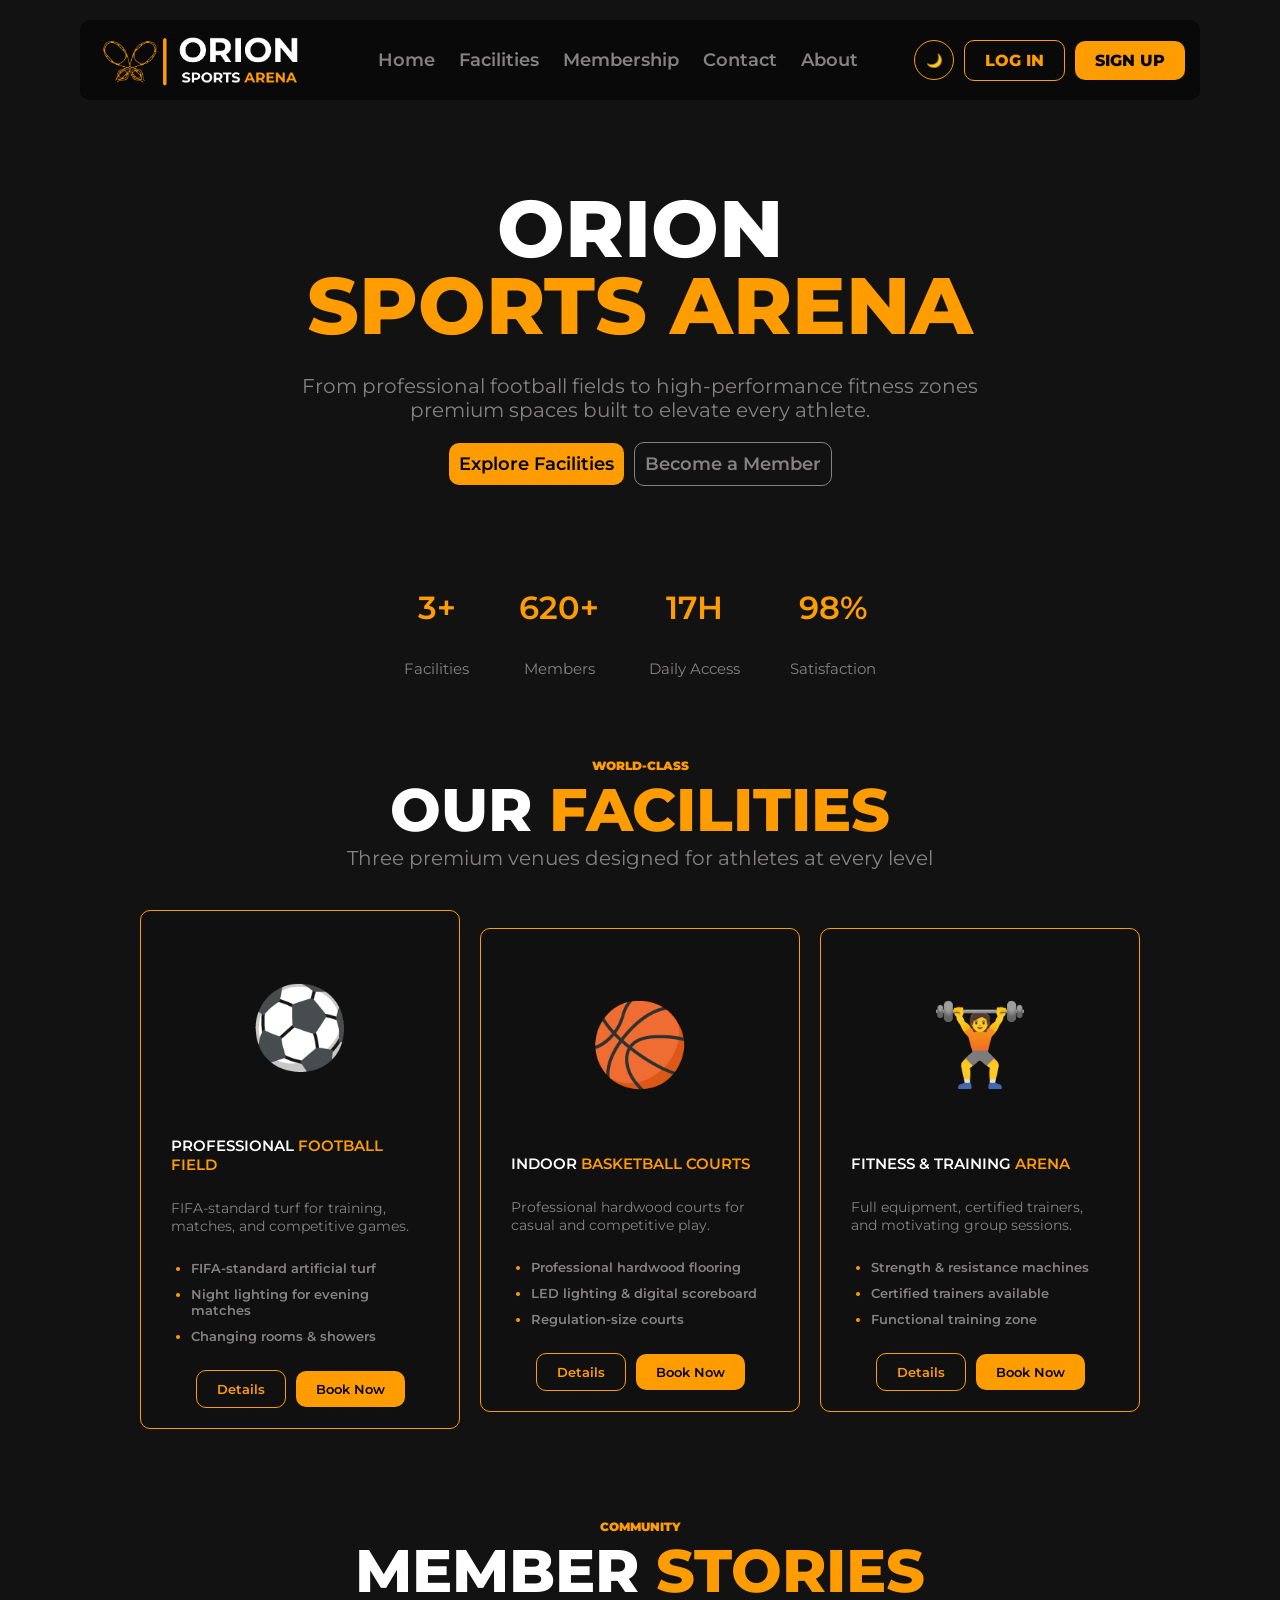
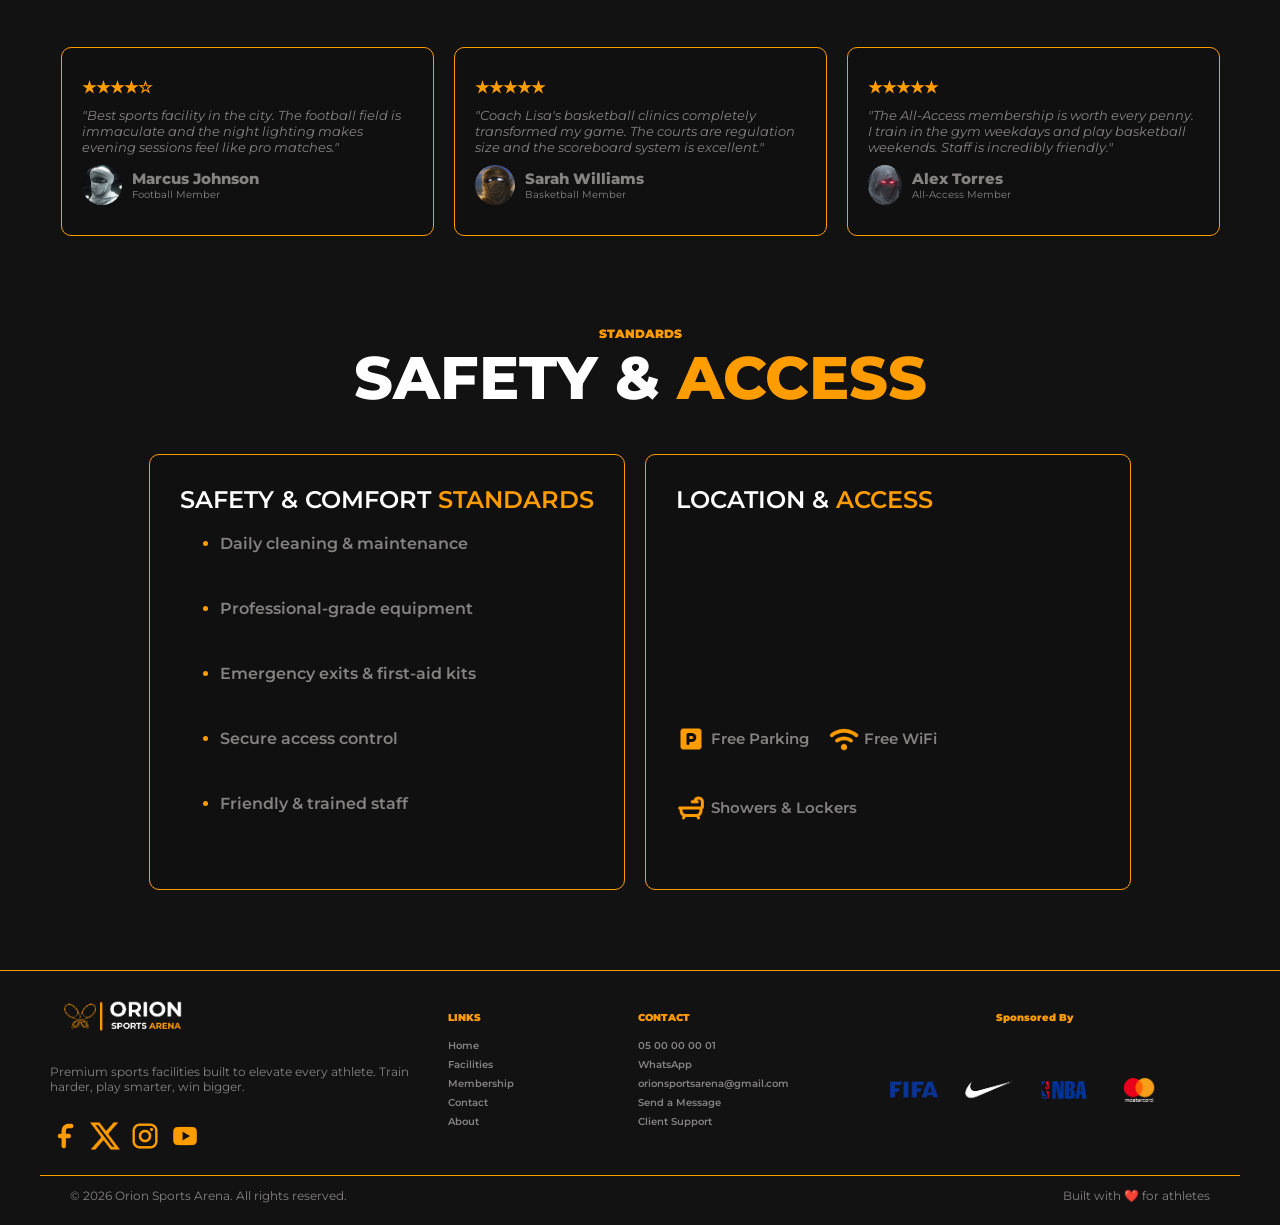
<file: index.html>
<!doctype html>
<html lang="en">
  <head>
    <meta charset="UTF-8" />
    <link rel="stylesheet" href="navfooterstyle.css" />
    <link rel="icon" href="./Images/Logo/Big.png" />
    <meta name="viewport" content="width=device-width, initial-scale=1.0" />
    <title>Orion Sports Arena</title>
    <script src="https://ajax.googleapis.com/ajax/libs/jquery/3.7.1/jquery.min.js"></script>
    <style>
      /*------------------------ Header -----------------------*/
.header {
    display: flex;
    flex-direction: column;
    gap: 60px;
    padding: 10px;
    margin: auto;
    justify-content: center;
    align-items: center;
}
.header .header-text {
    display: flex;
    flex-direction: column;
    justify-content: center;
    align-items: center;
    gap: 20px;
    padding: 10px;
}
.header .header-text h1 {
    color: var(--text-white);
    font-size: 80px;
    font-weight: 800;
    font-style: normal;
    margin: 0;
}
.header .header-text h1:nth-of-type(2) {
    color: var(--primary-color);
    margin-top: -40px;
}
.header .header-text p {
    color: var(--text-color);
    font-size: 20px;
    font-weight: 400;
    font-style: normal;
    text-align: center;
    margin: 0;
}
.header-button {
    width: 100%;
    height: fit-content;
    display: flex;
    align-items: center;
    justify-content: center;
    gap: 10px;
}
.header-button a {
    color: black;
    text-decoration: none;
    border-radius: 10px;
    width: fit-content;
    font-size: 18px;
    font-weight: 600;
    font-style: normal;
    text-align: center;
    height: fit-content;
    padding: 10px;
}
.header-button a:first-child {
    background-color: var(--primary-color);
    transition: all ease 0.3s;
}
.header-button a:first-child:hover {
    box-shadow: 0 5px 10px #ff9d0050;
}
.header-button a:nth-child(2) {
    border: solid 1px var(--text-color);
    color: var(--text-color);
    transition: all ease 0.3s;
}
.header-button a:nth-child(2):hover {
    background-color: #ff9d0010;
    color: var(--primary-color);
    border: solid 1px var(--primary-color);
}
#stats {
    display: flex;
    gap: 50px;
    width: fit-content;
    justify-content: center;
    align-items: center;
    height: fit-content;
    margin: 0 auto;
}
#stats div {
    display: flex;
    flex-direction: column;
    justify-content: center;
    align-items: center;
}
#stats div .sts {
    color: var(--primary-color);
    font-size: 32px;
    font-weight: 600;
    font-style: normal;
    width: fit-content;
    height: fit-content;
    margin: 0;
}
#stats div:not(:first-child) {
    color: var(--text-color);
    font-size: 15px;
    font-weight: 400;
    font-style: normal;
}
/*------------------------ Main -----------------------*/


/*------------------------ Section1 -----------------------*/
#section1 {
    display: flex;
    flex-direction: column;
    gap: 30px;
    padding: 10px 0px;
    align-items: center;
    justify-content: center;
    height: fit-content;
}
#section1 .section_content {
    width: 100%;
    height: fit-content;
    display: flex;
    gap: 20px;
    padding: 10px 0;
    align-items: center;
    justify-content: center;
}
#section1 .section_content .boxs {
    display: flex;
    flex-direction: column;
    gap: 25px;
    padding: 30px;
    width: 320px;
    height: fit-content;
    background-color: var(--boxbg-color);
    border-radius: 10px;
    border: solid 0.5px #FF9D00;
    align-items: center;
    justify-content: center;
}

#section1 .section_content .boxs p:first-of-type {
    width: 100%;
    height: 170px;
    text-align: center;
    align-content: center;
    font-size: 80px;
    font-weight: 900;
    margin: 0;
}
#section1 .section_content .boxs h1 {
    width: 100%;
    text-transform: uppercase;
    font-size: 15px;
    font-weight: 600;
    color: var(--primary-color);
    margin: 0;
}
#section1 .section_content .boxs h1 span {
    color: var(--text-white);
}
#section1 .section_content .boxs p:nth-of-type(2) {
    width: 100%;
    text-transform: none;
    font-size: 14px;
    font-weight: 400;
    color: var(--text-color);
    margin: 0;
}
#section1 .section_content .boxs ul {
    list-style-type: disc;
    width: 100%;
    padding-left: 20px;
    margin: 0;
}
#section1 .section_content .boxs ul li {
    color: var(--text-color);
    font-size: 13px;
    font-weight: 600;
    margin-bottom: 10px;
}
#section1 .section_content .boxs ul li::marker {
    color: var(--primary-color);
}
#section1 .section_content .boxs #btns {
    width: 100%;
    height: fit-content;
    display: flex;
    gap: 10px;
    justify-content: center;
    align-items: center;
}
#section1 .section_content .boxs #btns .details a {
    color: var(--primary-color);
    background-color: transparent;
    border-radius: 10px;
    border: 1px solid var(--primary-color);
    font-size: 13px;
    font-weight: 600;
    width: fit-content;
    height: fit-content;
    padding: 10px 20px;
    text-align: center;
    text-decoration: none;
    transition: all ease 0.3s;
}
#section1 .section_content .boxs #btns .details a:hover {
    background-color: #ff9d0010;
}
#section1 .section_content .boxs #btns .booknow a {
    color: black;
    background-color: var(--primary-color);
    border-radius: 10px;
    font-size: 13px;
    font-weight: 600;
    width: fit-content;
    height: fit-content;
    padding: 10px 20px;
    text-align: center;
    text-decoration: none;
    transition: all ease 0.3s;
}
#section1 .section_content .boxs #btns .booknow a:hover {
    box-shadow: 0 5px 10px #ff9d0050;
}
/*------------------------ Section2 -----------------------*/
#section2 {
    display: flex;
    flex-direction: column;
    gap: 30px;
    padding: 10px 0px;
    align-items: center;
    justify-content: center;
    height: fit-content;
    width: 100%;
    overflow: hidden;
}
#section2 #section_content_holder {
    width: 100%;
    display: flex;
    position: relative;
    justify-content: center;
    align-items: center;
}
#section2 .section_content {
    width: max-content;
    height: fit-content;
    display: flex;
    gap: 20px;
    padding: 10px 0;
    justify-content: flex-start;
}
#section2 .section_content .boxs1 {
    display: flex;
    max-width: 100%;
    min-width: 373px;
    flex-direction: column;
    gap: 10px;
    padding: 30px 20px;
    width: 320px;
    height: fit-content;
    background-color: var(--boxbg-color);
    border-radius: 10px;
    border: solid 0.5px #FF9D00;
    align-items: center;
    justify-content: center;
}

#section2 .section_content .boxs1 p:first-of-type {
    color: var(--primary-color);
    width: 100%;
    height: fit-content;
    text-align: start;
    font-size: 16px;
    font-weight: 900;
    margin: 0;
}
#section2 .section_content .boxs1 p:nth-of-type(2) {
    width: 100%;
    text-transform: none;
    font-size: 13px;
    font-weight: 400;
    font-style: italic;
    color: var(--text-color);
    margin: 0;
}
#section2 .section_content .boxs1 .profile {
    display: flex;
    width: 100%;
    flex-direction: row;
    gap: 10px;
    height: fit-content;
    align-items: center;
    justify-content: center;
}
#section2 .section_content .boxs1 .profile img {
    width: 40px;
    height: 40px;
    border-radius: 50%;
}
#section2 .section_content .boxs1 .profile .profile_description {
    display: flex;
    flex-direction: column;
    width: 100%;
    height: fit-content;
    align-items: flex-start;
    justify-content: center;
}
#section2 .section_content .boxs1 .profile .profile_description p:first-of-type {
    font-size: 15px;
    font-weight: 800;
    color: var(--text-color);
}
#section2 .section_content .boxs1 .profile .profile_description p:nth-of-type(2) {
    font-size: 10px;
    font-weight: 400;
    font-style: normal;
}
/*------------------------ Section3 -----------------------*/
#section3 {
    display: flex;
    flex-direction: column;
    gap: 30px;
    padding: 10px 0px;
    align-items: center;
    justify-content: center;
    height: fit-content;
}
#section3 .section_content {
    width: 100%;
    height: fit-content;
    display: flex;
    gap: 20px;
    padding: 10px 20px;
    justify-content: center;
}
#section3 .section_content .boxs2 {
    display: flex;
    width: fit-content;
    flex-direction: column;
    gap: 20px;
    padding: 30px;
    background-color: var(--boxbg-color);
    border-radius: 10px;
    border: solid 0.5px #FF9D00;
    align-items: center;
    justify-content: flex-start;
}

#section3 .section_content .boxs2 h1 {
    color: var(--primary-color);
    text-transform: uppercase;
    width: 100%;
    height: fit-content;
    text-align: start;
    font-size: 24px;
    font-weight: 600;
    margin: 0;
}
#section3 .section_content .boxs2 h1 span {
    color: var(--text-white);
}
#section3 .section_content .boxs2_1 ul {
    list-style-type: disc;
    width: 100%;
    margin: 0;
}
#section3 .section_content .boxs2_1 ul li {
    color: var(--text-color);
    font-size: 16px;
    font-weight: 600;
    margin-bottom: 46px;
}
#section3 .section_content .boxs2_1 ul li::marker {
    color: var(--primary-color);
}
#section3 .section_content .boxs2_2 iframe {
    width: 404px;
    height: 160px;
    border-radius: 10px;
}
#section3 .section_content .boxs2_2 #access {
    width: 424px;
    height: fit-content;
    display: flex;
    flex-wrap: wrap;
    gap: 20px;
}
#section3 .section_content .boxs2_2 #access .access {
    width: fit-content;
    height: fit-content;
    display: flex;
    align-items: center;
    justify-content: center;
    gap: 5px;
}
#section3 .section_content .boxs2_2 #access .access img {
    width: 30px;
    height: 30px;
}
#section3 .section_content .boxs2_2 #access .access p {
    font-size: 15px;
    font-weight: 600;
    color: var(--text-color);
}
/*-------------------Media queray -------------------*/
@media (max-width: 500px) {
  .header {
    width: 100%;
    display: flex;
    flex-direction: column;
    gap: 1px;
    padding: 10px;
    margin: auto;
    justify-content: center;
    align-items: center;
}
.header .header-text {
    display: flex;
    flex-direction: column;
    justify-content: center;
    align-items: center;
    gap: 20px;
    padding: 10px;
}
.header-button a {
    font-size: 12px;
}
.header .header-text h1 {
    color: var(--text-white);
    font-size: 40px;
    font-weight: 800;
    font-style: normal;
    margin: 0;
}
.header .header-text h1:nth-of-type(2) {
    color: var(--primary-color);
    margin-top: -20px;
}
.header .header-text p {
    color: var(--text-color);
    font-size: 15px;
    font-weight: 400;
    font-style: normal;
    text-align: center;
    margin: 0;
}
#stats {
    display: flex;
    gap: 20px;
    width: fit-content;
    justify-content: center;
    align-items: center;
    height: fit-content;
    margin: 0 auto;
}
#stats div {
    display: flex;
    flex-direction: column;
    justify-content: center;
    align-items: center;
}
#stats div .sts {
    color: var(--primary-color);
    font-size: 12px;
    font-weight: 600;
    font-style: normal;
    width: fit-content;
    height: fit-content;
    margin: 0;
}
#stats div:not(:first-child) {
    color: var(--text-color);
    font-size: 13px;
    font-weight: 400;
    font-style: normal;
}
/*--------------- Section1 -----------------*/
#section1 {
    display: flex;
    flex-direction: column;
    gap: 30px;
    padding: 10px 0px;
    align-items: center;
    justify-content: center;
    height: fit-content;
}
#section1 .section_content {
    width: 100%;
    height: fit-content;
    display: flex;
    flex-wrap: wrap;
    gap: 20px;
    padding: 10px 0;
    align-items: center;
    justify-content: center;
}
#section1 .section_content .boxs {
    display: flex;
    flex-direction: column;
    gap: 25px;
    padding: 30px;
    width: 320px;
    height: fit-content;
    background-color: var(--boxbg-color);
    border-radius: 10px;
    border: solid 0.5px #FF9D00;
    align-items: center;
    justify-content: center;
}

#section1 .section_content .boxs p:first-of-type {
    width: 100%;
    height: 170px;
    text-align: center;
    align-content: center;
    font-size: 80px;
    font-weight: 900;
    margin: 0;
}
#section1 .section_content .boxs h1 {
    width: 100%;
    text-transform: uppercase;
    font-size: 15px;
    font-weight: 600;
    color: var(--primary-color);
    margin: 0;
}
#section1 .section_content .boxs h1 span {
    color: var(--text-white);
}
#section1 .section_content .boxs p:nth-of-type(2) {
    width: 100%;
    text-transform: none;
    font-size: 14px;
    font-weight: 400;
    color: var(--text-color);
    margin: 0;
}
#section1 .section_content .boxs ul {
    list-style-type: disc;
    width: 100%;
    padding-left: 20px;
    margin: 0;
}
#section1 .section_content .boxs ul li {
    color: var(--text-color);
    font-size: 13px;
    font-weight: 600;
    margin-bottom: 10px;
}
#section1 .section_content .boxs ul li::marker {
    color: var(--primary-color);
}
#section1 .section_content .boxs #btns {
    width: 100%;
    height: fit-content;
    display: flex;
    gap: 10px;
    justify-content: center;
    align-items: center;
}
#section1 .section_content .boxs #btns .details a {
    color: var(--primary-color);
    background-color: transparent;
    border-radius: 10px;
    border: 1px solid var(--primary-color);
    font-size: 13px;
    font-weight: 600;
    width: fit-content;
    height: fit-content;
    padding: 10px 20px;
    text-align: center;
    text-decoration: none;
    transition: all ease 0.3s;
}
#section1 .section_content .boxs #btns .details a:hover {
    background-color: #ff9d0010;
}
#section1 .section_content .boxs #btns .booknow a {
    color: black;
    background-color: var(--primary-color);
    border-radius: 10px;
    font-size: 13px;
    font-weight: 600;
    width: fit-content;
    height: fit-content;
    padding: 10px 20px;
    text-align: center;
    text-decoration: none;
    transition: all ease 0.3s;
}
#section1 .section_content .boxs #btns .booknow a:hover {
    box-shadow: 0 5px 10px #ff9d0050;
}
#section2 .section_content {
    flex-wrap: wrap;
    justify-content: center;
    align-items: center;
}
#section3 .section_content {
    width: 100%;
    height: fit-content;
    display: flex;
    flex-wrap: wrap;
    gap: 20px;
    padding: 10px 20px;
    justify-content: center;
}
#section3 .section_content .boxs2 {
    display: flex;
    width: 100%;
    flex-direction: column;
    gap: 20px;
    padding: 30px;
    background-color: var(--boxbg-color);
    border-radius: 10px;
    border: solid 0.5px #FF9D00;
    align-items: center;
    justify-content: flex-start;
}

#section3 .section_content .boxs2 h1 {
    font-size: 20px;
}
#section3 .section_content .boxs2_1 ul li {
    font-size: 12px;
    margin-bottom: 20px;
}
#section3 .section_content .boxs2_2 iframe {
    width: 100%;
    height: 160px;
    border-radius: 10px;
}
#section3 .section_content .boxs2_2 #access {
    width: 100%;
    height: fit-content;
    display: flex;
    flex-wrap: wrap;
    gap: 20px;
}
#section3 .section_content .boxs2_2 #access .access {
    width: fit-content;
    height: fit-content;
    display: flex;
    align-items: center;
    justify-content: center;
    gap: 5px;
}
#section3 .section_content .boxs2_2 #access .access img {
    width: 20px;
    height: 20px;
}
#section3 .section_content .boxs2_2 #access .access p {
    font-size: 12px;
}
}
    </style>
  </head>

  <body>
    <div id="page">
      <nav>
      <div class="logo">
        <a href="index.html"><img src="./Images/Logo/Small.png" alt="Logo" /></a>
        <div>
          <button class="theme1">🌙</button>
          <div class="hamburger">☰</div>
        </div>
      </div>
      <div class="nav-links">
        <a href="index.html">Home</a>
        <a href="facilities.html">Facilities</a>
        <a href="membership.html">Membership</a>
        <a href="contact.html">Contact</a>
        <a href="about.html">About</a>
      </div>
      <div class="nav-act">
        <button class="theme">🌙</button>
        <a href="#">LOG IN</a>
        <a href="#">SIGN UP</a>
      </div>
      <div id="hamburger">☰</div>
    </nav>
    <div class="header">
      <div class="header-text">
        <h1>ORION</h1>
        <h1>SPORTS ARENA</h1>
        <p>
          From professional football fields to high-performance fitness zones<br />
          premium spaces built to elevate every athlete.
        </p>
        <div class="header-button">
          <a href="facilities.html" class="a1">Explore Facilities</a>
          <a href="membership.html" class="a1">Become a Member</a>
        </div>
      </div>
      <div id="stats">
        <div>
          <div class="sts">
            <p>3+</p>
          </div>
          <div>Facilities</div>
        </div>
        <div>
          <div class="sts">
            <p>620+</p>
          </div>
          <div>Members</div>
        </div>
        <div>
          <div class="sts">
            <p>17H</p>
          </div>
          <div>Daily Access</div>
        </div>
        <div>
          <div class="sts">
            <p>98%</p>
          </div>
          <div>Satisfaction</div>
        </div>
      </div>
    </div>
    <div id="section1">
      <div class="title_section">
        <p>World-Class</p>
        <h1><span>Our</span> Facilities</h1>
        <p>Three premium venues designed for athletes at every level</p>
      </div>
      <div class="section_content">
        <div class="boxs">
          <p>⚽</p>
          <h1><span>Professional</span> Football Field</h1>
          <p>
            FIFA-standard turf for training, matches, and competitive games.
          </p>
          <ul>
            <li>FIFA-standard artificial turf</li>
            <li>Night lighting for evening matches</li>
            <li>Changing rooms & showers</li>
          </ul>
          <div id="btns">
            <div class="details">
              <a href="facilities.html">Details</a>
            </div>
            <div class="booknow">
              <a href="membership.html">Book Now</a>
            </div>
          </div>
        </div>
        <div class="boxs">
          <p>🏀</p>
          <h1><span>Indoor</span> Basketball Courts</h1>
          <p>Professional hardwood courts for casual and competitive play.</p>
          <ul>
            <li>Professional hardwood flooring</li>
            <li>LED lighting & digital scoreboard</li>
            <li>Regulation-size courts</li>
          </ul>
          <div id="btns">
            <div class="details">
              <a href="facilities.html">Details</a>
            </div>
            <div class="booknow">
              <a href="membership.html">Book Now</a>
            </div>
          </div>
        </div>
        <div class="boxs">
          <p>🏋️</p>
          <h1><span>Fitness & Training</span> Arena</h1>
          <p>
            Full equipment, certified trainers, and motivating group sessions.
          </p>
          <ul>
            <li>Strength & resistance machines</li>
            <li>Certified trainers available</li>
            <li>Functional training zone</li>
          </ul>
          <div id="btns">
            <div class="details">
              <a href="facilities.html">Details</a>
            </div>
            <div class="booknow">
              <a href="membership.html">Book Now</a>
            </div>
          </div>
        </div>
      </div>
    </div>
    <div id="section2">
      <div class="title_section">
        <p>Community</p>
        <h1><span>Member</span> Stories</h1>
      </div>
      <div id="section_content_holder">
        <div class="section_content">
          <div class="boxs1">
            <p>★★★★☆</p>
            <p>
              "Best sports facility in the city. The football field is
              immaculate and the night lighting makes evening sessions feel like
              pro matches."
            </p>
            <div class="profile">
              <img src="./Images/Profiles/1.jfif" alt="profile" />
              <div class="profile_description">
                <p>Marcus Johnson</p>
                <p>Football Member</p>
              </div>
            </div>
          </div>
          <div class="boxs1">
            <p>★★★★★</p>
            <p>
              "Coach Lisa's basketball clinics completely transformed my game.
              The courts are regulation size and the scoreboard system is
              excellent."
            </p>
            <div class="profile">
              <img src="./Images/Profiles/2.jfif" alt="profile" />
              <div class="profile_description">
                <p>Sarah Williams</p>
                <p>Basketball Member</p>
              </div>
            </div>
          </div>
          <div class="boxs1">
            <p>★★★★★</p>
            <p>
              "The All-Access membership is worth every penny. I train in the
              gym weekdays and play basketball weekends. Staff is incredibly
              friendly."
            </p>
            <div class="profile">
              <img src="./Images/Profiles/3.jfif" alt="profile" />
              <div class="profile_description">
                <p>Alex Torres</p>
                <p>All-Access Member</p>
              </div>
            </div>
          </div>
        </div>
      </div>
    </div>
    <div id="section3">
      <div class="title_section">
        <p>Standards</p>
        <h1><span>Safety &</span> Access</h1>
      </div>
      <div class="section_content">
        <div class="boxs2 boxs2_1">
          <h1><span>Safety & Comfort</span> Standards</h1>
          <ul>
            <li>Daily cleaning & maintenance</li>
            <li>Professional-grade equipment</li>
            <li>Emergency exits & first-aid kits</li>
            <li>Secure access control</li>
            <li>Friendly & trained staff</li>
          </ul>
        </div>
        <div class="boxs2 boxs2_2">
          <h1><span>Location &</span> Access</h1>
          <iframe
            src="https://www.google.com/maps/embed?pb=!1m14!1m12!1m3!1d1692.9990379233518!2d-4.445681826477792!3d31.933809597516326!2m3!1f0!2f0!3f0!3m2!1i1024!2i768!4f13.1!5e0!3m2!1sen!2sma!4v1775774339367!5m2!1sen!2sma"
            style="border: 0"
            allowfullscreen=""
            loading="lazy"
            referrerpolicy="no-referrer-when-downgrade">
          </iframe>
          <div id="access">
            <div class="access">
              <img src="./Images/Location/parking.png" alt="access" />
              <p>Free Parking</p>
            </div>
            <div class="access">
              <img src="./Images/Location/wifi.png" alt="access" />
              <p>Free WiFi</p>
            </div>
            <div class="access">
              <img src="./Images/Location/shower.png" alt="access" />
              <p>Showers & Lockers</p>
            </div>
          </div>
        </div>
      </div>
    </div>
    <footer>
      <div id="footer_content">
        <div id="info">
          <img src="./Images/Logo/Small.png" alt="logo">
          <p>Premium sports facilities built to elevate every athlete. Train harder, play smarter, win bigger.</p>
          <div id="socials">
            <a href="#"><img src="./Images/Footer/socials/facebook.png" alt="facebook"></a>
            <a href="#"><img src="./Images/Footer/socials/twitter.png" alt="x"></a>
            <a href="#"><img src="./Images/Footer/socials/mdi_instagram.png" alt="instagram"></a>
            <a href="#"><img src="./Images/Footer/socials/youtube.png" alt="youtube"></a>
          </div>
        </div>
        <div id="links">
          <div class="links">
            <h1>LINKS</h1>
            <ul>
              <li><a href="#page">Home</a></li>
              <li><a href="facilities.html">Facilities</a></li>
              <li><a href="membership.html">Membership</a></li>
              <li><a href="contact.html">Contact</a></li>
              <li><a href="about.html">About</a></li>
            </ul>
          </div>
          <div class="links">
            <h1>CONTACT</h1>
            <ul>
              <li><a href="#">05 00 00 00 01</a></li>
              <li><a href="#">WhatsApp</a></li>
              <li><a href="#">orionsportsarena@gmail.com</a></li>
              <li><a href="#">Send a Message</a></li>
              <li><a href="#">Client Support</a></li>
            </ul>
          </div>
        </div>
        <div id="sponsors">
          <h1>Sponsored By</h1>
          <div class="sponsors_images">
            <a href="#"><img src="./Images/Footer/sponsors/fifa.png" alt="fifa" class="w50"></a>
            <a href="#"><img src="./Images/Footer/sponsors/nike.png" alt="nike" class="w80" id="nike"></a>
            <a href="#"><img src="./Images/Footer/sponsors/nba.png" alt="nba" class="w50"></a>
            <a href="#"><img src="./Images/Footer/sponsors/Mastercard.png" alt="mastercard" class="w80"></a>
          </div>
        </div>
      </div>
      <div id="copyright">
        <p>© 2026 Orion Sports Arena. All rights reserved.</p>
        <p>Built with ❤️ for athletes</p>
      </div>
    </footer>
    </div>
    <script src="navfooter.js"></script>
  </body>
</html>
</file>
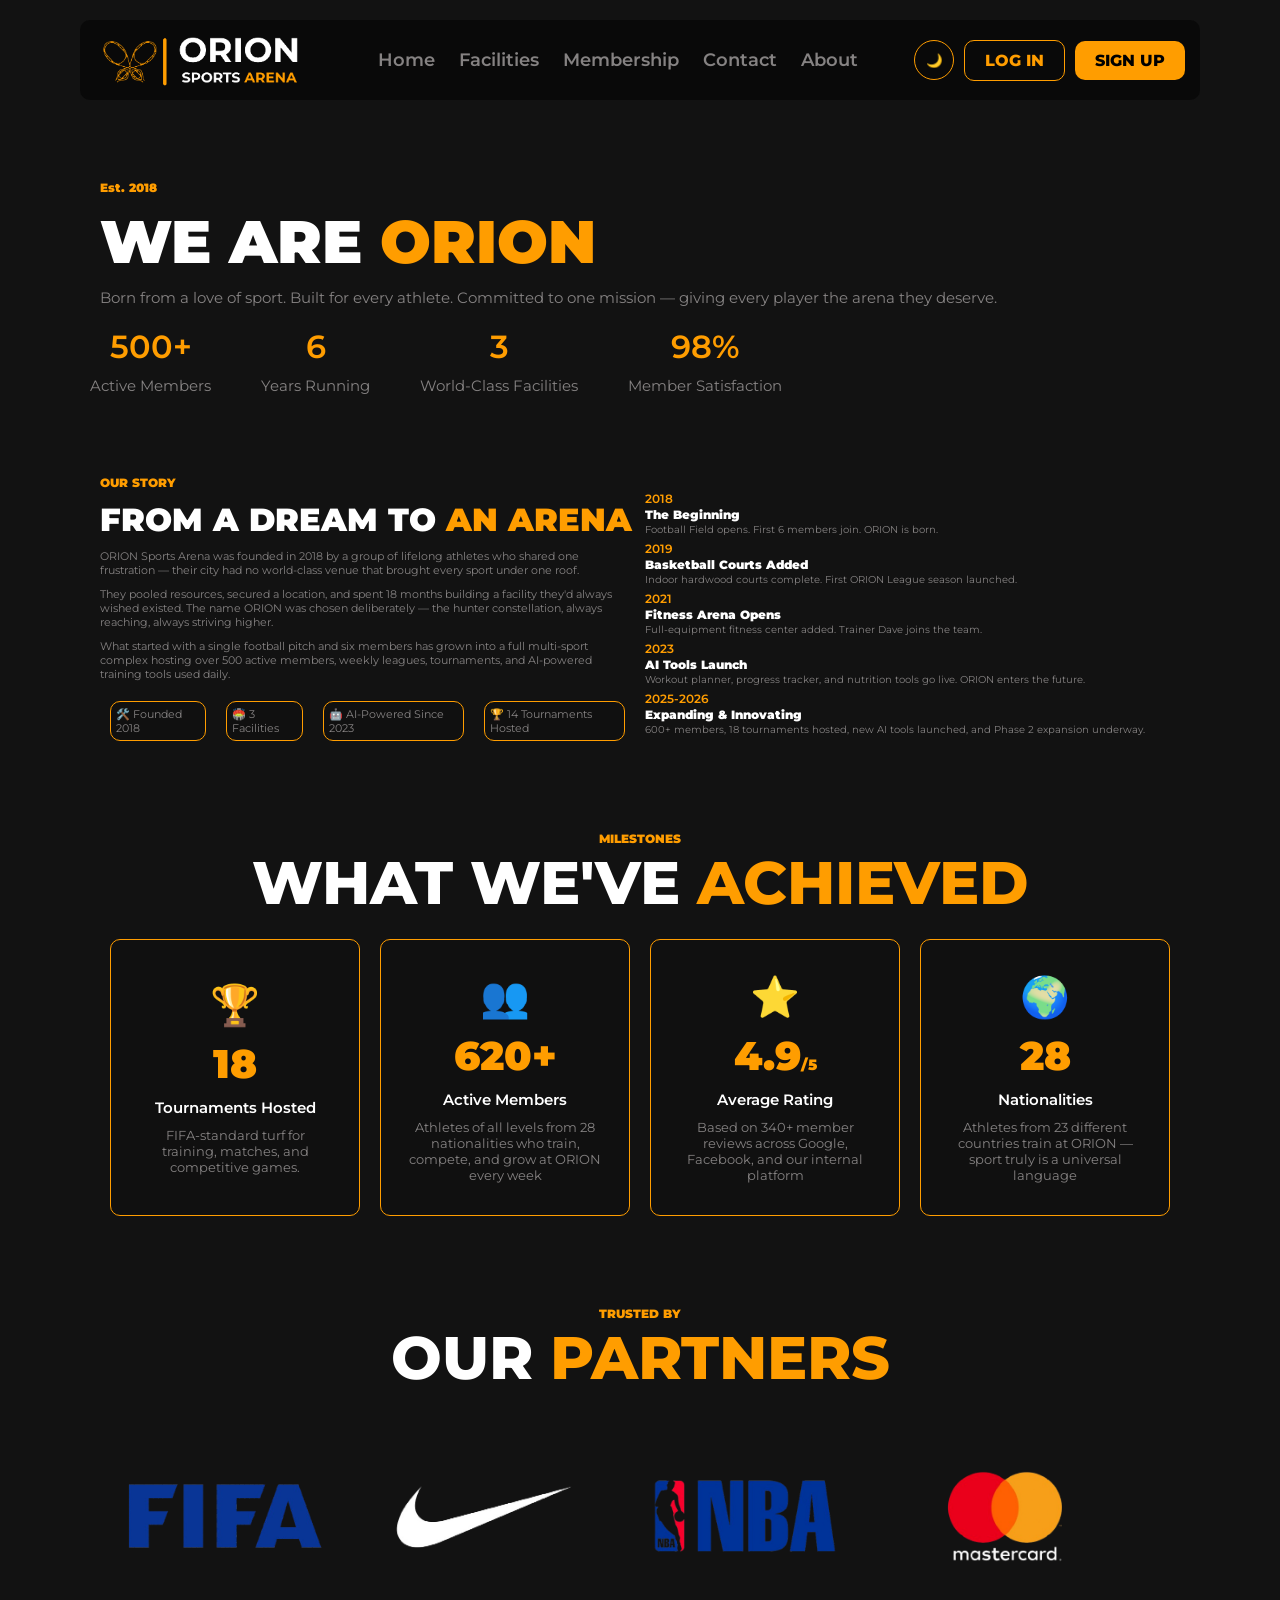
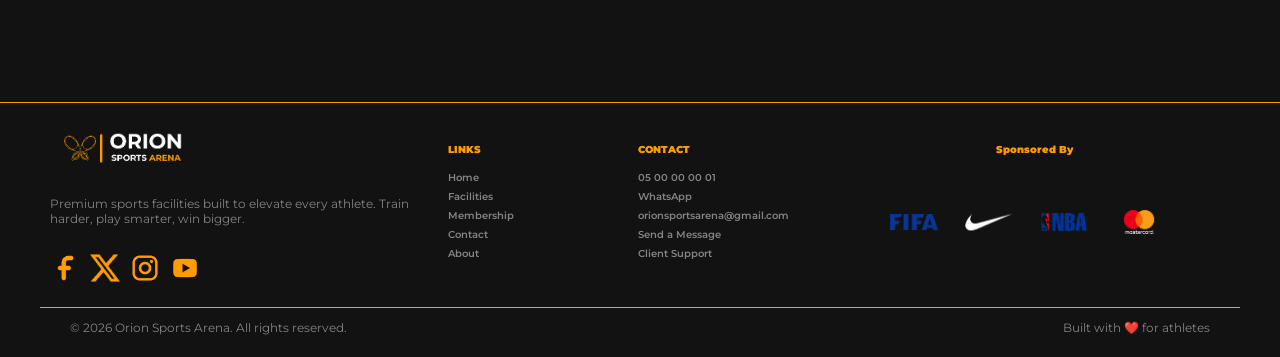
<file: about.html>
<!doctype html>
<html lang="en">
  <head>
    <meta charset="UTF-8" />
    <link rel="stylesheet" href="navfooterstyle.css" />
    <link rel="icon" href="./Images/Logo/Big.png" />
    <meta name="viewport" content="width=device-width, initial-scale=1.0" />
    <title>Orion Sports Arena</title>
    <script src="https://ajax.googleapis.com/ajax/libs/jquery/3.7.1/jquery.min.js"></script>
    <script
      type="module"
      src="https://ka-f.webawesome.com/webawesome@3.5.0/webawesome.loader.js"
    ></script>
    <style>
      section {
    width: 100%;
    height: fit-content;
    display: flex;
    flex-direction: column;
    gap: 60px;
    padding: 0 80px;
}
.header {
    display: flex;
    flex-direction: column;
    flex-wrap: wrap;
    padding: 10px;
    margin: auto;
    justify-content: flex-start;
    align-items: center;
    width: 100%;
    gap: 10px;
}
.header .header-text {
    display: flex;
    flex-direction: column;
    justify-content: center;
    gap: 10px;
    padding: 10px;
    width: 100%;
}
.header .header-text h1 {
    color: var(--primary-color);
    font-size: 12px;
    font-weight: 900;
    font-style: normal;
    margin: 0;
}
.header .header-text h1:nth-of-type(2) {
    margin: 0;
    font-size: 60px;
}
.header .header-text h1:nth-of-type(2) span {
    color: var(--text-white);
}
.header .header-text p {
    color: var(--text-color);
    font-size: 15px;
    font-weight: 400;
    font-style: normal;
    margin: 0;
}
#stats {
    display: flex;
    gap: 50px;
    width: 100%;
    justify-content: flex-start;
    align-items: center;
    height: fit-content;
    margin: 0 auto;
}
#stats div {
    display: flex;
    flex-direction: column;
    justify-content: center;
    align-items: center;
    gap: 10px;
}
#stats div .sts {
    color: var(--primary-color);
    font-size: 32px;
    font-weight: 600;
    font-style: normal;
    width: fit-content;
    height: fit-content;
    margin: 0;
}
#stats div .sts p {
    margin: 0;
}
#stats div:not(:first-child) {
    color: var(--text-color);
    font-size: 15px;
    font-weight: 400;
    font-style: normal;
}
.story {
    display: flex;
    gap: 10px;
    padding: 10px 20px;
    align-items: center;
    justify-content: center;
    width: 100%;
}
.story .real_story {
    display: flex;
    flex-direction: column;
    gap: 10px;
    width: 100%;
}
.story .real_story h6 {
    margin: 0;
    padding: 0;
    font-size: 12px;
    font-weight: 900;
    color: var(--primary-color);
    text-transform: uppercase;
}
.story .real_story h1 {
    margin: 0;
    padding: 0;
    font-size: 32px;
    font-weight: 900;
    color: var(--primary-color);
    text-transform: uppercase;
}
.story .real_story h1 span {
    color: var(--text-white);
}
.story .real_story p {
    margin: 0;
    padding: 0;
    font-size: 11px;
    color: var(--text-color);
}
.story .real_story .story_achiv {
    display: flex;
    gap: 20px;
    padding: 10px;
}
.story .real_story .story_achiv div {
    display: flex;
    align-items: center;
    justify-content: center;
    padding: 5px;
    border-radius: 10px;
    background-color: var(--boxbg-color);
    font-size: 11px;
    color: var(--text-color);
    border: solid 0.5px #FF9D00;
    width: fit-content;
}
.story .events {
    display: flex;
    flex-direction: column;
    gap: 5px;
    width: 100%;
}
.story .events .event {
    display: flex;
    flex-direction: column;
    gap: 1px;
}
.story .events .event h6 {
    font-size: 12px;
    font-weight: 600;
    margin: 0;
    padding: 0;
    color: var(--primary-color);
}
.story .events .event h3 {
    font-size: 12px;
    font-weight: 900;
    margin: 0;
    padding: 0;
    color: var(--text-white);
}
.story .events .event p {
    font-size: 10px;
    margin: 0;
    padding: 0;
    color: var(--text-color);
}
.sections {
    display: flex;
    flex-direction: column;
    gap: 10px;
    padding: 10px;
    justify-content: center;
    align-items: center;
}
.sections .achievements {
    display: flex;
    gap: 20px;
    padding: 10px 0px;
    justify-content: center;
    align-items: center;
    flex-wrap: wrap;
}
.sections .achievements .boxs {
    display: flex;
    flex-direction: column;
    gap: 10px;
    padding: 28px;
    width: 250px;
    height: 277px;
    background-color: var(--boxbg-color);
    border-radius: 10px;
    border: solid 0.5px #FF9D00;
    align-items: center;
    justify-content: center;
}

.sections .achievements .boxs p:first-of-type {
    width: 100%;
    text-align: center;
    align-content: center;
    font-size: 40px;
    font-weight: 900;
    margin: 0;
}
.sections .achievements .boxs p:nth-of-type(2) {
    width: 100%;
    text-align: center;
    align-content: center;
    font-size: 40px;
    font-weight: 900;
    margin: 0;
    color: var(--primary-color);
}
.sections .achievements .boxs p:nth-of-type(2) span {
    font-size: 15px;
}
.sections .achievements .boxs h6 {
    width: 100%;
    text-align: center;
    align-content: center;
    font-size: 15px;
    font-weight: 600;
    margin: 0;
    color: var(--text-white);
}
.sections .achievements .boxs p:nth-of-type(3) {
    width: 100%;
    text-align: center;
    align-content: center;
    font-size: 13px;
    margin: 0;
    color: var(--text-color);
}
.sections .partners {
    display: flex;
    gap: 10px;
    padding: 10px;
    justify-content: center;
    align-items: center;
    flex-wrap: wrap;
}
.sections .partners a img.w200 {
    width: 200px;
}
.sections .partners a img.w300 {
    width: 300px;
}
/*------------------------ Media --------------------*/
@media (max-width: 500px) {
  section {
    gap: 20px;
    padding: 0 15px;
}
.header .header-text {
    padding: 0px;
}
.header .header-text h1 {
    font-size: 10px;
}
.header .header-text h1:nth-of-type(2) {
    font-size: 40px;
}
.header .header-text p {
    font-size: 12px;
}
#stats {
    gap: 15px;
}
#stats div {
    gap: 5px;
}
#stats div .sts {
    font-size: 12px;
}
#stats div:not(:first-child) {
    font-size: 9px;
}
.story {
    flex-wrap: wrap;
    padding: 10px;
}
.story .real_story h6 {
    font-size: 10px;
}
.story .real_story h1 {
    font-size: 22px;
}
.story .real_story p {
    font-size: 10px;
}
.story .real_story .story_achiv {
    gap: 10px;
    padding: 10px 0;
}
.story .real_story .story_achiv div {
    font-size: 10px;
    text-align: center;
}
.story .events {
    gap: 10px;
}
.story .events .event {
    gap: 5px;
}
.story .events .event h6 {
    font-size: 10px;
}
}
    </style>
  </head>
  <body>
    <div id="page">
      <nav>
      <div class="logo">
        <a href="index.html"><img src="./Images/Logo/Small.png" alt="Logo" /></a>
        <div>
          <button class="theme1">🌙</button>
          <div class="hamburger">☰</div>
        </div>
      </div>
      <div class="nav-links">
        <a href="index.html">Home</a>
        <a href="facilities.html">Facilities</a>
        <a href="membership.html">Membership</a>
        <a href="contact.html">Contact</a>
        <a href="about.html">About</a>
      </div>
      <div class="nav-act">
        <button class="theme">🌙</button>
        <a href="#">LOG IN</a>
        <a href="#">SIGN UP</a>
      </div>
      <div id="hamburger">☰</div>
    </nav>
    <section>
      <div class="header">
        <div class="header-text">
          <h1>Est. 2018</h1>
          <h1><span>WE ARE</span> ORION</h1>
          <p>
            Born from a love of sport. Built for every athlete. Committed to one
            mission — giving every player the arena they deserve.
          </p>
        </div>
        <div id="stats">
          <div>
            <div class="sts">
              <p>500+</p>
            </div>
            <div>Active Members</div>
          </div>
          <div>
            <div class="sts">
              <p>6</p>
            </div>
            <div>Years Running</div>
          </div>
          <div>
            <div class="sts">
              <p>3</p>
            </div>
            <div>World-Class Facilities</div>
          </div>
          <div>
            <div class="sts">
              <p>98%</p>
            </div>
            <div>Member Satisfaction</div>
          </div>
        </div>
      </div>
      <div class="story">
        <div class="real_story">
          <h6>Our Story</h6>
          <h1><span>From a Dream to</span> an Arena</h1>
          <p>ORION Sports Arena was founded in 2018 by a group of lifelong athletes who shared one frustration — their city had no world-class venue that brought every sport under one roof.</p>
          <p>They pooled resources, secured a location, and spent 18 months building a facility they'd always wished existed. The name ORION was chosen deliberately — the hunter constellation, always reaching, always striving higher.</p>
          <p>What started with a single football pitch and six members has grown into a full multi-sport complex hosting over 500 active members, weekly leagues, tournaments, and AI-powered training tools used daily.</p>
          <div class="story_achiv">
            <div>🛠️ Founded 2018</div>
            <div>🏟️ 3 Facilities</div>
            <div>🤖 AI-Powered Since 2023</div>
            <div>🏆 14 Tournaments Hosted</div>
          </div>
        </div>
        <div class="events">
          <div class="event">
            <h6>2018</h6>
            <h3>The Beginning</h3>
            <p>Football Field opens. First 6 members join. ORION is born.</p>
          </div>
          <div class="event">
            <h6>2019</h6>
            <h3>Basketball Courts Added</h3>
            <p>Indoor hardwood courts complete. First ORION League season launched.</p>
          </div>
          <div class="event">
            <h6>2021</h6>
            <h3>Fitness Arena Opens</h3>
            <p>Full-equipment fitness center added. Trainer Dave joins the team.</p>
          </div>
          <div class="event">
            <h6>2023</h6>
            <h3>AI Tools Launch</h3>
            <p>Workout planner, progress tracker, and nutrition tools go live. ORION enters the future.</p>
          </div>
          <div class="event">
            <h6>2025-2026</h6>
            <h3>Expanding & Innovating</h3>
            <p>600+ members, 18 tournaments hosted, new AI tools launched, and Phase 2 expansion underway.</p>
          </div>
        </div>
      </div>
      <div class="sections">
        <div class="title_section">
        <p>Milestones</p>
        <h1><span>What We've</span> Achieved</h1>
        </div>
        <div class="achievements">
            <div class="boxs">
          <p>🏆</p>
          <p>18</p>
          <h6>Tournaments Hosted</h6>
          <p>
            FIFA-standard turf for training, matches, and competitive games.
          </p>
        </div>
        <div class="boxs">
          <p>👥</p>
          <p>620+</p>
          <h6>Active Members</h6>
          <p>
            Athletes of all levels from 28 nationalities who train, compete, and grow at ORION every week
          </p>
        </div>
        <div class="boxs">
          <p>⭐</p>
          <p>4.9<span>/5</span></p>
          <h6>Average Rating</h6>
          <p>
            Based on 340+ member reviews across Google, Facebook, and our internal platform
          </p>
        </div>
        <div class="boxs">
          <p>🌍</p>
          <p>28</p>
          <h6>Nationalities</h6>
          <p>
            Athletes from 23 different countries train at ORION — sport truly is a universal language
          </p>
        </div>
        </div>
      </div>
      <div class="sections">
        <div class="title_section">
          <p>Trusted By</p>
          <h1><span>Our</span> Partners</h1>
        </div>
        <div class="partners">
          <a href="#"
            ><img
              src="./Images/Footer/sponsors/fifa.png"
              alt="fifa"
              class="w200"
          /></a>
          <a href="#"
            ><img
              src="./Images/Footer/sponsors/nike.png"
              alt="nike"
              class="w300"
              id="nike_partner"
          /></a>
          <a href="#"
            ><img
              src="./Images/Footer/sponsors/nba.png"
              alt="nba"
              class="w200"
          /></a>
          <a href="#"
            ><img
              src="./Images/Footer/sponsors/Mastercard.png"
              alt="mastercard"
              class="w300"
          /></a>
        </div>
      </div>
    </section>
    <footer>
      <div id="footer_content">
        <div id="info">
          <img src="./Images/Logo/Small.png" alt="logo" />
          <p>
            Premium sports facilities built to elevate every athlete. Train
            harder, play smarter, win bigger.
          </p>
          <div id="socials">
            <a href="#"
              ><img src="./Images/Footer/socials/facebook.png" alt="facebook"
            /></a>
            <a href="#"
              ><img src="./Images/Footer/socials/twitter.png" alt="x"
            /></a>
            <a href="#"
              ><img
                src="./Images/Footer/socials/mdi_instagram.png"
                alt="instagram"
            /></a>
            <a href="#"
              ><img src="./Images/Footer/socials/youtube.png" alt="youtube"
            /></a>
          </div>
        </div>
        <div id="links">
          <div class="links">
            <h1>LINKS</h1>
            <ul>
              <li><a href="index.html">Home</a></li>
              <li><a href="facilities.html">Facilities</a></li>
              <li><a href="membership.html">Membership</a></li>
              <li><a href="contact.html">Contact</a></li>
              <li><a href="#page">About</a></li>
            </ul>
          </div>
          <div class="links">
            <h1>CONTACT</h1>
            <ul>
              <li><a href="#">05 00 00 00 01</a></li>
              <li><a href="#">WhatsApp</a></li>
              <li><a href="#">orionsportsarena@gmail.com</a></li>
              <li><a href="#">Send a Message</a></li>
              <li><a href="#">Client Support</a></li>
            </ul>
          </div>
        </div>
        <div id="sponsors">
          <h1>Sponsored By</h1>
          <div class="sponsors_images">
            <a href="#"
              ><img
                src="./Images/Footer/sponsors/fifa.png"
                alt="fifa"
                class="w50"
            /></a>
            <a href="#"
              ><img
                src="./Images/Footer/sponsors/nike.png"
                alt="nike"
                class="w80"
                id="nike"
            /></a>
            <a href="#"
              ><img
                src="./Images/Footer/sponsors/nba.png"
                alt="nba"
                class="w50"
            /></a>
            <a href="#"
              ><img
                src="./Images/Footer/sponsors/Mastercard.png"
                alt="mastercard"
                class="w80"
            /></a>
          </div>
        </div>
      </div>
      <div id="copyright">
        <p>© 2026 Orion Sports Arena. All rights reserved.</p>
        <p>Built with ❤️ for athletes</p>
      </div>
    </footer>
    </div>
    <script src="navfooter.js"></script>
    <script>
      $(document).ready(function () {});
    </script>
  </body>
</html>
</file>
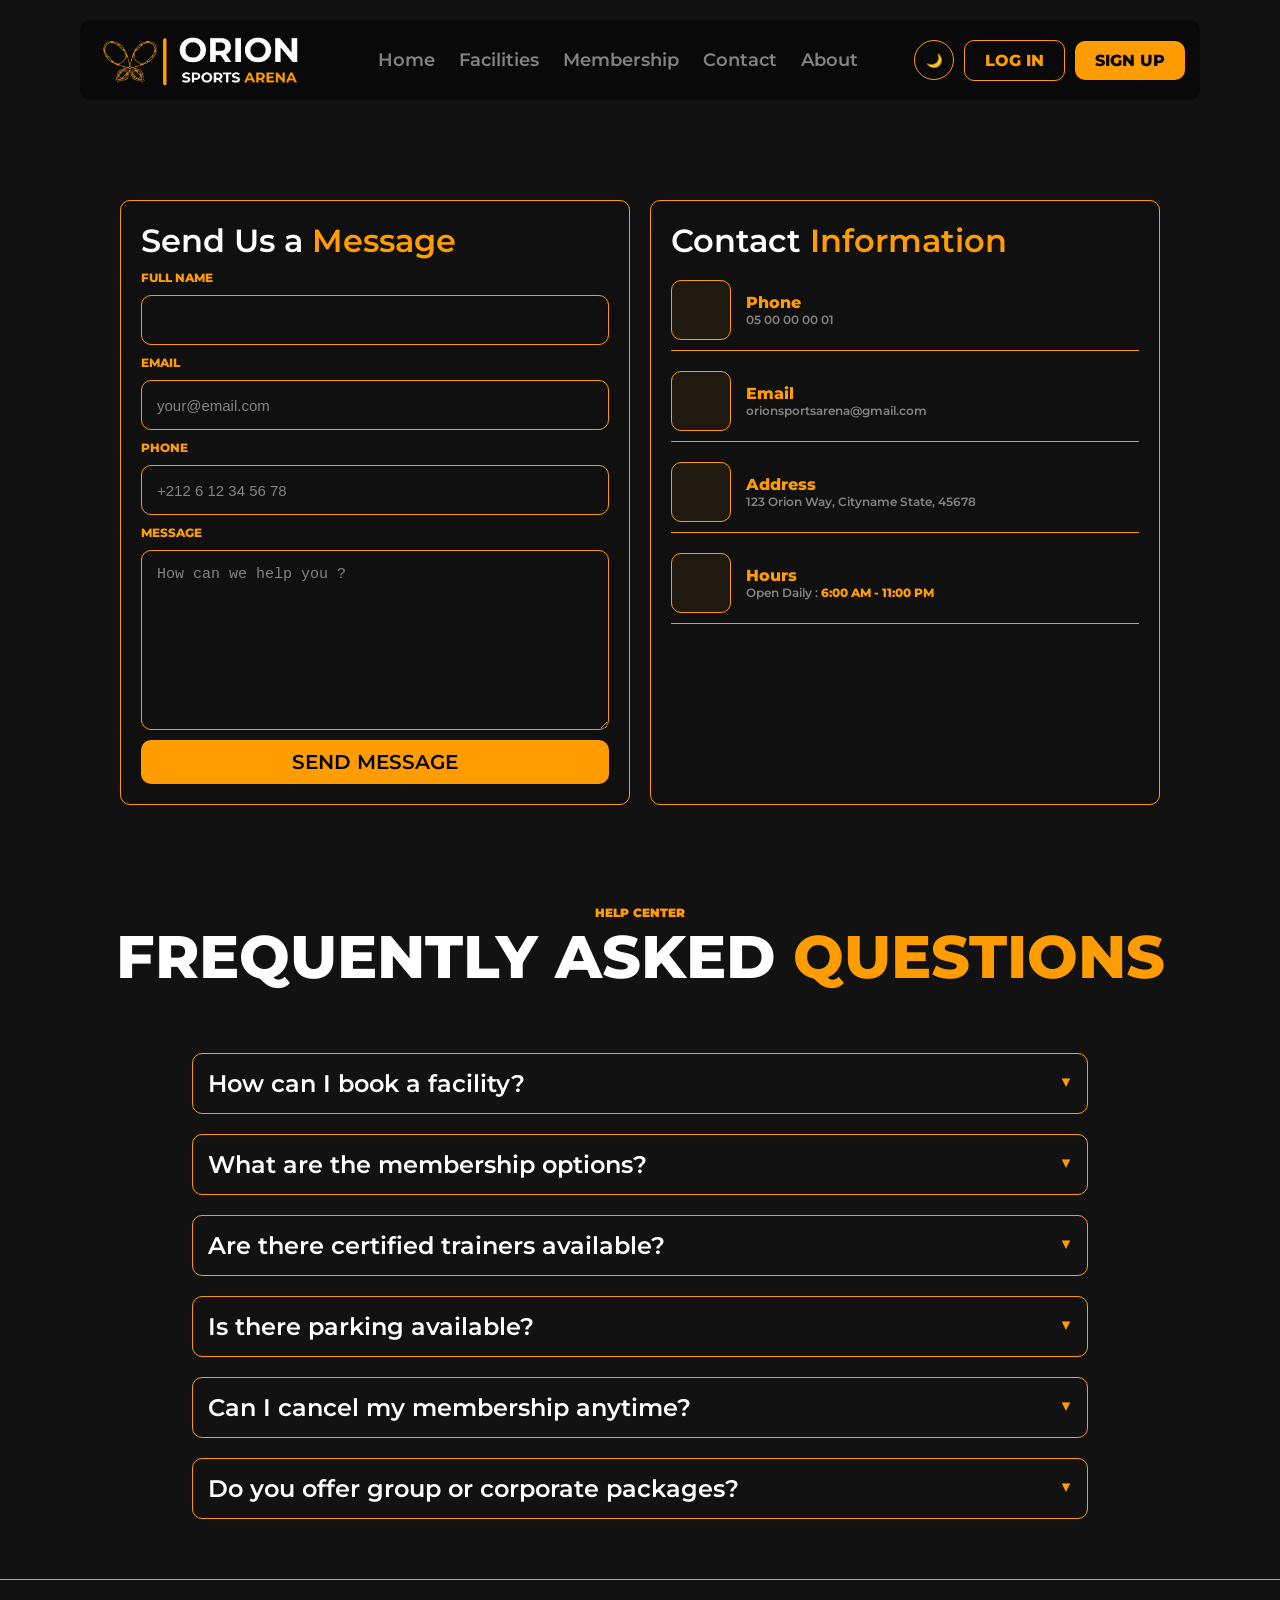
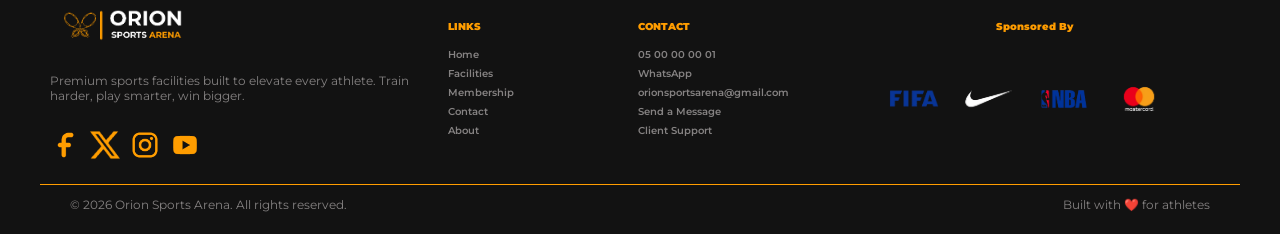
<file: contact.html>
<!doctype html>
<html lang="en">
  <head>
    <meta charset="UTF-8" />
    <link rel="stylesheet" href="navfooterstyle.css" />
    <link rel="icon" href="./Images/Logo/Big.png" />
    <meta name="viewport" content="width=device-width, initial-scale=1.0" />
    <title>Orion Sports Arena</title>
    <script src="https://ajax.googleapis.com/ajax/libs/jquery/3.7.1/jquery.min.js"></script>
    <script type="module" src="https://ka-f.webawesome.com/webawesome@3.5.0/webawesome.loader.js"></script>
    <style>
      section {
    width: 100%;
    height: fit-content;
    display: flex;
    flex-direction: column;
    gap: 60px;
    padding: 0 80px;
}
.contact {
    width: 100%;
    height: fit-content;
    display: flex;
    gap: 20px;
    padding: 40px;
}
.contact .border {
    width: 100%;
    height: fit-content;
    display: flex;
    flex-direction: column;
    gap: 10px;
    padding: 20px;
    border-radius: 10px;
    border: 0.5px solid #FF9D00;
    background-color: var(--boxbg-color);
}
.contact .border h1 {
    font-size: 32px;
    font-weight: 600;
    color: var(--primary-color);
    margin: 0;
    padding: 0;
}
.contact .border h1 span {
    color: var(--text-white);
}
.contact .form h2 {
    color: var(--primary-color);
    font-size: 12px;
    text-transform: uppercase;
    font-weight: 800;
    margin: 0;
    padding: 0;
}
.contact .form input, .contact .form textarea {
    border: 0.5px solid #FF9D00;
    background-color: transparent;
    border-radius: 10px;
    color: var(--text-white);
    font-size: 18px;
    padding: 10px;
}
.contact .form input:focus, .contact .form textarea:focus {
    outline: none;
    box-shadow: 0 5px 5px #ff9d0050;
}
.contact .form input::placeholder, .contact .form textarea::placeholder {
    padding: 5px;
    color: var(--text-color);
    font-size: 15px;
}
.contact .form input {
    height: 50px;
}
.contact .form textarea {
    height: 180px;
}
.contact .form button {
    width: 100%;
    height: fit-content;
    display: flex;
    align-items: center;
    justify-content: center;
    border-radius: 10px;
    background-color: var(--primary-color);
    color: black;
    font-size: 20px;
    font-weight: 600;
    font-family: "Montserrat", sans-serif;
    padding: 10px;
    border: none;
}
.contact .info_boxes {
    display: flex;
    align-items: center;
    padding: 10px 0px;
    gap: 15px;
    border-bottom: 0.5px solid #FF9D00;
}
.contact .info_boxes wa-icon {
    color: #FF9D00;
    width: 60px;
    height: 60px;
    font-size: 20px;
    border: #FF9D00 solid 0.5px;
    border-radius: 10px;
    background-color: #FF9D0010;
}
.contact .info_boxes .text p {
    margin: 0;
    padding: 0;
}
.contact .info_boxes .text p:first-of-type {
    color: var(--primary-color);
    font-size: 16px;
    font-weight: 800;
}
.contact .info_boxes .text p:last-of-type {
    color: var(--text-color);
    font-size: 12px;
    font-weight: 600;
}
.contact .info_boxes .text p span{
    color: var(--primary-color);
    font-weight: 800;
}
.contact iframe {
    border-radius: 10px;
}
.faq {
    display: flex;
    flex-direction: column;
    gap: 20px;
    margin: 0 auto;
    width: 80%;
}
.faq .questions {
    background-color: var(--mainbg-color);
    border: 0.5px solid #FF9D00;
    border-radius: 10px;
}
.faq .questions .main_questions {
    display: flex;
    justify-content: space-between;
    padding: 15px;
    font-size: 24px;
    font-weight: 600;
    color: var(--text-white);
}
.faq .questions .main_questions .arrow {
    font-size: 20px;
    color: var(--primary-color);
    cursor: pointer;
    transition: all ease 0.3s;
}
.faq .questions .desc_questions {
    font-size: 16px;
    font-weight: 600;
    color: var(--text-color);
    padding: 20px;
    background-color: var(--boxbg-color);
    display: none;
}
.rotate {
    transform: rotateZ(180deg);
}
/*----------------------------- Media ---------------------*/
@media (max-width: 500px) {
  section {
    gap: 20px;
    padding: 0 15px;
}
.contact {
    padding: 0px;
    flex-wrap: wrap;
}
.contact .border h1 {
    font-size: 22px;
}
.contact .form h2 {
    font-size: 10px;
}
.contact .form textarea {
    height: 140px;
}
.contact .form button {
    font-size: 15px;
}
.contact .info_boxes wa-icon {
    width: 50px;
    height: 50px;
}
.faq {
    width: 100%;
}
.faq .questions .main_questions {
    font-size: 18px;
}
.faq .questions .main_questions .arrow {
    font-size: 15px;
}
.faq .questions .desc_questions {
    font-size: 13px;
}
}
    </style>
  </head>
  <body>
    <div id="page">
      <nav>
      <div class="logo">
        <a href="index.html"><img src="./Images/Logo/Small.png" alt="Logo" /></a>
        <div>
          <button class="theme1">🌙</button>
          <div class="hamburger">☰</div>
        </div>
      </div>
      <div class="nav-links">
        <a href="index.html">Home</a>
        <a href="facilities.html">Facilities</a>
        <a href="membership.html">Membership</a>
        <a href="contact.html">Contact</a>
        <a href="about.html">About</a>
      </div>
      <div class="nav-act">
        <button class="theme">🌙</button>
        <a href="#">LOG IN</a>
        <a href="#">SIGN UP</a>
      </div>
      <div id="hamburger">☰</div>
    </nav>
    <section>
        <div class="contact">
            <div class="form border">
                <h1><span>Send Us a</span> Message</h1>
                <h2>Full Name</h2>
                <input type="text" name="user">
                <h2>Email</h2>
                <input type="email" name="email" placeholder="your@email.com">
                <h2>Phone</h2>
                <input type="text" name="phone" placeholder="+212 6 12 34 56 78">
                <h2>Message</h2>
                <textarea name="message" placeholder="How can we help you ?"></textarea>
                <button id="send">SEND MESSAGE</button>
            </div>
            <div class="info border">
                <h1><span>Contact</span> Information</h1>
                <div class="info_boxes">
                    <wa-icon name="phone"></wa-icon>
                    <div class="text">
                        <p>Phone</p>
                        <p>05 00 00 00 01</p>
                    </div>
                </div>
                <div class="info_boxes">
                    <wa-icon name="envelope"></wa-icon>
                    <div class="text">
                        <p>Email</p>
                        <p>orionsportsarena@gmail.com</p>
                    </div>
                </div>
                <div class="info_boxes">
                    <wa-icon name="map-pin"></wa-icon>
                    <div class="text">
                        <p>Address</p>
                        <p>123 Orion Way, Cityname State, 45678</p>
                    </div>
                </div>
                <div class="info_boxes">
                    <wa-icon name="clock"></wa-icon>
                    <div class="text">
                        <p>Hours</p>
                        <p>Open Daily : <span>6:00 AM - 11:00 PM</span></p>
                    </div>
                </div>
                <iframe
                src="https://www.google.com/maps/embed?pb=!1m14!1m12!1m3!1d1692.9990379233518!2d-4.445681826477792!3d31.933809597516326!2m3!1f0!2f0!3f0!3m2!1i1024!2i768!4f13.1!5e0!3m2!1sen!2sma!4v1775774339367!5m2!1sen!2sma"
                style="border: 0"
                allowfullscreen=""
                loading="lazy"
                referrerpolicy="no-referrer-when-downgrade">
                </iframe>
            </div>
        </div>
        <div class="title_section">
        <p>Help Center</p>
        <h1><span>Frequently Asked</span> Questions</h1>
        </div>
        <div class="faq">
            <div class="questions">
                <div class="main_questions">
                  How can I book a facility?
                  <div class="arrow">▼</div>
                </div>
                <div class="desc_questions">
                  Book online by clicking "Book a Facility," or call (555) 123-4567 or email us. Bookings are confirmed within 24 hours.
                </div>
            </div>
            <div class="questions">
                <div class="main_questions">
                  What are the membership options?
                  <div class="arrow">▼</div>
                </div>
                <div class="desc_questions">
                  Football ($45/mo), Basketball ($50/mo), Fitness ($40/mo), All-Access Bundle ($99/mo). Each includes unlimited access, weekly sessions, and member events. Annual plans save up to 20%.
                </div>
            </div>
            <div class="questions">
                <div class="main_questions">
                  Are there certified trainers available?
                  <div class="arrow">▼</div>
                </div>
                <div class="desc_questions">
                  Yes! Coach Flick (Football – Tue & Thu), Coach Lisa (Basketball – Wed), Trainer Dave (Fitness Bootcamp – Mon & Sat).
                </div>
            </div>
            <div class="questions">
                <div class="main_questions">
                  Is there parking available?
                  <div class="arrow">▼</div>
                </div>
                <div class="desc_questions">
                  Free on-site parking for all visitors and members, plus showers, lockers, and free WiFi throughout the arena.
                </div>
            </div>
            <div class="questions">
                <div class="main_questions">
                  Can I cancel my membership anytime?
                  <div class="arrow">▼</div>
                </div>
                <div class="desc_questions">
                  Yes — cancel with 30 days notice. We also offer a pause option for up to 3 months per year. No penalty fees!
                </div>
            </div>
            <div class="questions">
                <div class="main_questions">
                  Do you offer group or corporate packages?
                  <div class="arrow">▼</div>
                </div>
                <div class="desc_questions">
                  Absolutely! Custom packages for families, schools, sports clubs, and corporations. Contact us for a tailored quote.
                </div>
            </div>
        </div>
    </section>
    <footer>
      <div id="footer_content">
        <div id="info">
          <img src="./Images/Logo/Small.png" alt="logo">
          <p>Premium sports facilities built to elevate every athlete. Train harder, play smarter, win bigger.</p>
          <div id="socials">
            <a href="#"><img src="./Images/Footer/socials/facebook.png" alt="facebook"></a>
            <a href="#"><img src="./Images/Footer/socials/twitter.png" alt="x"></a>
            <a href="#"><img src="./Images/Footer/socials/mdi_instagram.png" alt="instagram"></a>
            <a href="#"><img src="./Images/Footer/socials/youtube.png" alt="youtube"></a>
          </div>
        </div>
        <div id="links">
          <div class="links">
            <h1>LINKS</h1>
            <ul>
              <li><a href="index.html">Home</a></li>
              <li><a href="facilities.html">Facilities</a></li>
              <li><a href="membership.html">Membership</a></li>
              <li><a href="#page">Contact</a></li>
              <li><a href="about.html">About</a></li>
            </ul>
          </div>
          <div class="links">
            <h1>CONTACT</h1>
            <ul>
              <li><a href="#">05 00 00 00 01</a></li>
              <li><a href="#">WhatsApp</a></li>
              <li><a href="#">orionsportsarena@gmail.com</a></li>
              <li><a href="#">Send a Message</a></li>
              <li><a href="#">Client Support</a></li>
            </ul>
          </div>
        </div>
        <div id="sponsors">
          <h1>Sponsored By</h1>
          <div class="sponsors_images">
            <a href="#"><img src="./Images/Footer/sponsors/fifa.png" alt="fifa" class="w50"></a>
            <a href="#"><img src="./Images/Footer/sponsors/nike.png" alt="nike" class="w80" id="nike"></a>
            <a href="#"><img src="./Images/Footer/sponsors/nba.png" alt="nba" class="w50"></a>
            <a href="#"><img src="./Images/Footer/sponsors/Mastercard.png" alt="mastercard" class="w80"></a>
          </div>
        </div>
      </div>
      <div id="copyright">
        <p>© 2026 Orion Sports Arena. All rights reserved.</p>
        <p>Built with ❤️ for athletes</p>
      </div>
    </footer>
    </div>
    <script src="navfooter.js"></script>
    <script>
      $(document).ready(function(){
        $(".main_questions").click(function() {
            $(this).next(".desc_questions").slideToggle()
            $(this).find(".arrow").toggleClass("rotate")
        });
      });
    </script>
  </body>
</html>
</file>
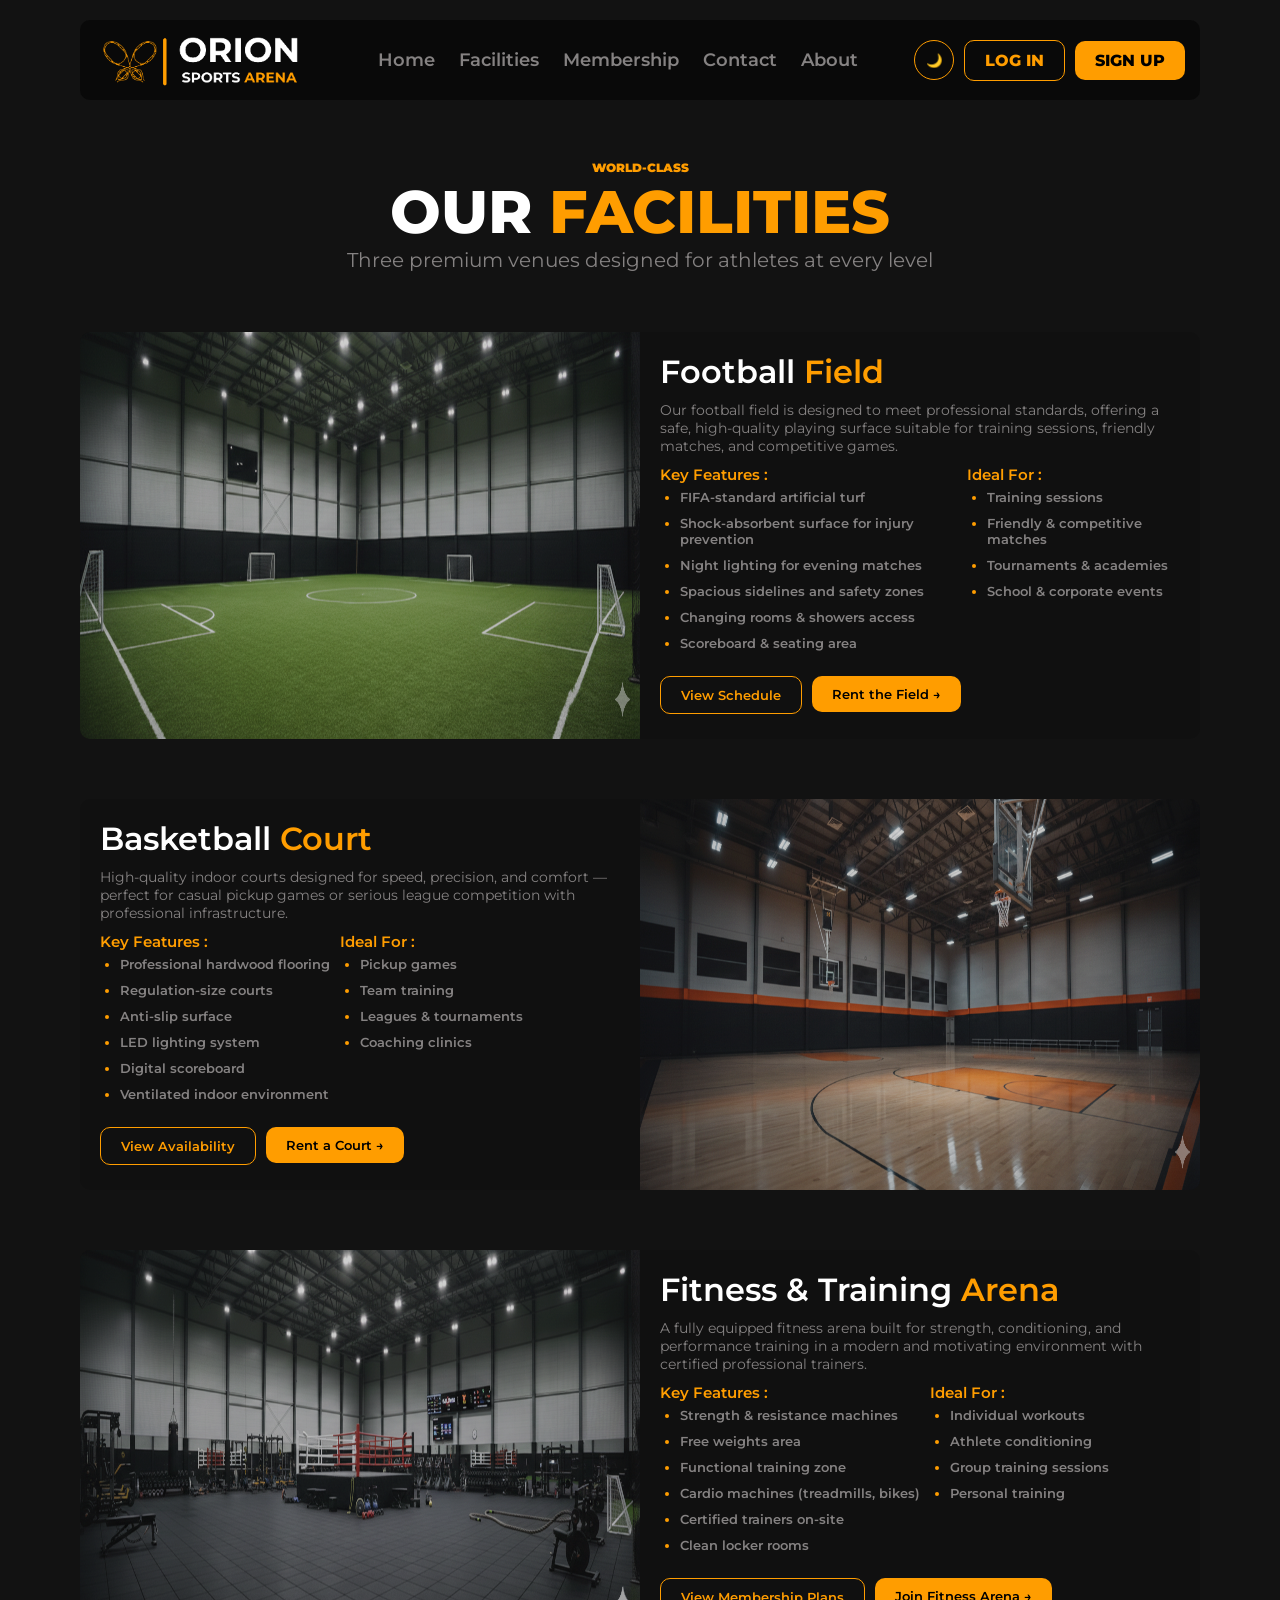
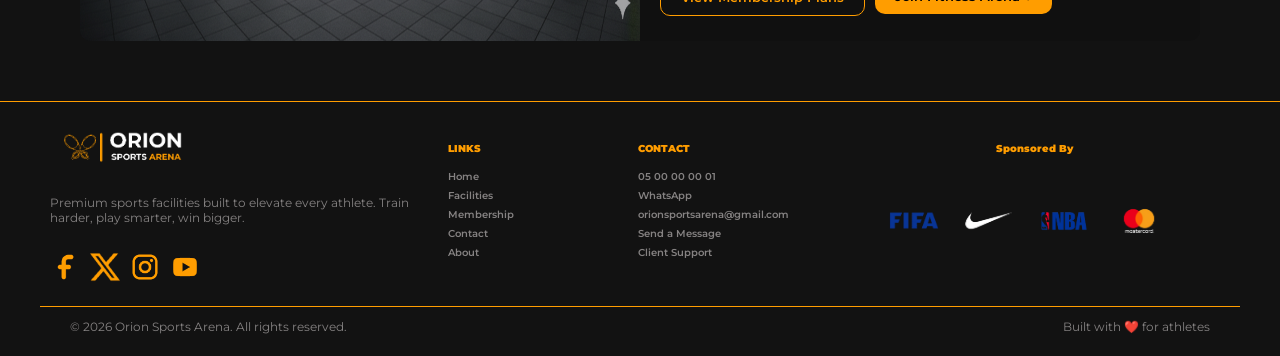
<file: facilities.html>
<!doctype html>
<html lang="en">
  <head>
    <meta charset="UTF-8" />
    <link rel="stylesheet" href="navfooterstyle.css" />
    <link rel="icon" href="./Images/Logo/Big.png" />
    <meta name="viewport" content="width=device-width, initial-scale=1.0" />
    <title>Orion Sports Arena</title>
    <script src="https://ajax.googleapis.com/ajax/libs/jquery/3.7.1/jquery.min.js"></script>
    <style>
      section {
    width: 100%;
    height: fit-content;
    display: flex;
    flex-direction: column;
    gap: 60px;
    padding: 0 80px; 
}
.section_content {
    width: 100%;
    height: fit-content;
    display: flex;
    gap: 0px;
    border-radius: 10px;
    background-color: var(--boxbg-color);
}
.section_content img {
    width: 50%;
    border-radius: 10px 0 0 10px;
    filter: opacity(80%);
}
.section_content:nth-of-type(3) img {
    border-radius: 0 10px 10px 0;
}
.section_content .sub_content {
    display: flex;
    flex-direction: column;
    gap: 10px;
    padding: 20px;
}
.section_content .sub_content h1 {
    font-size: 32px;
    font-weight: 600;
    color: var(--primary-color);
    margin: 0;
    padding: 0;
}
.section_content .sub_content h1 span {
    color: var(--text-white);
}
.section_content .sub_content p {
    color: var(--text-color);
    font-size: 14px;
    margin: 0;
    padding: 0;
}
.section_content .sub_description {
    display: flex;
    gap: 10px;
}
.section_content .sub_description .sub_list {
    display: flex;
    flex-direction: column;
    gap: 5px;
}
.section_content .sub_description .sub_list h1 {
    color: var(--primary-color);
    font-size: 15px;
    font-weight: 600;
}
.section_content .sub_description .sub_list ul {
    list-style-type: disc;
    padding-left: 20px;
    margin: 0;
}
.section_content .sub_description .sub_list ul li {
    color: var(--text-color);
    font-size: 13px;
    font-weight: 600;
    margin-bottom: 10px;
}
.section_content .sub_description .sub_list ul li::marker {
    color: var(--primary-color);
}
.section_content .sub_buttons {
    display: flex;
    padding: 5px 0px;
    gap: 10px;
    align-items: flex-start;
}
.section_content .sub_buttons .sub_btn {
    width: fit-content;
    height: fit-content;
    padding: 10px 20px;
    display: flex;
    align-items: center;
    justify-content: center;
    border-radius: 10px;
    font-size: 13px;
    font-weight: 600;
}
.section_content .sub_buttons .sub_btn1 {
    border: 0.5px solid #FF9D00;
    transition: all ease 0.3s;
}
.section_content .sub_buttons .sub_btn1 a {
  color: #FF9D00;
  text-decoration: none;
  width: 100%;
  height: 100%;
}
.section_content .sub_buttons .sub_btn1:hover {
    background-color: #ff9d0010;
    cursor: pointer;
}
.section_content .sub_buttons .sub_btn2 {
    background-color: #FF9D00;
    color: black;
    transition: all ease 0.3s;
}
.section_content .sub_buttons .sub_btn2:hover {
    box-shadow: 0 5px 10px #ff9d0050;
    cursor: pointer;
}
.overlay {
  width: 100%;
  height: 100vh;
  backdrop-filter: blur(4px);
  background-color: #ffffff05;
  margin: auto;
  display: none;
  justify-content: center;
  align-items: center;
  position: fixed;
}
.border {
    width: 30%;
    height: fit-content;
    display: flex;
    flex-direction: column;
    gap: 10px;
    padding: 20px;
    border-radius: 10px;
    border: 0.5px solid #FF9D00;
    background-color: var(--mainbg-color);
}
.border h1 {
    font-size: 32px;
    font-weight: 600;
    color: var(--primary-color);
    margin: 0;
    padding: 0;
}
.border h1 span {
    color: var(--text-white);
}
.overlayform h2 {
    color: var(--primary-color);
    font-size: 12px;
    text-transform: uppercase;
    font-weight: 800;
    margin: 0;
    padding: 0;
}
.overlayform div {
    display: flex;
    width: 100%;
    height: fit-content;
    justify-content: space-between;
    align-items: center;
}
.overlayform h3 {
    color: var(--text-color);
    font-size: 13px;
    margin: 0;
    padding: 0;
}
.overlayform input, .overlayform select {
    border: 0.5px solid #FF9D00;
    background-color: transparent;
    border-radius: 10px;
    color: var(--text-white);
    font-size: 18px;
    padding: 10px;
}
.overlayform input:focus, .overlayform select:focus {
    outline: none;
    box-shadow: 0 5px 5px #ff9d0050;
}
.overlayform input::placeholder, .overlayform select::placeholder {
    padding: 5px;
    color: var(--text-color);
    font-size: 15px;
}
.overlayform input {
    height: 50px;
}
.overlayform textarea {
    height: 180px;
}
.overlayform button {
    height: fit-content;
    display: flex;
    align-items: center;
    justify-content: center;
    border-radius: 10px;
    background-color: var(--primary-color);
    color: black;
    font-size: 20px;
    font-weight: 600;
    font-family: "Montserrat", sans-serif;
    padding: 10px;
    border: none;
}
.close_overlay {
  background-color: transparent;
  color: var(--primary-color);
  font-size: 20px;
  padding: 4px 8px;
  border-radius: 5px;
  border: solid 0.5px #FF9D00;
  transition: all ease 0.2s;
  width: fit-content;
}
.close_overlay:hover {
  background-color: #ff9d0010;
  scale:  1.1;
}
/*--------------------- Media ------------------*/
@media (max-width: 500px) {
  section {
    padding: 0 15px;
    gap: 20px; 
}
.section_content {
    flex-wrap: wrap;
}
.section_content img {
    width: 100%;
    border-radius: 10px 0 0 10px;
    filter: opacity(80%);
}
.section_content:nth-of-type(3) img {
    border-radius: 10px;
    order: -1;
}
.border {
    width: 90%;
}
.border h1 {
    font-size: 22px;
}
.overlayform h2 {
    font-size: 10px;
}
.overlayform h3 {
    font-size: 12px
}
.section_content .sub_buttons .sub_btn {
    font-size: 10px
}
}
    </style>
  </head>

  <body>
    <div id="page">
      <nav>
      <div class="logo">
        <a href="index.html"><img src="./Images/Logo/Small.png" alt="Logo" /></a>
        <div>
          <button class="theme1">🌙</button>
          <div class="hamburger">☰</div>
        </div>
      </div>
      <div class="nav-links">
        <a href="index.html">Home</a>
        <a href="facilities.html">Facilities</a>
        <a href="membership.html">Membership</a>
        <a href="contact.html">Contact</a>
        <a href="about.html">About</a>
      </div>
      <div class="nav-act">
        <button class="theme">🌙</button>
        <a href="#">LOG IN</a>
        <a href="#">SIGN UP</a>
      </div>
      <div id="hamburger">☰</div>
    </nav>
    <section>
      <div class="title_section">
        <p>World-Class</p>
        <h1><span>Our</span> Facilities</h1>
        <p>Three premium venues designed for athletes at every level</p>
      </div>
      <div class="section_content">
          <img src="./Images/Subscriptions/2/foot.png" alt="football">
          <div class="sub_content">
            <h1><span>Football</span> Field</h1>
            <p>Our football field is designed to meet professional standards, offering a safe, high-quality playing surface suitable for training sessions, friendly matches, and competitive games.</p>
            <div class="sub_description">
              <div class="sub_list">
                <h1>Key Features :</h1>
                <ul>
                  <li>FIFA-standard artificial turf</li>
                  <li>Shock-absorbent surface for injury prevention</li>
                  <li>Night lighting for evening matches</li>
                  <li>Spacious sidelines and safety zones</li>
                  <li>Changing rooms & showers access</li>
                  <li>Scoreboard & seating area</li>
                </ul>
              </div>
              <div class="sub_list">
                <h1>Ideal For :</h1>
                <ul>
                  <li>Training sessions</li>
                  <li>Friendly & competitive matches</li>
                  <li>Tournaments & academies</li>
                  <li>School & corporate events</li>
                </ul>
              </div>
            </div>
            <div class="sub_buttons">
              <div class="sub_btn sub_btn1">
                <a href="membership.html">View Schedule</a>
              </div>
              <div class="sub_btn sub_btn2 sub_field">
                Rent the Field →
              </div>
            </div>
          </div>
        </div>
        <div class="section_content">
          <div class="sub_content">
            <h1><span>Basketball</span> Court</h1>
            <p>High-quality indoor courts designed for speed, precision, and comfort — perfect for casual pickup games or serious league competition with professional infrastructure.</p>
            <div class="sub_description">
              <div class="sub_list">
                <h1>Key Features :</h1>
                <ul>
                  <li>Professional hardwood flooring</li>
                  <li>Regulation-size courts</li>
                  <li>Anti-slip surface</li>
                  <li>LED lighting system</li>
                  <li>Digital scoreboard</li>
                  <li>Ventilated indoor environment</li>
                </ul>
              </div>
              <div class="sub_list">
                <h1>Ideal For :</h1>
                <ul>
                  <li>Pickup games</li>
                  <li>Team training</li>
                  <li>Leagues & tournaments</li>
                  <li>Coaching clinics</li>
                </ul>
              </div>
            </div>
            <div class="sub_buttons">
              <div class="sub_btn sub_btn1">
                <a href="membership.html">View Availability</a>
              </div>
              <div class="sub_btn sub_btn2 sub_court">
                Rent a Court →
              </div>
            </div>
          </div>
          <img src="./Images/Subscriptions/2/basket.png" alt="basketball">
        </div>
        <div class="section_content">
          <img src="./Images/Subscriptions/2/fitness.png" alt="fitness">
          <div class="sub_content">
            <h1><span>Fitness & Training</span> Arena</h1>
            <p>A fully equipped fitness arena built for strength, conditioning, and performance training in a modern and motivating environment with certified professional trainers.</p>
            <div class="sub_description">
              <div class="sub_list">
                <h1>Key Features :</h1>
                <ul>
                  <li>Strength & resistance machines</li>
                  <li>Free weights area</li>
                  <li>Functional training zone</li>
                  <li>Cardio machines (treadmills, bikes)</li>
                  <li>Certified trainers on-site</li>
                  <li>Clean locker rooms</li>
                </ul>
              </div>
              <div class="sub_list">
                <h1>Ideal For :</h1>
                <ul>
                  <li>Individual workouts</li>
                  <li>Athlete conditioning</li>
                  <li>Group training sessions</li>
                  <li>Personal training</li>
                </ul>
              </div>
            </div>
            <div class="sub_buttons">
              <div class="sub_btn sub_btn1">
                <a href="membership.html">View Membership Plans</a>
              </div>
              <div class="sub_btn sub_btn2">
                Join Fitness Arena →
              </div>
            </div>
          </div>
        </div>
    </section>
    <footer>
      <div id="footer_content">
        <div id="info">
          <img src="./Images/Logo/Small.png" alt="logo">
          <p>Premium sports facilities built to elevate every athlete. Train harder, play smarter, win bigger.</p>
          <div id="socials">
            <a href="#"><img src="./Images/Footer/socials/facebook.png" alt="facebook"></a>
            <a href="#"><img src="./Images/Footer/socials/twitter.png" alt="x"></a>
            <a href="#"><img src="./Images/Footer/socials/mdi_instagram.png" alt="instagram"></a>
            <a href="#"><img src="./Images/Footer/socials/youtube.png" alt="youtube"></a>
          </div>
        </div>
        <div id="links">
          <div class="links">
            <h1>LINKS</h1>
            <ul>
              <li><a href="index.html">Home</a></li>
              <li><a href="#page">Facilities</a></li>
              <li><a href="membership.html">Membership</a></li>
              <li><a href="contact.html">Contact</a></li>
              <li><a href="about.html">About</a></li>
            </ul>
          </div>
          <div class="links">
            <h1>CONTACT</h1>
            <ul>
              <li><a href="#">05 00 00 00 01</a></li>
              <li><a href="#">WhatsApp</a></li>
              <li><a href="#">orionsportsarena@gmail.com</a></li>
              <li><a href="#">Send a Message</a></li>
              <li><a href="#">Client Support</a></li>
            </ul>
          </div>
        </div>
        <div id="sponsors">
          <h1>Sponsored By</h1>
          <div class="sponsors_images">
            <a href="#"><img src="./Images/Footer/sponsors/fifa.png" alt="fifa" class="w50"></a>
            <a href="#"><img src="./Images/Footer/sponsors/nike.png" alt="nike" class="w80" id="nike"></a>
            <a href="#"><img src="./Images/Footer/sponsors/nba.png" alt="nba" class="w50"></a>
            <a href="#"><img src="./Images/Footer/sponsors/Mastercard.png" alt="mastercard" class="w80"></a>
          </div>
        </div>
      </div>
      <div id="copyright">
        <p>© 2026 Orion Sports Arena. All rights reserved.</p>
        <p>Built with ❤️ for athletes</p>
      </div>
    </footer>
    </div>
    <div class="overlay overlay1">
      <div class="overlayform border">
                <div>
                  <h1><span>Book a</span> Football Field</h1>
                  <button class="close_overlay">X</button>
                </div>
                <h3>Fill in the form — we'll confirm your booking within 24 hours.</h3>
                <h2>Full Name</h2>
                <input type="text" name="user">
                <h2>Email</h2>
                <input type="email" name="email" placeholder="your@email.com">
                <h2>Phone</h2>
                <input type="text" name="phone" placeholder="+212 6 12 34 56 78">
                <h2>Facility</h2>
                <select name="facility">
                  <option value="foot">Football Field</option>
                  <option value="basket">Basketball Court</option>
                </select>
                <h2>Preferred Date</h2>
                <input type="date" name="date" placeholder="mm/dd/yyyy">
                <h2>Duration</h2>
                <input type="text" name="duration" placeholder="1 hour">
                <button id="send">Confirm Booking 🎯</button>
            </div>
    </div>
    <div class="overlay overlay2">
      
      <div class="overlayform border">
                <div>
                  <h1><span>Book a</span> Basketball Court</h1>
                  <button class="close_overlay">X</button>
                </div>
                <h3>Fill in the form — we'll confirm your booking within 24 hours.</h3>
                <h2>Full Name</h2>
                <input type="text" name="user">
                <h2>Email</h2>
                <input type="email" name="email" placeholder="your@email.com">
                <h2>Phone</h2>
                <input type="text" name="phone" placeholder="+212 6 12 34 56 78">
                <h2>Facility</h2>
                <select name="facility">
                  <option value="basket">Basketball Court</option>
                  <option value="foot">Football Field</option>
                </select>
                <h2>Preferred Date</h2>
                <input type="date" name="date" placeholder="mm/dd/yyyy">
                <h2>Duration</h2>
                <input type="text" name="duration" placeholder="1 hour">
                <button id="send">Confirm Booking 🎯</button>
            </div>
    </div>
    <script src="navfooter.js"></script>
    <script>
      $(document).ready(function(){
        $(".sub_field").click(function(){
          $(".overlay1").css("display", "flex");
        });
        $(".sub_court").click(function(){
          $(".overlay2").css("display", "flex");
        });
        $(".close_overlay").click(function(){
          $(".overlay").css("display", "none");
        });
      });
    </script>
  </body>
</html>
</file>
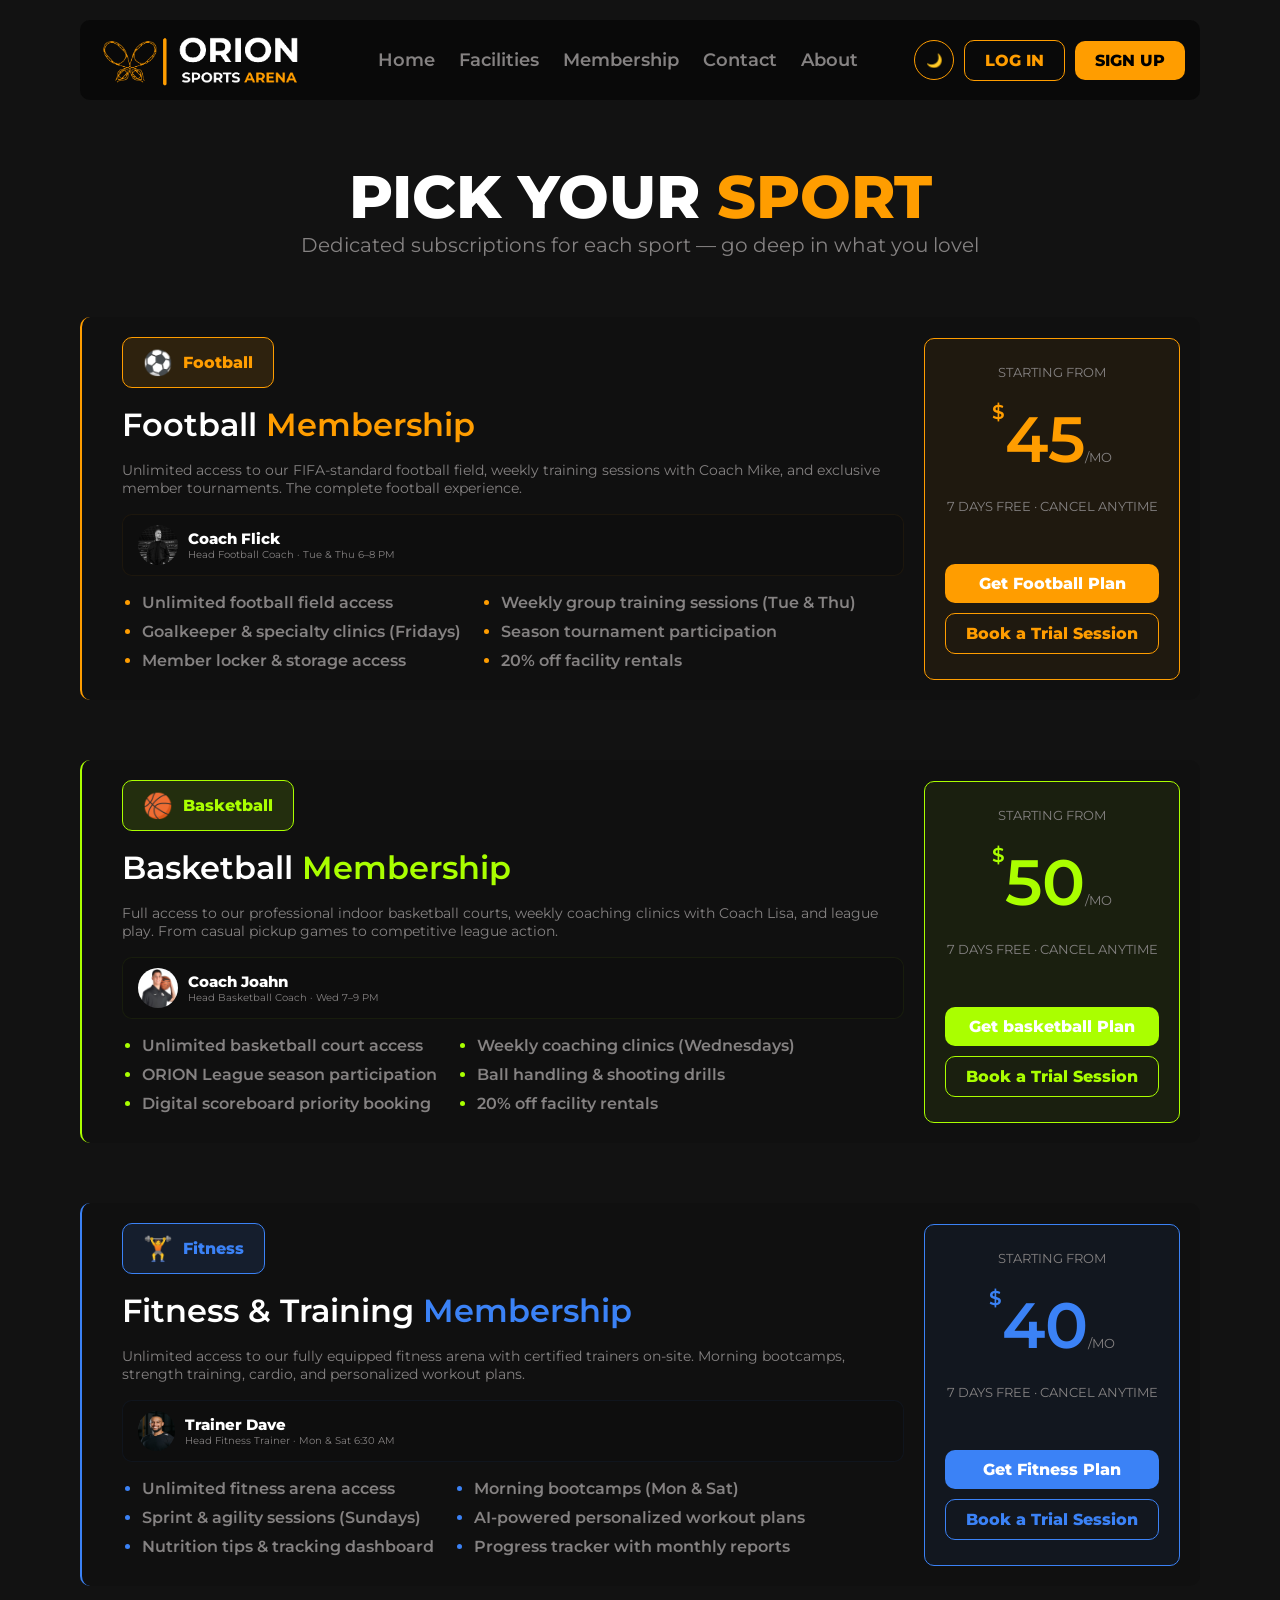
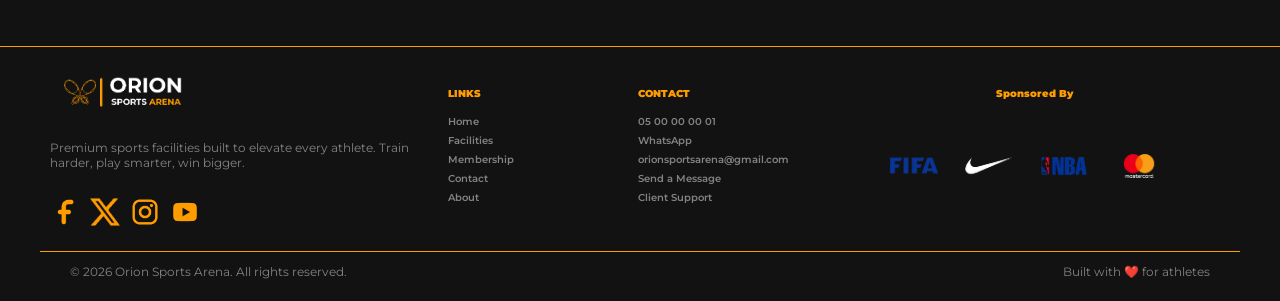
<file: membership.html>
<!doctype html>
<html lang="en">
  <head>
    <meta charset="UTF-8" />
    <link rel="stylesheet" href="navfooterstyle.css" />
    <link rel="icon" href="./Images/Logo/Big.png" />
    <meta name="viewport" content="width=device-width, initial-scale=1.0" />
    <title>Orion Sports Arena</title>
    <script src="https://ajax.googleapis.com/ajax/libs/jquery/3.7.1/jquery.min.js"></script>
    <style>
        section {
    width: 100%;
    height: fit-content;
    display: flex;
    flex-direction: column;
    gap: 60px;
    padding: 0 80px; 
}
.section_content {
    width: 100%;
    height: fit-content;
    display: grid;
    grid-auto-flow: column;
    align-items: center;
    padding: 20px;
    gap: 0px;
    border-radius: 10px;
    border-left: 2px solid #FF9D00;
    background-color: var(--boxbg-color);
}
.section_content .sub_content {
    display: flex;
    flex-direction: column;
    gap: 17px;
    padding: 0 20px;
}
.section_content .sub_content .emoji {
    width: fit-content;
    height: fit-content;
    display: flex;
    gap: 10px;
    padding: 10px 20px;
    align-items: center;
    justify-content: center;
    background-color: #FF9D0020;
    border: 1px solid #FF9D00;
    border-radius: 10px;
}
.section_content .sub_content .emoji p {
    font-weight: 800;
    margin: 0;
    padding: 0;
}
.section_content .sub_content .emoji p:first-of-type {
    font-size: 24px;
}
.section_content .sub_content .emoji p:last-of-type {
    font-size: 16px;
    color: #FF9D00;
}
.section_content .sub_content h1 {
    font-size: 32px;
    font-weight: 600;
    color: var(--primary-color);
    margin: 0;
    padding: 0;
}
.section_content .sub_content h1 span {
    color: var(--text-white);
}
.section_content .sub_content p {
    color: var(--text-color);
    font-size: 14px;
    margin: 0;
    padding: 0;
}
.section_content .sub_content .coach {
    width: 100%;
    height: fit-content;
    display: flex;
    gap: 10px;
    border-radius: 10px;
    background-color: var(--boxbg-color);
    border: 1px solid #FF9D0010;
    padding: 10px 15px;
    justify-content: center;
    align-items: center;
}
.section_content .sub_content .coach img {
    width: 40px;
    height: 40px;
    border-radius: 50%;
}
.section_content .sub_content .coach .info {
    width: 100%;
    height: fit-content;
    padding: 0;
    margin: 0;
    display: flex;
    flex-direction: column;
    gap: 0px;
}
.section_content .sub_content .coach .info p:first-of-type {
    font-size: 15px;
    font-weight: 800;
    color: var(--text-white);
}
.section_content .sub_content .coach .info p:last-of-type {
    font-size: 10px;
    color: var(--text-color);
}
.section_content .sub_description {
    display: flex;
    gap: 20px;
    width: 100%;
    align-items: center;
}
.section_content .sub_description .sub_list {
    display: flex;
    flex-direction: column;
    gap: 10px;
}
.section_content .sub_description .sub_list ul {
    list-style-type: disc;
    padding-left: 20px;
    margin: 0;
}
.section_content .sub_description .sub_list ul li {
    color: var(--text-color);
    font-size: 16px;
    font-weight: 600;
    margin-bottom: 10px;
}
.section_content .sub_description .sub_list ul li::marker {
    color: var(--primary-color);
}
.section_content .pricing {
    width: 100%;
    height: fit-content;
    display: flex;
    flex-direction: column;
    padding: 25px 20px;
    gap: 50px;
    align-items: center;
    justify-content: center;
    background-color: #FF9D0010;
    border-radius: 10px;
    border: 1px solid #FF9D00;
}
.section_content .pricing .pricing1 {
    height: fit-content;
    display: flex;
    flex-direction: column;
    gap: 20px;
    align-items: center;
    justify-content: center;
}
.section_content .pricing .pricing1 p {
    color: var(--text-color);
    text-transform: uppercase;
    font-size: 13px;
    margin: 0;
    padding: 0;
}
.section_content .pricing .pricing1 p sup {
    font-size: 20px;
    color: var(--primary-color);
    font-weight: 600;
    vertical-align: top;
}
.section_content .pricing .pricing1 p span {
    font-size: 64px;
    color: var(--primary-color);
    font-weight: 600;
}
.section_content .pricing .pricing2 {
    width: 100%;
    display: flex;
    flex-direction: column;
    gap: 10px;
    align-items: center;
    justify-content: center;
}
.section_content .pricing .pricing2 .pricing2_btn {
    width: 100%;
    height: fit-content;
    padding: 10px 20px;
    display: flex;
    align-items: center;
    justify-content: center;
    border-radius: 10px;
    font-size: 16px;
    font-weight: 800;
}
.section_content .pricing .pricing2 .pricing2_btn1 {
    background-color: #FF9D00;
    color: var(--text-white);
    transition: all ease 0.3s;
}
.section_content .pricing .pricing2 .pricing2_btn1:hover {
    box-shadow: 0 5px 10px #ff9d0050;
    cursor: pointer;
}
.section_content .pricing .pricing2 .pricing2_btn2 {
    border: 0.5px solid #FF9D00;
    color: #FF9D00;
    transition: all ease 0.3s;
}
.section_content .pricing .pricing2 .pricing2_btn2:hover {
    background-color: #ff9d0020;
    cursor: pointer;
}
/*------------------ Color green ------------------*/
.section_content:nth-of-type(3) {
    border-left: 2px solid #AAFF00;
}
.section_content:nth-of-type(3) .sub_content .emoji {
    background-color: #AAFF0020;
    border: 1px solid #AAFF00;
}
.section_content:nth-of-type(3) .sub_content .emoji p:last-of-type {
    color: #AAFF00;
}
.section_content:nth-of-type(3) .sub_content h1 {
    color: #AAFF00;
}
.section_content:nth-of-type(3) .sub_content .coach {
    border: 1px solid #AAFF0010;
}
.section_content:nth-of-type(3) .sub_description .sub_list ul li::marker {
    color: #AAFF00;
}
.section_content:nth-of-type(3) .pricing {
    background-color: #AAFF0010;
    border: 1px solid #AAFF00;
}
.section_content:nth-of-type(3) .pricing .pricing1 p sup {
    color: #AAFF00;
}
.section_content:nth-of-type(3) .pricing .pricing1 p span {
    color: #AAFF00;
}
.section_content:nth-of-type(3) .pricing .pricing2 .pricing2_btn1 {
    background-color: #AAFF00;
}
.section_content:nth-of-type(3) .pricing .pricing2 .pricing2_btn1:hover {
    box-shadow: 0 5px 10px #AAFF0050;
}
.section_content:nth-of-type(3) .pricing .pricing2 .pricing2_btn2 {
    border: 0.5px solid #AAFF00;
    color: #AAFF00;
}
.section_content:nth-of-type(3) .pricing .pricing2 .pricing2_btn2:hover {
    background-color: #AAFF0020;
}
/*------------------ Color blue ------------------*/
.section_content:nth-of-type(4) {
    border-left: 2px solid #3B82F6;
}
.section_content:nth-of-type(4) .sub_content .emoji {
    background-color: #3B82F620;
    border: 1px solid #3B82F6;
}
.section_content:nth-of-type(4) .sub_content .emoji p:last-of-type {
    color: #3B82F6;
}
.section_content:nth-of-type(4) .sub_content h1 {
    color: #3B82F6;
}
.section_content:nth-of-type(4) .sub_content .coach {
    border: 1px solid #3B82F610;
}
.section_content:nth-of-type(4) .sub_description .sub_list ul li::marker {
    color: #3B82F6;
}
.section_content:nth-of-type(4) .pricing {
    background-color: #3B82F610;
    border: 1px solid #3B82F6;
}
.section_content:nth-of-type(4) .pricing .pricing1 p sup {
    color: #3B82F6;
}
.section_content:nth-of-type(4) .pricing .pricing1 p span {
    color: #3B82F6;
}
.section_content:nth-of-type(4) .pricing .pricing2 .pricing2_btn1 {
    background-color: #3B82F6;
}
.section_content:nth-of-type(4) .pricing .pricing2 .pricing2_btn1:hover {
    box-shadow: 0 5px 10px #3B82F650;
}
.section_content:nth-of-type(4) .pricing .pricing2 .pricing2_btn2 {
    border: 0.5px solid #3B82F6;
    color: #3B82F6;
}
.section_content:nth-of-type(4) .pricing .pricing2 .pricing2_btn2:hover {
    background-color: #3B82F620;
}
/*------------------- Media ------------------------*/
@media (max-width: 500px) {
    section {
    gap: 20px;
    padding: 0 15px; 
}
.section_content {
    grid-auto-flow: row;
    gap: 10px;
}
}
    </style>
</head>
  <body>
    <div id="page">
        <nav>
      <div class="logo">
        <a href="index.html"><img src="./Images/Logo/Small.png" alt="Logo" /></a>
        <div>
          <button class="theme1">🌙</button>
          <div class="hamburger">☰</div>
        </div>
      </div>
      <div class="nav-links">
        <a href="index.html">Home</a>
        <a href="facilities.html">Facilities</a>
        <a href="membership.html">Membership</a>
        <a href="contact.html">Contact</a>
        <a href="about.html">About</a>
      </div>
      <div class="nav-act">
        <button class="theme">🌙</button>
        <a href="#">LOG IN</a>
        <a href="#">SIGN UP</a>
      </div>
      <div id="hamburger">☰</div>
    </nav>
    <section>
        <div class="title_section">
        <p></p>
        <h1><span>Pick Your</span> Sport</h1>
        <p>Dedicated subscriptions for each sport — go deep in what you lovel</p>
        </div>
        <div class="section_content">
            <div class="sub_content">
                <div class="emoji">
                    <p>⚽</p>
                    <p>Football</p>
                </div>
                <h1><span>Football</span> Membership</h1>
                <p>Unlimited access to our FIFA-standard football field, weekly training sessions with Coach Mike, and exclusive member tournaments. The complete football experience.</p>
                <div class="coach">
                    <img src="./Images/Subscriptions/coachs/flick.jfif" alt="foot">
                    <div class="info">
                        <p>Coach Flick</p>
                        <p>Head Football Coach · Tue & Thu 6–8 PM</p>
                    </div>
                </div>
                <div class="sub_description">
                <div class="sub_list">
                    <ul>
                    <li>Unlimited football field access</li>
                    <li>Goalkeeper & specialty clinics (Fridays)</li>
                    <li>Member locker & storage access</li>
                    </ul>
                </div>
                <div class="sub_list">
                    <ul>
                    <li>Weekly group training sessions (Tue & Thu)</li>
                    <li>Season tournament participation</li>
                    <li>20% off facility rentals</li>
                    </ul>
                </div>
                </div>
            </div>
            <div class="pricing">
                <div class="pricing1">
                    <p>Starting from</p>
                    <p><sup>$</sup><span>45</span>/mo</p>
                    <p>7 days free · cancel anytime</p>
                </div>
                <div class="pricing2">
                    <div class="pricing2_btn pricing2_btn1">
                        Get Football Plan
                    </div>
                    <div class="pricing2_btn pricing2_btn2">
                        Book a Trial Session
                    </div>
                </div>
            </div>
            </div>
            <div class="section_content">
            <div class="sub_content">
                <div class="emoji">
                    <p>🏀</p>
                    <p>Basketball</p>
                </div>
                <h1><span>Basketball</span> Membership</h1>
                <p>Full access to our professional indoor basketball courts, weekly coaching clinics with Coach Lisa, and league play. From casual pickup games to competitive league action.</p>
                <div class="coach">
                    <img src="./Images/Subscriptions/coachs/basketball.jfif" alt="foot">
                    <div class="info">
                        <p>Coach Joahn</p>
                        <p>Head Basketball Coach · Wed 7–9 PM</p>
                    </div>
                </div>
                <div class="sub_description">
                <div class="sub_list">
                    <ul>
                    <li>Unlimited basketball court access</li>
                    <li>ORION League season participation</li>
                    <li>Digital scoreboard priority booking</li>
                    </ul>
                </div>
                <div class="sub_list">
                    <ul>
                    <li>Weekly coaching clinics (Wednesdays)</li>
                    <li>Ball handling & shooting drills</li>
                    <li>20% off facility rentals</li>
                    </ul>
                </div>
                </div>
            </div>
            <div class="pricing">
                <div class="pricing1">
                    <p>Starting from</p>
                    <p><sup>$</sup><span>50</span>/mo</p>
                    <p>7 days free · cancel anytime</p>
                </div>
                <div class="pricing2">
                    <div class="pricing2_btn pricing2_btn1">
                        Get basketball Plan
                    </div>
                    <div class="pricing2_btn pricing2_btn2">
                        Book a Trial Session
                    </div>
                </div>
            </div>
            </div>
            <div class="section_content">
            <div class="sub_content">
                <div class="emoji">
                    <p>🏋️</p>
                    <p>Fitness</p>
                </div>
                <h1><span>Fitness & Training</span> Membership</h1>
                <p>Unlimited access to our fully equipped fitness arena with certified trainers on-site. Morning bootcamps, strength training, cardio, and personalized workout plans.</p>
                <div class="coach">
                    <img src="./Images/Subscriptions/coachs/fitness.jfif" alt="foot">
                    <div class="info">
                        <p>Trainer Dave</p>
                        <p>Head Fitness Trainer · Mon & Sat 6:30 AM</p>
                    </div>
                </div>
                <div class="sub_description">
                <div class="sub_list">
                    <ul>
                    <li>Unlimited fitness arena access</li>
                    <li>Sprint & agility sessions (Sundays)</li>
                    <li>Nutrition tips & tracking dashboard</li>
                    </ul>
                </div>
                <div class="sub_list">
                    <ul>
                    <li>Morning bootcamps (Mon & Sat)</li>
                    <li>AI-powered personalized workout plans</li>
                    <li>Progress tracker with monthly reports</li>
                    </ul>
                </div>
                </div>
            </div>
            <div class="pricing">
                <div class="pricing1">
                    <p>Starting from</p>
                    <p><sup>$</sup><span>40</span>/mo</p>
                    <p>7 days free · cancel anytime</p>
                </div>
                <div class="pricing2">
                    <div class="pricing2_btn pricing2_btn1">
                        Get Fitness Plan
                    </div>
                    <div class="pricing2_btn pricing2_btn2">
                        Book a Trial Session
                    </div>
                </div>
            </div>
            </div>
    </section>
    <footer>
      <div id="footer_content">
        <div id="info">
          <img src="./Images/Logo/Small.png" alt="logo">
          <p>Premium sports facilities built to elevate every athlete. Train harder, play smarter, win bigger.</p>
          <div id="socials">
            <a href="#"><img src="./Images/Footer/socials/facebook.png" alt="facebook"></a>
            <a href="#"><img src="./Images/Footer/socials/twitter.png" alt="x"></a>
            <a href="#"><img src="./Images/Footer/socials/mdi_instagram.png" alt="instagram"></a>
            <a href="#"><img src="./Images/Footer/socials/youtube.png" alt="youtube"></a>
          </div>
        </div>
        <div id="links">
          <div class="links">
            <h1>LINKS</h1>
            <ul>
              <li><a href="index.html">Home</a></li>
              <li><a href="facilities.html">Facilities</a></li>
              <li><a href="#page">Membership</a></li>
              <li><a href="contact.html">Contact</a></li>
              <li><a href="about.html">About</a></li>
            </ul>
          </div>
          <div class="links">
            <h1>CONTACT</h1>
            <ul>
              <li><a href="#">05 00 00 00 01</a></li>
              <li><a href="#">WhatsApp</a></li>
              <li><a href="#">orionsportsarena@gmail.com</a></li>
              <li><a href="#">Send a Message</a></li>
              <li><a href="#">Client Support</a></li>
            </ul>
          </div>
        </div>
        <div id="sponsors">
          <h1>Sponsored By</h1>
          <div class="sponsors_images">
            <a href="#"><img src="./Images/Footer/sponsors/fifa.png" alt="fifa" class="w50"></a>
            <a href="#"><img src="./Images/Footer/sponsors/nike.png" alt="nike" class="w80" id="nike"></a>
            <a href="#"><img src="./Images/Footer/sponsors/nba.png" alt="nba" class="w50"></a>
            <a href="#"><img src="./Images/Footer/sponsors/Mastercard.png" alt="mastercard" class="w80"></a>
          </div>
        </div>
      </div>
      <div id="copyright">
        <p>© 2026 Orion Sports Arena. All rights reserved.</p>
        <p>Built with ❤️ for athletes</p>
      </div>
    </footer>
    </div>
    <script src="navfooter.js"></script>
  </body>
</html>
</file>
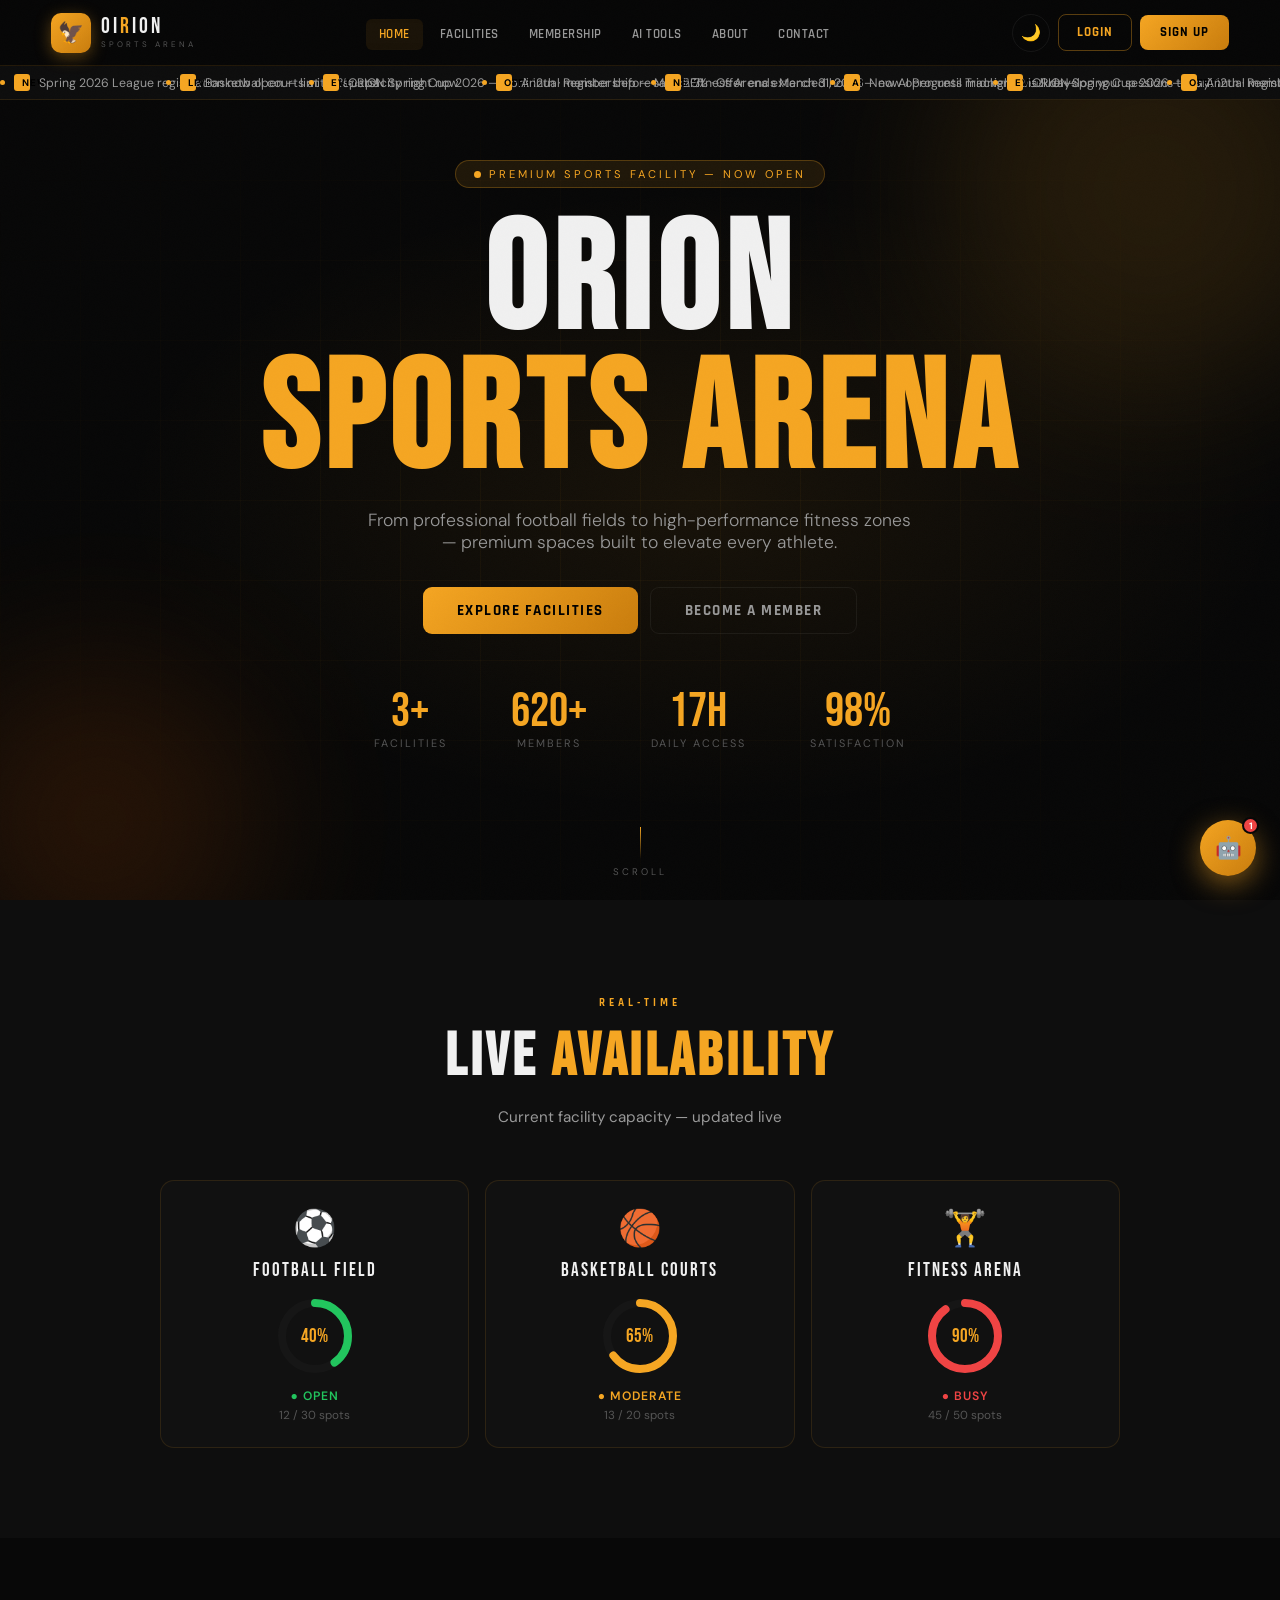
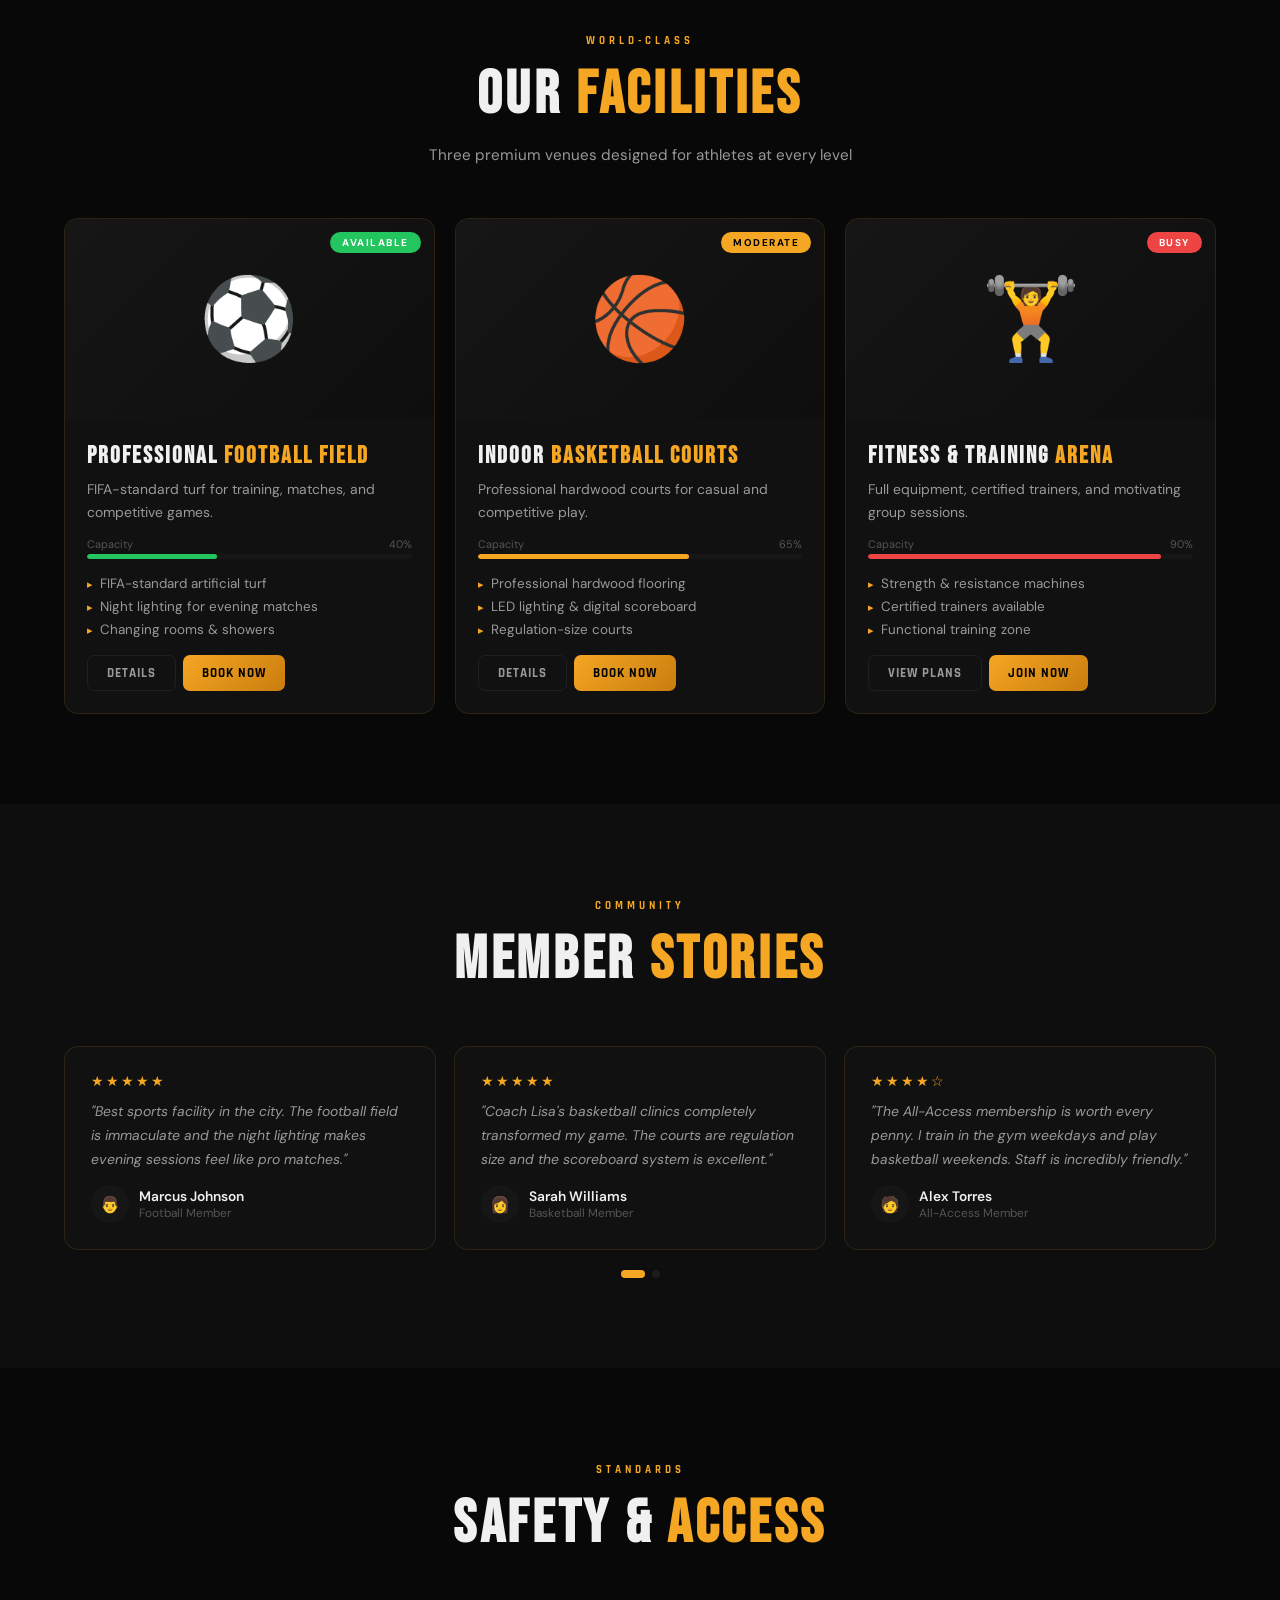
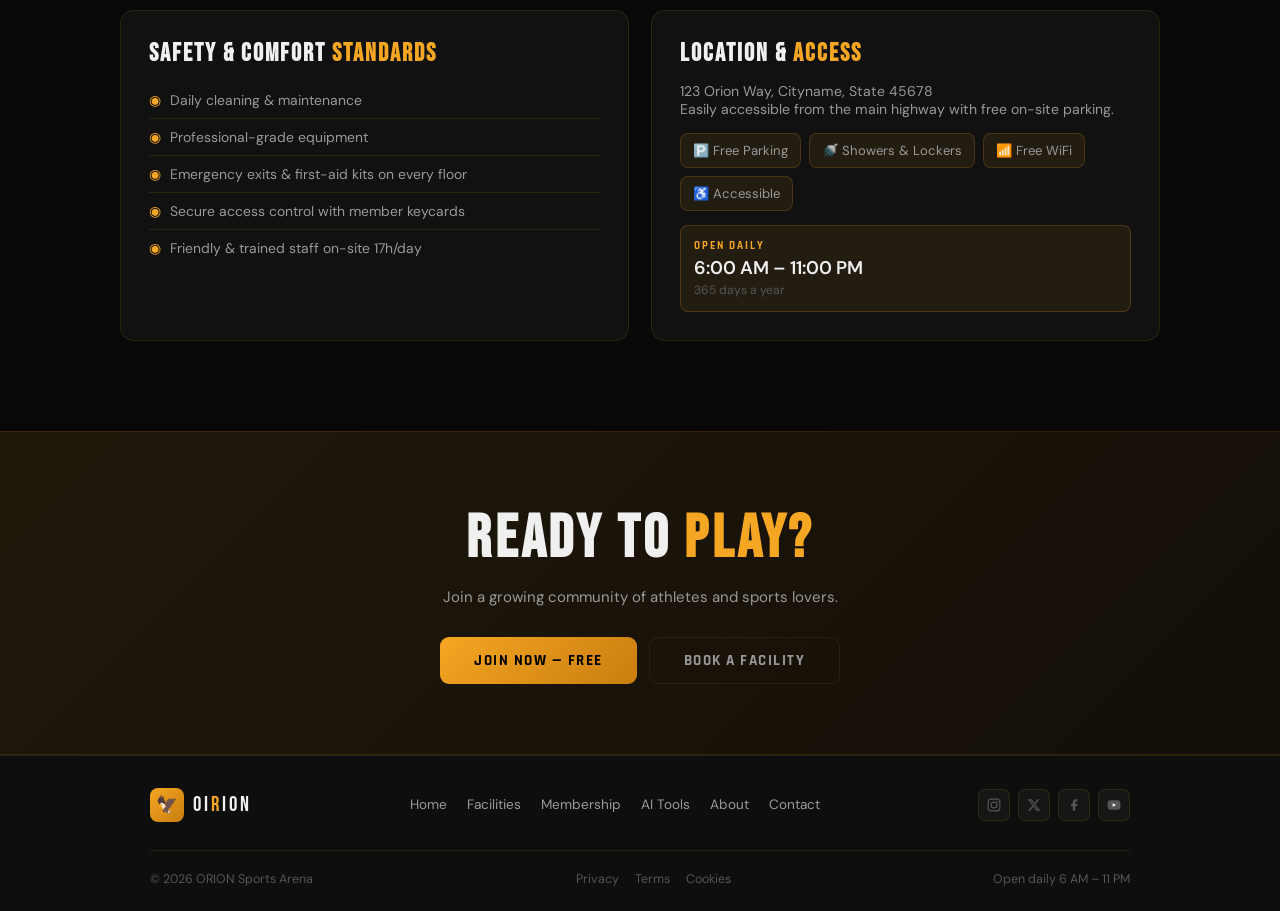
<file: orion-sports-arena_5.html>
<!DOCTYPE html>
<html lang="en" data-theme="dark">
<head>
<meta charset="UTF-8">
<meta name="viewport" content="width=device-width, initial-scale=1.0">
<title>ORION Sports Arena</title>
<link href="https://fonts.googleapis.com/css2?family=Bebas+Neue&family=Rajdhani:wght@400;500;600;700&family=DM+Sans:ital,wght@0,300;0,400;0,500;1,300&display=swap" rel="stylesheet">
<style>

/* ── TOKENS ── */
:root{
  --gold:#F5A623;--gold-d:#C97D0E;--gold-l:#FFD166;--gf:rgba(245,166,35,.08);
  --bg:#080808;--bg2:#0E0E0E;--bg3:#161616;--card:#111;--card2:#161616;
  --b:rgba(245,166,35,.12);--b2:rgba(255,255,255,.06);
  --t:#F0F0F0;--t2:#999;--t3:#555;
  --green:#22C55E;--red:#EF4444;
  --sh:0 24px 80px rgba(0,0,0,.7);--glow:0 0 40px rgba(245,166,35,.25);
  --r:14px;--rs:8px;--tr:all .3s cubic-bezier(.4,0,.2,1);--nh:66px;
}
[data-theme=light]{
  --bg:#F3F2EE;--bg2:#ECEAE4;--bg3:#E2E0D8;--card:#fff;--card2:#F8F7F3;
  --b:rgba(160,110,0,.15);--b2:rgba(0,0,0,.06);
  --t:#141414;--t2:#555;--t3:#AAA;
  --sh:0 24px 80px rgba(0,0,0,.1);--glow:0 0 40px rgba(245,166,35,.18);
}
/* ── RESET ── */
*{margin:0;padding:0;box-sizing:border-box;}
html{scroll-behavior:smooth;}
body{font-family:'DM Sans',sans-serif;background:var(--bg);color:var(--t);overflow-x:hidden;transition:background .4s,color .4s;}
button{cursor:pointer;font-family:inherit;}
a{text-decoration:none;color:inherit;}
input,textarea,select{font-family:inherit;}
::-webkit-scrollbar{width:4px;}
::-webkit-scrollbar-thumb{background:var(--gold-d);border-radius:10px;}
/* noise */
body::after{content:'';position:fixed;inset:0;pointer-events:none;z-index:9999;opacity:.4;
  background:url("data:image/svg+xml,%3Csvg xmlns='http://www.w3.org/2000/svg'%3E%3Cfilter id='n'%3E%3CfeTurbulence type='fractalNoise' baseFrequency='.85' numOctaves='4' stitchTiles='stitch'/%3E%3C/filter%3E%3Crect width='100%25' height='100%25' filter='url(%23n)' opacity='.03'/%3E%3C/svg%3E");}

/* ── NAV ── */
#nav{
  position:fixed;top:0;left:0;right:0;z-index:1000;height:var(--nh);
  display:flex;align-items:center;justify-content:space-between;
  padding:0 clamp(16px,4vw,64px);
  background:rgba(8,8,8,.85);backdrop-filter:blur(24px);
  border-bottom:1px solid var(--b);transition:var(--tr);
}
[data-theme=light] #nav{background:rgba(243,242,238,.9);}
.logo{display:flex;align-items:center;gap:10px;cursor:pointer;user-select:none;}
.logo-icon{width:40px;height:40px;background:linear-gradient(135deg,var(--gold),var(--gold-d));border-radius:10px;display:flex;align-items:center;justify-content:center;font-size:1.3rem;box-shadow:0 4px 16px rgba(245,166,35,.35);flex-shrink:0;}
.logo-name{font-family:'Bebas Neue';font-size:1.4rem;letter-spacing:3px;line-height:1;}
.logo-name span{color:var(--gold);}
.logo-sub{font-size:.5rem;letter-spacing:3px;color:var(--t3);text-transform:uppercase;}
.nav-links{display:flex;align-items:center;gap:4px;list-style:none;}
.nav-links a{padding:7px 13px;border-radius:6px;font-size:.82rem;font-weight:600;letter-spacing:.5px;color:var(--t2);transition:var(--tr);cursor:pointer;font-family:'Rajdhani';text-transform:uppercase;}
.nav-links a:hover,.nav-links a.act{color:var(--gold);background:var(--gf);}
.nav-r{display:flex;align-items:center;gap:8px;}
.btn-theme{width:38px;height:38px;border-radius:50%;border:1px solid var(--b2);background:transparent;color:var(--t2);font-size:1rem;display:flex;align-items:center;justify-content:center;transition:var(--tr);}
.btn-theme:hover{border-color:var(--gold);color:var(--gold);transform:rotate(25deg);}
.btn-signup{padding:9px 20px;border-radius:8px;background:linear-gradient(135deg,var(--gold),var(--gold-d));color:#000;font-family:'Rajdhani';font-weight:700;font-size:.82rem;letter-spacing:1px;text-transform:uppercase;border:none;transition:var(--tr);}
.btn-signup:hover{transform:translateY(-2px);box-shadow:0 8px 24px rgba(245,166,35,.4);}
.btn-login{padding:9px 18px;border-radius:8px;background:transparent;border:1.5px solid rgba(245,166,35,.35);color:var(--gold);font-family:'Rajdhani';font-weight:700;font-size:.82rem;letter-spacing:1px;text-transform:uppercase;transition:var(--tr);}
.btn-login:hover{background:rgba(245,166,35,.08);border-color:var(--gold);}
.mob-login{margin-top:4px;padding:14px;border-radius:8px;text-align:center;background:transparent;border:1.5px solid rgba(245,166,35,.3);color:var(--gold);font-family:'Rajdhani';font-weight:700;font-size:1rem;letter-spacing:1px;cursor:pointer;transition:var(--tr);}
.mob-login:hover{background:rgba(245,166,35,.08);}
/* hamburger */
.hbg{display:none;flex-direction:column;gap:5px;background:none;border:none;padding:6px;cursor:pointer;}
.hbg span{display:block;width:24px;height:2px;background:var(--t2);border-radius:2px;transition:var(--tr);}
.hbg.open span:nth-child(1){transform:rotate(45deg) translate(5px,5px);}
.hbg.open span:nth-child(2){opacity:0;}
.hbg.open span:nth-child(3){transform:rotate(-45deg) translate(5px,-5px);}
/* mobile menu */
#mob-menu{
  position:fixed;top:var(--nh);left:0;right:0;z-index:999;
  background:var(--bg2);border-bottom:1px solid var(--b);
  padding:16px clamp(16px,4vw,64px) 20px;
  display:flex;flex-direction:column;gap:4px;
  opacity:0;transform:translateY(-8px);pointer-events:none;transition:var(--tr);
}
#mob-menu.open{opacity:1;transform:none;pointer-events:all;}
#mob-menu a{padding:13px 16px;border-radius:8px;font-family:'Rajdhani';font-weight:600;text-transform:uppercase;font-size:.92rem;color:var(--t2);border-bottom:1px solid var(--b);cursor:pointer;transition:var(--tr);}
#mob-menu a:hover{color:var(--gold);background:var(--gf);}
#mob-menu .mob-cta{margin-top:10px;padding:14px;border-radius:8px;text-align:center;background:linear-gradient(135deg,var(--gold),var(--gold-d));color:#000;font-family:'Rajdhani';font-weight:700;font-size:1rem;letter-spacing:1px;border:none;}

/* ── TICKER ── */
.ticker{
  position:fixed;top:var(--nh);left:0;right:0;z-index:990;
  background:var(--bg2);border-bottom:1px solid var(--b);
  padding:8px 0;overflow:hidden;
}
.ticker-track{display:flex;gap:56px;animation:tick 30s linear infinite;white-space:nowrap;}
.ticker-track:hover{animation-play-state:paused;}
.tick-item{display:flex;align-items:center;gap:9px;font-size:.77rem;color:var(--t2);}
.tick-dot{width:5px;height:5px;background:var(--gold);border-radius:50%;flex-shrink:0;}
.tick-badge{background:var(--gold);color:#000;font-size:.6rem;font-weight:700;letter-spacing:1px;text-transform:uppercase;padding:2px 8px;border-radius:3px;}
@keyframes tick{0%{transform:translateX(0);}100%{transform:translateX(-50%);}}

/* ── PAGES ── */
.page{display:none;min-height:100vh;}
.page.on{display:block;}

/* ── HERO ── */
.hero{
  min-height:100vh;display:flex;align-items:center;justify-content:center;
  position:relative;overflow:hidden;
  background:radial-gradient(ellipse 70% 60% at 55% 50%,rgba(245,166,35,.07),transparent 65%),var(--bg);
}
.hero-grid{position:absolute;inset:0;background-image:linear-gradient(rgba(245,166,35,.04) 1px,transparent 1px),linear-gradient(90deg,rgba(245,166,35,.04) 1px,transparent 1px);background-size:80px 80px;mask-image:radial-gradient(ellipse 80% 80% at 50% 50%,black 20%,transparent 80%);pointer-events:none;}
.orb{position:absolute;border-radius:50%;filter:blur(80px);opacity:.12;animation:orbF 12s ease-in-out infinite;pointer-events:none;}
.orb1{width:420px;height:420px;background:var(--gold);top:-120px;right:-80px;}
.orb2{width:320px;height:320px;background:#FF6B00;bottom:-80px;left:-60px;animation-delay:-5s;}
@keyframes orbF{0%,100%{transform:translateY(0) scale(1);}50%{transform:translateY(-40px) scale(1.06);}}
#ptcls{position:absolute;inset:0;overflow:hidden;pointer-events:none;}
.ptcl{position:absolute;border-radius:50%;background:var(--gold);animation:pfloat linear infinite;opacity:0;}
@keyframes pfloat{0%{transform:translateY(100vh);opacity:0;}10%{opacity:.5;}90%{opacity:.2;}100%{transform:translateY(-10vh);opacity:0;}}
.hero-inner{
  position:relative;z-index:2;text-align:center;
  padding:40px clamp(16px,5%,60px);max-width:1000px;
  animation:fadeUp .9s ease both;
}
@keyframes fadeUp{from{opacity:0;transform:translateY(28px);}to{opacity:1;transform:none;}}
.hero-pill{display:inline-flex;align-items:center;gap:8px;background:rgba(245,166,35,.1);border:1px solid rgba(245,166,35,.25);padding:6px 18px;border-radius:100px;font-size:.7rem;letter-spacing:3px;text-transform:uppercase;color:var(--gold);margin-bottom:26px;animation:fadeUp .9s .1s ease both;}
.pdot{width:7px;height:7px;background:var(--gold);border-radius:50%;animation:pulse 2s infinite;}
@keyframes pulse{0%,100%{transform:scale(1);}50%{transform:scale(1.6);opacity:.5;}}
.hero h1{font-family:'Bebas Neue';font-size:clamp(4rem,12vw,10rem);line-height:.9;letter-spacing:.04em;animation:fadeUp .9s .15s ease both;}
.hero h1 em{color:var(--gold);font-style:normal;display:block;}
.hero-sub{font-size:clamp(.9rem,2vw,1.1rem);color:var(--t2);max-width:560px;margin:18px auto 34px;animation:fadeUp .9s .25s ease both;font-weight:300;}
.hero-btns{display:flex;gap:12px;justify-content:center;flex-wrap:wrap;animation:fadeUp .9s .35s ease both;}
.hero-stats{display:flex;gap:clamp(20px,5vw,72px);justify-content:center;margin-top:54px;animation:fadeUp .9s .45s ease both;flex-wrap:wrap;}
.sn{font-family:'Bebas Neue';font-size:clamp(2rem,4.5vw,3rem);color:var(--gold);line-height:1;}
.sl{font-size:.68rem;text-transform:uppercase;letter-spacing:2px;color:var(--t3);}
.scroll-hint{position:absolute;bottom:22px;left:50%;transform:translateX(-50%);display:flex;flex-direction:column;align-items:center;gap:6px;color:var(--t3);font-size:.6rem;letter-spacing:3px;text-transform:uppercase;animation:sh 2.5s ease infinite;}
@keyframes sh{0%,100%{transform:translateX(-50%) translateY(0);}50%{transform:translateX(-50%) translateY(8px);}}
.sline{width:1px;height:32px;background:linear-gradient(var(--gold),transparent);}

/* ── SHARED SECTION ── */
section{padding:clamp(50px,7vw,110px) clamp(16px,5%,80px);}
.stag{display:inline-block;font-size:.7rem;letter-spacing:4px;text-transform:uppercase;color:var(--gold);font-family:'Rajdhani';font-weight:700;margin-bottom:10px;}
.stitle{font-family:'Bebas Neue';font-size:clamp(2rem,5vw,3.8rem);letter-spacing:.06em;margin-bottom:12px;}
.stitle em{color:var(--gold);font-style:normal;}
.ssub{color:var(--t2);max-width:520px;font-size:.95rem;line-height:1.7;}
.shdr{text-align:center;margin-bottom:50px;}
.shdr .ssub{margin:0 auto;}

/* ── REVEAL ── */
.rv{opacity:0;transform:translateY(26px);transition:opacity .65s ease,transform .65s ease;}
.rv.vis{opacity:1;transform:none;}
.rvL{opacity:0;transform:translateX(-26px);transition:opacity .65s ease,transform .65s ease;}
.rvL.vis{opacity:1;transform:none;}
.rvR{opacity:0;transform:translateX(26px);transition:opacity .65s ease,transform .65s ease;}
.rvR.vis{opacity:1;transform:none;}
.d1{transition-delay:.1s!important;}.d2{transition-delay:.2s!important;}.d3{transition-delay:.3s!important;}.d4{transition-delay:.4s!important;}

/* ── BUTTONS ── */
.bp{padding:13px 34px;border-radius:9px;background:linear-gradient(135deg,var(--gold),var(--gold-d));color:#000;font-family:'Rajdhani';font-weight:700;font-size:.92rem;letter-spacing:1.5px;text-transform:uppercase;border:none;transition:var(--tr);}
.bp:hover{transform:translateY(-3px);box-shadow:0 12px 32px rgba(245,166,35,.45);}
.bs{padding:13px 34px;border-radius:9px;background:transparent;border:1.5px solid var(--b2);color:var(--t2);font-family:'Rajdhani';font-weight:700;font-size:.92rem;letter-spacing:1.5px;text-transform:uppercase;transition:var(--tr);}
.bs:hover{border-color:var(--gold);color:var(--gold);transform:translateY(-3px);}
.bsm{padding:9px 19px;border-radius:7px;font-family:'Rajdhani';font-weight:700;font-size:.8rem;letter-spacing:1px;text-transform:uppercase;border:none;transition:var(--tr);}
.bsm-o{background:transparent;color:var(--t2);border:1px solid var(--b2);}
.bsm-o:hover{border-color:var(--gold);color:var(--gold);}
.bsm-g{background:linear-gradient(135deg,var(--gold),var(--gold-d));color:#000;}
.bsm-g:hover{transform:translateY(-2px);box-shadow:0 6px 18px rgba(245,166,35,.35);}

/* ── LIVE AVAIL ── */
.avail-grid{display:grid;grid-template-columns:repeat(auto-fit,minmax(200px,1fr));gap:16px;max-width:960px;margin:0 auto;}
.acard{background:var(--card);border:1px solid var(--b);border-radius:var(--r);padding:24px;text-align:center;transition:var(--tr);}
.acard:hover{transform:translateY(-5px);border-color:rgba(245,166,35,.28);}
.acard-icon{font-size:2.2rem;margin-bottom:8px;}
.acard-name{font-family:'Bebas Neue';font-size:1.2rem;letter-spacing:2px;margin-bottom:12px;}
.cap-wrap{position:relative;width:84px;height:84px;margin:0 auto 10px;}
.cap-svg{transform:rotate(-90deg);}
.cap-bg{fill:none;stroke:var(--bg3);stroke-width:8;}
.cap-fg{fill:none;stroke-width:8;stroke-linecap:round;transition:stroke-dashoffset 1.6s ease;}
.cap-val{position:absolute;inset:0;display:flex;align-items:center;justify-content:center;font-family:'Bebas Neue';font-size:1.2rem;color:var(--gold);}
.ast{font-size:.76rem;font-weight:600;letter-spacing:1px;text-transform:uppercase;}
.ast-o{color:var(--green);}.ast-m{color:var(--gold);}.ast-b{color:var(--red);}
.asp{font-size:.73rem;color:var(--t3);margin-top:3px;}

/* ── FAC CARDS ── */
.fac-grid{display:grid;grid-template-columns:repeat(auto-fit,minmax(300px,1fr));gap:20px;max-width:1200px;margin:0 auto;}
.fcard{background:var(--card);border:1px solid var(--b);border-radius:var(--r);overflow:hidden;transition:var(--tr);}
.fcard:hover{transform:translateY(-7px);box-shadow:var(--sh);border-color:rgba(245,166,35,.28);}
.fimg{height:200px;display:flex;align-items:center;justify-content:center;font-size:5rem;background:linear-gradient(135deg,var(--bg3),var(--bg2));position:relative;}
.fbadge{position:absolute;top:13px;right:13px;font-size:.62rem;font-weight:700;letter-spacing:1.5px;text-transform:uppercase;padding:4px 12px;border-radius:100px;}
.fb-open{background:var(--green);color:#fff;}.fb-mod{background:var(--gold);color:#000;}.fb-busy{background:var(--red);color:#fff;}
.fbody{padding:22px;}
.fbody h3{font-family:'Bebas Neue';font-size:1.5rem;letter-spacing:2px;margin-bottom:8px;}
.fbody h3 em{color:var(--gold);font-style:normal;}
.fbody p{color:var(--t2);font-size:.87rem;line-height:1.6;margin-bottom:14px;}
.avbar-lbl{font-size:.68rem;color:var(--t3);display:flex;justify-content:space-between;margin-bottom:3px;}
.avbar{height:5px;background:var(--bg3);border-radius:10px;overflow:hidden;margin-bottom:13px;}
.avbar-fill{height:100%;border-radius:10px;transition:width 1.2s ease;}
.ffeats{list-style:none;margin-bottom:14px;}
.ffeats li{font-size:.84rem;color:var(--t2);padding:3px 0;display:flex;align-items:center;gap:7px;}
.ffeats li::before{content:'▸';color:var(--gold);font-size:.7rem;}
.fbtns{display:flex;gap:7px;flex-wrap:wrap;}

/* ── BIG FAC (facilities page) ── */
.bfac{background:var(--card);border:1px solid var(--b);border-radius:var(--r);overflow:hidden;margin-bottom:22px;display:grid;grid-template-columns:1fr 1fr;}
.bfac-img{min-height:280px;display:flex;align-items:center;justify-content:center;font-size:7rem;background:linear-gradient(135deg,var(--bg3),var(--bg2));position:relative;}
.bfac-body{padding:clamp(20px,4%,40px);}
.bfac-body h3{font-family:'Bebas Neue';font-size:1.9rem;letter-spacing:2px;margin-bottom:10px;}
.bfac-body h3 em{color:var(--gold);font-style:normal;}
.bfac-body p{color:var(--t2);font-size:.9rem;line-height:1.7;margin-bottom:18px;}
.two-cols{display:grid;grid-template-columns:1fr 1fr;gap:16px;margin-bottom:18px;}
.list-ttl{font-size:.68rem;letter-spacing:2px;text-transform:uppercase;color:var(--gold);font-family:'Rajdhani';font-weight:700;margin-bottom:8px;}

/* ── PLAN CARDS ── */
.plans-grid{display:grid;grid-template-columns:repeat(auto-fit,minmax(250px,1fr));gap:20px;max-width:1000px;margin:0 auto 54px;}
.pcard{background:var(--card);border:1px solid var(--b);border-radius:var(--r);padding:32px 24px;text-align:center;position:relative;transition:var(--tr);}
.pcard:hover{transform:translateY(-7px);box-shadow:var(--sh);}
.pcard.feat{border-color:var(--gold);background:linear-gradient(160deg,rgba(245,166,35,.08),var(--card));}
.ptop{position:absolute;top:-12px;left:50%;transform:translateX(-50%);background:var(--gold);color:#000;font-size:.62rem;font-weight:700;letter-spacing:2px;text-transform:uppercase;padding:4px 16px;border-radius:100px;white-space:nowrap;}
.picon{font-size:2.6rem;margin-bottom:12px;}
.pname{font-family:'Bebas Neue';font-size:1.55rem;letter-spacing:2px;margin-bottom:4px;}
.pname em{color:var(--gold);font-style:normal;}
.pprice{font-family:'Bebas Neue';font-size:3.2rem;color:var(--gold);line-height:1;margin:12px 0 6px;}
.pprice sup{font-size:1.3rem;vertical-align:super;}
.pprice sub{font-size:.88rem;color:var(--t3);}
.pfeats{list-style:none;margin:16px 0 22px;text-align:left;}
.pfeats li{display:flex;align-items:flex-start;gap:8px;padding:7px 0;border-bottom:1px solid var(--b);font-size:.88rem;color:var(--t2);}
.pfeats li:last-child{border:none;}
.pfeats li::before{content:'✓';color:var(--gold);font-weight:700;flex-shrink:0;}

/* ── TESTIMONIALS ── */
.ttrack-wrap{overflow:hidden;}
.ttrack{display:flex;gap:18px;transition:transform .5s ease;}
.tcard{flex:0 0 calc(33.333% - 12px);background:var(--card);border:1px solid var(--b);border-radius:var(--r);padding:26px;}
.tstars{color:var(--gold);font-size:.85rem;margin-bottom:10px;letter-spacing:2px;}
.ttext{color:var(--t2);font-size:.87rem;line-height:1.7;margin-bottom:14px;font-style:italic;}
.tauthor{display:flex;align-items:center;gap:10px;}
.tavatar{width:38px;height:38px;border-radius:50%;background:var(--bg3);display:flex;align-items:center;justify-content:center;font-size:1rem;flex-shrink:0;}
.tname{font-weight:600;font-size:.86rem;}
.trole{font-size:.74rem;color:var(--t3);}
.sdots{display:flex;gap:7px;justify-content:center;margin-top:20px;}
.dot{width:8px;height:8px;border-radius:50%;background:var(--b2);cursor:pointer;transition:var(--tr);}
.dot.act{background:var(--gold);width:24px;border-radius:100px;}

/* ── BENEFITS ── */
.ben-grid{display:grid;grid-template-columns:repeat(auto-fit,minmax(200px,1fr));gap:18px;max-width:1000px;margin:0 auto;}
.bcard{background:var(--card);border:1px solid var(--b);border-radius:var(--r);padding:26px 20px;text-align:center;transition:var(--tr);}
.bcard:hover{transform:translateY(-5px);border-color:rgba(245,166,35,.3);}
.bicon{font-size:2rem;margin-bottom:11px;}
.bcard h4{font-family:'Rajdhani';font-weight:700;font-size:1rem;margin-bottom:5px;}
.bcard p{color:var(--t2);font-size:.83rem;line-height:1.6;}

/* ── TABLE ── */
.twrap{background:var(--card);border:1px solid var(--b);border-radius:var(--r);overflow:hidden;max-width:900px;margin:0 auto;overflow-x:auto;}
table{width:100%;border-collapse:collapse;}
thead{background:rgba(245,166,35,.08);}
th{padding:14px 16px;text-align:left;font-size:.68rem;letter-spacing:2px;text-transform:uppercase;color:var(--gold);font-family:'Rajdhani';font-weight:700;}
td{padding:14px 16px;color:var(--t2);font-size:.88rem;border-top:1px solid var(--b);}
tr:hover td{background:rgba(245,166,35,.02);}
.tdg{color:var(--gold);font-weight:600;}
.chk{color:var(--green);}.xmk{color:var(--red);}

/* ── CONTACT ── */
.cgrid{display:grid;grid-template-columns:1fr 1fr;gap:24px;max-width:1040px;margin:0 auto;}
.fcard2,.icard{background:var(--card);border:1px solid var(--b);border-radius:var(--r);padding:clamp(20px,4%,38px);}
.fcard2 h3,.icard h3{font-family:'Bebas Neue';font-size:1.6rem;letter-spacing:2px;margin-bottom:18px;}
.fcard2 h3 em,.icard h3 em{color:var(--gold);font-style:normal;}
.fg{margin-bottom:15px;}
.fg label{display:block;font-size:.68rem;letter-spacing:2px;text-transform:uppercase;color:var(--gold);font-family:'Rajdhani';font-weight:700;margin-bottom:6px;}
.fg input,.fg textarea,.fg select{width:100%;padding:11px 14px;background:var(--bg2);border:1px solid var(--b);border-radius:var(--rs);color:var(--t);font-size:.91rem;outline:none;transition:border-color .25s;}
.fg input:focus,.fg textarea:focus,.fg select:focus{border-color:var(--gold);box-shadow:0 0 0 3px rgba(245,166,35,.08);}
.fg textarea{resize:vertical;min-height:100px;}
.fg select{appearance:none;background-image:url("data:image/svg+xml,%3Csvg xmlns='http://www.w3.org/2000/svg' width='12' height='8'%3E%3Cpath d='M1 1l5 5 5-5' stroke='%23F5A623' stroke-width='1.5' fill='none'/%3E%3C/svg%3E");background-repeat:no-repeat;background-position:right 14px center;}
.iitem{display:flex;align-items:flex-start;gap:12px;padding:13px 0;border-bottom:1px solid var(--b);}
.iitem:last-child{border:none;}
.iico{width:38px;height:38px;border-radius:8px;background:rgba(245,166,35,.1);border:1px solid rgba(245,166,35,.18);display:flex;align-items:center;justify-content:center;font-size:1rem;flex-shrink:0;}
.ilbl{font-size:.66rem;letter-spacing:1.5px;text-transform:uppercase;color:var(--gold);font-family:'Rajdhani';font-weight:700;margin-bottom:3px;}
.ival{font-size:.89rem;color:var(--t2);}
.ival strong{color:var(--gold);}
.mapbox{margin-top:14px;height:180px;border-radius:var(--rs);background:linear-gradient(135deg,var(--bg2),var(--bg3));border:1px solid var(--b);display:flex;align-items:center;justify-content:center;flex-direction:column;gap:9px;}
.mappin{width:34px;height:34px;background:var(--gold);border-radius:50% 50% 50% 0;transform:rotate(-45deg);display:flex;align-items:center;justify-content:center;box-shadow:0 4px 14px rgba(245,166,35,.5);animation:mb 2s ease infinite;}
@keyframes mb{0%,100%{transform:rotate(-45deg) translateY(0);}50%{transform:rotate(-45deg) translateY(-7px);}}
.mappin::after{content:'⚡';transform:rotate(45deg);font-size:.82rem;}

/* ── FAQ ── */
.faq-list{max-width:760px;margin:0 auto;}
.fitem{border:1px solid var(--b);border-radius:var(--rs);margin-bottom:8px;overflow:hidden;}
.fq{padding:16px 20px;display:flex;justify-content:space-between;align-items:center;cursor:pointer;font-weight:600;font-size:.96rem;background:var(--card);user-select:none;gap:12px;}
.farr{color:var(--gold);transition:transform .3s;font-size:.88rem;flex-shrink:0;}
.fa{max-height:0;overflow:hidden;background:var(--bg2);color:var(--t2);font-size:.88rem;line-height:1.7;transition:max-height .4s ease,padding .3s;}
.fitem.open .farr{transform:rotate(180deg);}
.fitem.open .fa{max-height:200px;padding:16px 20px;}

/* ── SAFETY ── */
.sgrid{display:grid;grid-template-columns:1fr 1fr;gap:22px;max-width:1040px;margin:0 auto;}
.scard{background:var(--card);border:1px solid var(--b);border-radius:var(--r);padding:28px;}
.scard h3{font-family:'Bebas Neue';font-size:1.55rem;letter-spacing:2px;margin-bottom:14px;}
.scard h3 em{color:var(--gold);font-style:normal;}
.sitem{display:flex;align-items:flex-start;gap:9px;padding:9px 0;border-bottom:1px solid var(--b);color:var(--t2);font-size:.87rem;}
.sitem:last-child{border:none;}
.sitem::before{content:'◉';color:var(--gold);flex-shrink:0;}
.abadges{display:flex;gap:8px;flex-wrap:wrap;margin-top:13px;}
.abad{display:flex;align-items:center;gap:6px;background:rgba(245,166,35,.08);border:1px solid rgba(245,166,35,.18);padding:8px 12px;border-radius:8px;font-size:.82rem;color:var(--t2);}

/* ── WORKOUT PLANNER ── */
.planner-grid{display:grid;grid-template-columns:1fr 1fr;gap:22px;max-width:1040px;margin:0 auto;}
.plcard{background:var(--card);border:1px solid var(--b);border-radius:var(--r);padding:24px;}
.plcard h3{font-family:'Bebas Neue';font-size:1.4rem;letter-spacing:2px;margin-bottom:14px;}
.plcard h3 em{color:var(--gold);font-style:normal;}
.gBtn{padding:10px 13px;border-radius:8px;border:1.5px solid var(--b);background:transparent;color:var(--t2);font-family:'Rajdhani';font-weight:600;font-size:.82rem;text-align:left;transition:var(--tr);cursor:pointer;margin-bottom:7px;width:100%;}
.gBtn:hover,.gBtn.sel{border-color:var(--gold);color:var(--gold);background:var(--gf);}
.plan-out{background:var(--bg2);border:1px solid var(--b);border-radius:var(--rs);padding:14px;margin-top:14px;}
.wday{display:flex;align-items:flex-start;gap:9px;padding:8px 0;border-bottom:1px solid var(--b);}
.wday:last-child{border:none;}
.wdlbl{background:var(--gold);color:#000;font-family:'Rajdhani';font-weight:700;font-size:.66rem;letter-spacing:1px;text-transform:uppercase;padding:3px 9px;border-radius:4px;flex-shrink:0;margin-top:1px;}
.wdinfo{font-size:.84rem;color:var(--t2);line-height:1.5;}
.wdinfo strong{color:var(--t);display:block;margin-bottom:1px;}

/* ── TRACKER ── */
.tracker-wrap{max-width:800px;margin:0 auto;}
.trcard{background:var(--card);border:1px solid var(--b);border-radius:var(--r);padding:24px;margin-bottom:14px;}
.tr-row{display:flex;align-items:center;gap:12px;margin-bottom:11px;flex-wrap:wrap;}
.tr-lbl{font-size:.68rem;letter-spacing:2px;text-transform:uppercase;color:var(--gold);font-family:'Rajdhani';font-weight:700;min-width:106px;}
.tr-bwrap{flex:1;background:var(--bg3);border-radius:10px;height:9px;overflow:hidden;min-width:100px;}
.tr-bar{height:100%;background:linear-gradient(90deg,var(--gold),var(--gold-d));border-radius:10px;transition:width 1.2s ease;width:0;}
.tr-val{font-family:'Bebas Neue';font-size:.95rem;color:var(--gold);min-width:42px;text-align:right;}
.lbtns{display:flex;gap:7px;flex-wrap:wrap;margin-top:12px;}

/* ── NUTRITION ── */
.nutr-grid{display:grid;grid-template-columns:repeat(auto-fit,minmax(260px,1fr));gap:16px;max-width:1040px;margin:0 auto;}
.ncard{background:var(--card);border:1px solid var(--b);border-radius:var(--r);padding:22px;cursor:pointer;transition:var(--tr);}
.ncard:hover{transform:translateY(-5px);border-color:rgba(245,166,35,.3);}
.ncard h4{font-family:'Rajdhani';font-weight:700;font-size:1rem;margin-bottom:6px;}
.ncard p{color:var(--t2);font-size:.83rem;line-height:1.6;}
.nmore{color:var(--gold);font-size:.79rem;font-family:'Rajdhani';font-weight:700;margin-top:8px;}

/* ── MODALS ── */
.moverlay{display:none;position:fixed;inset:0;background:rgba(0,0,0,.85);z-index:5000;align-items:center;justify-content:center;padding:14px;}
.moverlay.open{display:flex;}
.mbox{background:var(--card);border:1px solid rgba(245,166,35,.3);border-radius:var(--r);padding:clamp(20px,4%,40px);max-width:480px;width:100%;position:relative;animation:mIn .3s ease;max-height:92vh;overflow-y:auto;}
@keyframes mIn{from{opacity:0;transform:translateY(16px) scale(.97);}to{opacity:1;transform:none;}}
.mclose{position:absolute;top:12px;right:14px;background:none;border:none;color:var(--t2);font-size:1.4rem;cursor:pointer;transition:color .2s;line-height:1;}
.mclose:hover{color:var(--gold);}
.mtitle{font-family:'Bebas Neue';font-size:1.85rem;letter-spacing:2px;margin-bottom:4px;}
.mtitle em{color:var(--gold);font-style:normal;}
.msub{color:var(--t2);font-size:.86rem;margin-bottom:20px;}

/* ── AI PANEL ── */
.ai-fab{position:fixed;bottom:24px;right:24px;z-index:2000;width:56px;height:56px;border-radius:50%;background:linear-gradient(135deg,var(--gold),var(--gold-d));border:none;display:flex;align-items:center;justify-content:center;font-size:1.35rem;box-shadow:0 8px 28px rgba(245,166,35,.5);transition:var(--tr);animation:fabPop .8s 1.2s ease both;}
@keyframes fabPop{from{opacity:0;transform:scale(0);}to{opacity:1;transform:scale(1);}}
.ai-fab:hover{transform:scale(1.1);}
.ai-notif{position:absolute;top:-3px;right:-3px;width:17px;height:17px;background:var(--red);border-radius:50%;border:2px solid var(--bg);font-size:.58rem;color:#fff;font-weight:700;display:flex;align-items:center;justify-content:center;}
.ai-panel{position:fixed;bottom:92px;right:24px;z-index:2000;width:clamp(280px,90vw,380px);max-height:530px;background:var(--card);border:1px solid rgba(245,166,35,.25);border-radius:16px;overflow:hidden;box-shadow:0 24px 80px rgba(0,0,0,.6);display:none;flex-direction:column;}
.ai-panel.open{display:flex;animation:mIn .3s ease;}
.ai-hdr{padding:13px 16px;background:linear-gradient(135deg,rgba(245,166,35,.12),rgba(245,166,35,.03));border-bottom:1px solid var(--b);display:flex;justify-content:space-between;align-items:center;}
.ai-hdr h4{font-family:'Bebas Neue';letter-spacing:2px;font-size:1.1rem;}
.ai-hdr h4 em{color:var(--gold);font-style:normal;}
.ai-online{display:flex;align-items:center;gap:6px;font-size:.7rem;color:var(--t3);}
.ai-dot-g{width:6px;height:6px;background:var(--green);border-radius:50%;animation:pulse 2s infinite;}
.ai-xbtn{background:none;border:none;color:var(--t2);font-size:1.1rem;cursor:pointer;transition:color .2s;}
.ai-xbtn:hover{color:var(--gold);}
.ai-msgs{flex:1;overflow-y:auto;padding:12px;display:flex;flex-direction:column;gap:9px;min-height:160px;}
.ai-msgs::-webkit-scrollbar{width:3px;}
.ai-msgs::-webkit-scrollbar-thumb{background:var(--gold-d);}
.amsg{max-width:82%;padding:9px 12px;border-radius:10px;font-size:.84rem;line-height:1.5;animation:mIn .25s ease;}
.amsg.bot{background:rgba(245,166,35,.09);border:1px solid rgba(245,166,35,.18);color:var(--t);border-radius:4px 10px 10px 10px;align-self:flex-start;}
.amsg.usr{background:linear-gradient(135deg,var(--gold),var(--gold-d));color:#000;font-weight:600;border-radius:10px 4px 10px 10px;align-self:flex-end;}
.dots span{display:inline-block;width:5px;height:5px;background:var(--gold);border-radius:50%;margin:0 2px;animation:td 1.4s infinite;}
.dots span:nth-child(2){animation-delay:.2s;}.dots span:nth-child(3){animation-delay:.4s;}
@keyframes td{0%,80%,100%{transform:scale(.6);}40%{transform:scale(1);}}
.ai-quick{padding:7px 12px 0;display:flex;flex-wrap:wrap;gap:5px;}
.qbtn{padding:5px 10px;border-radius:100px;font-size:.7rem;background:rgba(245,166,35,.08);border:1px solid rgba(245,166,35,.18);color:var(--gold);cursor:pointer;font-family:'Rajdhani';font-weight:600;transition:var(--tr);}
.qbtn:hover{background:rgba(245,166,35,.18);}
.ai-inp-row{padding:9px 12px;border-top:1px solid var(--b);display:flex;gap:7px;}
.ai-inp-row input{flex:1;padding:9px 12px;background:var(--bg2);border:1px solid var(--b);border-radius:7px;color:var(--t);font-size:.87rem;outline:none;transition:border-color .2s;}
.ai-inp-row input:focus{border-color:var(--gold);}
.ai-sbtn{width:36px;height:36px;border-radius:7px;background:linear-gradient(135deg,var(--gold),var(--gold-d));border:none;font-size:.9rem;display:flex;align-items:center;justify-content:center;transition:var(--tr);}
.ai-sbtn:hover{transform:scale(1.1);}

/* ── TOAST ── */
.toast{position:fixed;bottom:20px;left:50%;transform:translateX(-50%) translateY(12px);background:var(--card2);border:1px solid var(--gold);border-radius:9px;padding:10px 22px;color:var(--t);font-size:.87rem;font-weight:500;opacity:0;transition:all .3s;z-index:9998;white-space:nowrap;box-shadow:0 8px 28px rgba(0,0,0,.4);pointer-events:none;}
.toast.show{opacity:1;transform:translateX(-50%) translateY(0);}
#bkTop{position:fixed;bottom:24px;left:24px;z-index:999;width:40px;height:40px;border-radius:50%;background:var(--bg3);border:1px solid var(--b);color:var(--t2);font-size:.88rem;display:none;align-items:center;justify-content:center;transition:var(--tr);cursor:pointer;}
#bkTop:hover{border-color:var(--gold);color:var(--gold);}
#bkTop.vis{display:flex;}

/* ── FOOTER ── */

















/* ── RESPONSIVE ── */
@media(max-width:900px){
  .nav-links{display:none;}
  .hbg{display:flex;}
  .tcard{flex:0 0 calc(50% - 9px);}
  .bfac{grid-template-columns:1fr;}
  .bfac .bfac-img{min-height:220px;}
  .bfac .bfac-body[style*="order:1"]{order:2!important;}
  .bfac .bfac-img[style*="order:2"]{order:1!important;}
  .two-cols{grid-template-columns:1fr;}
  
  .sgrid{grid-template-columns:1fr;}
  .planner-grid{grid-template-columns:1fr;}
}
@media(max-width:600px){
  section{padding:44px 14px;}
  .hero-btns{flex-direction:column;align-items:center;}
  .bp,.bs{width:100%;max-width:300px;text-align:center;}
  .ai-fab{bottom:14px;right:14px;}
  .ai-panel{right:14px;bottom:82px;width:calc(100vw - 28px);}
  .plans-grid{grid-template-columns:1fr;}
  .pcard.feat{transform:none;}
  .fac-grid{grid-template-columns:1fr;}
  .cgrid{grid-template-columns:1fr;}
  .tcard{flex:0 0 100%;}
  
  .avail-grid{grid-template-columns:repeat(auto-fit,minmax(160px,1fr));}
}

/* ── RESPONSIVE ENHANCEMENTS (all devices) ── */
@media(max-width:480px){
  :root{--nh:58px;}
  .logo-name{font-size:1.15rem;}
  .btn-login{display:none;}
  .hero h1{font-size:clamp(3rem,16vw,5rem);}
  .hero-stats{gap:14px;}
  .sn{font-size:1.6rem;}
  .stitle{font-size:clamp(1.5rem,7vw,2.4rem);}
  .fac-grid,.plans-grid,.avail-grid,.ben-grid,.nutr-grid{grid-template-columns:1fr;}
  .sgrid,.cgrid,.planner-grid{grid-template-columns:1fr;}
  
  .bfac{grid-template-columns:1fr!important;}
  .bfac-img{min-height:160px!important;}
  .two-cols{grid-template-columns:1fr!important;}
  .tcard{flex:0 0 100%!important;}
  .ai-panel{bottom:76px;right:10px;left:10px;width:auto!important;}
  .ai-fab{bottom:16px;right:14px;}
  .mbox{padding:18px 14px;}
  .lbtns{flex-direction:column;}
  .lbtns button{width:100%;}
  .twrap{font-size:.75rem;}
  th,td{padding:9px 7px;font-size:.76rem;}
  .hero-btns{flex-direction:column;align-items:center;}
  .bp,.bs{width:100%;max-width:290px;text-align:center;}
}
@media(max-width:360px){
  section{padding:36px 10px;}
  .bp,.bs{padding:11px 20px;font-size:.82rem;}
  .form-card{padding:0;}
}
@media(max-width:600px){
  .ticker{display:none;}
  #page-home,#page-facilities,#page-membership,#page-tools,#page-contact{padding-top:calc(var(--nh) + 10px);}
  
  .inp-row{grid-template-columns:1fr;}
}
@media(min-width:601px) and (max-width:900px){
  
  .plans-grid{grid-template-columns:1fr 1fr;}
  .fac-grid{grid-template-columns:1fr 1fr;}
}
.twrap{-webkit-overflow-scrolling:touch;}
*{min-width:0;}

/* ══════════════════════════════════════
   SUBSCRIPTION PAGE STYLES
══════════════════════════════════════ */
.billing-toggle{width:52px;height:28px;background:var(--bg3);border:1.5px solid var(--b2);border-radius:100px;position:relative;cursor:pointer;transition:var(--tr);flex-shrink:0;}
.billing-toggle.on{background:rgba(245,166,35,.2);border-color:var(--gold);}
.bt-knob{position:absolute;top:3px;left:3px;width:18px;height:18px;border-radius:50%;background:var(--t3);transition:var(--tr);}
.billing-toggle.on .bt-knob{left:27px;background:var(--gold);}
.save-badge{background:rgba(34,197,94,.15);color:#22C55E;border:1px solid rgba(34,197,94,.3);font-size:.65rem;font-weight:700;letter-spacing:1px;text-transform:uppercase;padding:3px 9px;border-radius:100px;margin-left:5px;font-family:'Rajdhani';}
.sport-plan-card{background:var(--card);border:1px solid var(--b);border-radius:var(--r);overflow:hidden;display:grid;grid-template-columns:1fr auto;position:relative;transition:var(--tr);max-width:1080px;margin:0 auto;}
.sport-plan-card:hover{border-color:rgba(245,166,35,.22);box-shadow:0 20px 60px rgba(0,0,0,.4);}
.spc-accent{position:absolute;top:0;left:0;width:4px;height:100%;border-radius:4px 0 0 4px;}
.spc-left{padding:clamp(22px,3%,36px) clamp(22px,3%,36px) clamp(22px,3%,36px) clamp(26px,3.5%,40px);}
.spc-right{padding:clamp(22px,3%,36px);display:flex;flex-direction:column;gap:14px;min-width:240px;border-left:1px solid var(--b);}
.spc-sport-badge{display:inline-flex;align-items:center;gap:8px;border:1px solid;border-radius:8px;padding:7px 14px;margin-bottom:14px;}
.spc-emoji{font-size:1.3rem;}
.spc-sport-name{font-family:'Rajdhani';font-weight:700;font-size:.82rem;letter-spacing:2px;text-transform:uppercase;}
.spc-title{font-family:'Bebas Neue';font-size:1.8rem;letter-spacing:2px;margin-bottom:10px;}
.spc-title em{color:var(--gold);font-style:normal;}
.spc-desc{color:var(--t2);font-size:.88rem;line-height:1.7;margin-bottom:18px;max-width:520px;}
.spc-coach{display:flex;align-items:center;gap:10px;padding:12px 14px;background:var(--bg2);border:1px solid var(--b);border-radius:var(--rs);margin-bottom:18px;}
.spc-coach-av{width:36px;height:36px;border-radius:50%;background:var(--bg3);display:flex;align-items:center;justify-content:center;font-size:1rem;flex-shrink:0;}
.spc-coach-name{font-weight:600;font-size:.88rem;}
.spc-coach-role{font-size:.76rem;color:var(--t3);}
.spc-feats{display:grid;grid-template-columns:1fr 1fr;gap:7px 12px;}
.spc-feat{display:flex;align-items:flex-start;gap:8px;font-size:.84rem;color:var(--t2);}
.sfc-chk{width:20px;height:20px;border-radius:5px;display:flex;align-items:center;justify-content:center;font-size:.7rem;font-weight:700;flex-shrink:0;margin-top:1px;}
.spc-price-box{background:var(--bg2);border:1.5px solid;border-radius:var(--r);padding:22px;text-align:center;}
.spc-price-label{font-size:.66rem;letter-spacing:2px;text-transform:uppercase;color:var(--t3);font-family:'Rajdhani';font-weight:700;margin-bottom:6px;}
.spc-price{font-family:'Bebas Neue';font-size:3.2rem;line-height:1;margin-bottom:4px;}
.spc-price sup{font-size:1.3rem;vertical-align:super;}
.spc-price sub{font-size:.85rem;color:var(--t3);}
.spc-price-ann{font-size:.76rem;color:#22C55E;margin-bottom:6px;}
.spc-trial{font-size:.74rem;color:var(--t3);margin-bottom:14px;}
.spc-btn{width:100%;padding:12px;border-radius:var(--rs);border:none;color:#fff;font-family:'Rajdhani';font-weight:700;font-size:.85rem;letter-spacing:1px;text-transform:uppercase;transition:var(--tr);margin-bottom:8px;cursor:pointer;}
.spc-btn:hover{transform:translateY(-2px);filter:brightness(1.1);box-shadow:0 8px 20px rgba(0,0,0,.3);}
.spc-btn-ghost{width:100%;padding:11px;border-radius:var(--rs);border:1.5px solid;background:transparent;font-family:'Rajdhani';font-weight:700;font-size:.82rem;letter-spacing:1px;text-transform:uppercase;transition:var(--tr);cursor:pointer;}
.spc-btn-ghost:hover{opacity:.75;}
.spc-includes{border-top:1px solid var(--b);padding-top:14px;}
.spc-inc-title{font-size:.63rem;letter-spacing:2px;text-transform:uppercase;color:var(--t3);font-family:'Rajdhani';font-weight:700;margin-bottom:8px;}
.spc-inc-item{display:flex;align-items:center;gap:8px;font-size:.82rem;padding:4px 0;color:var(--t3);}
.inc-y{color:var(--t);opacity:1!important;}
.spc-inc-item span:first-child{font-size:1rem;}
.allaccess-card{background:var(--card);border:1.5px solid rgba(245,166,35,.3);border-radius:var(--r);overflow:hidden;position:relative;max-width:1080px;margin:0 auto;}
.aac-glow{position:absolute;inset:0;background:radial-gradient(ellipse 70% 50% at 50% 0%,rgba(245,166,35,.07),transparent 60%);pointer-events:none;}
.aac-top{padding:clamp(22px,3%,36px) clamp(22px,3%,36px) 0;border-bottom:1px solid var(--b);}
.aac-badge{display:inline-block;background:linear-gradient(135deg,var(--gold),var(--gold-d));color:#000;font-family:'Rajdhani';font-weight:700;font-size:.7rem;letter-spacing:2px;text-transform:uppercase;padding:6px 18px;border-radius:100px;margin-bottom:18px;}
.aac-sports{display:flex;align-items:center;gap:10px;flex-wrap:wrap;padding-bottom:22px;}
.aac-sport{display:flex;align-items:center;gap:8px;border:1px solid;border-radius:10px;padding:10px 16px;font-family:'Rajdhani';font-weight:700;font-size:.85rem;}
.aac-sport span:first-child{font-size:1.2rem;}
.aac-body{display:grid;grid-template-columns:1fr 360px;gap:0;}
.aac-left{padding:clamp(22px,3%,36px);}
.aac-title{font-family:'Bebas Neue';font-size:2.2rem;letter-spacing:2px;margin-bottom:12px;}
.aac-title em{color:var(--gold);font-style:normal;}
.aac-desc{color:var(--t2);font-size:.92rem;line-height:1.75;margin-bottom:24px;max-width:540px;}
.aac-grid{display:grid;grid-template-columns:1fr 1fr;gap:20px;}
.aac-sec-title{font-family:'Rajdhani';font-weight:700;font-size:.8rem;letter-spacing:1.5px;text-transform:uppercase;margin-bottom:10px;}
.aac-feat{display:flex;align-items:flex-start;gap:7px;font-size:.83rem;color:var(--t2);padding:4px 0;border-bottom:1px solid var(--b3);}
.aac-feat::before{content:'▸';color:var(--gold);flex-shrink:0;font-size:.7rem;margin-top:2px;}
.aac-right{padding:clamp(22px,3%,36px);border-left:1px solid var(--b);}
.aac-price-box{background:linear-gradient(160deg,rgba(245,166,35,.08),rgba(245,166,35,.03));border:1.5px solid rgba(245,166,35,.25);border-radius:var(--r);padding:22px;text-align:center;margin-bottom:14px;}
.aac-savings-banner{background:rgba(34,197,94,.12);border:1px solid rgba(34,197,94,.25);color:#22C55E;font-size:.74rem;font-weight:600;padding:7px 12px;border-radius:7px;margin-bottom:14px;}
.aac-price-lbl{font-size:.66rem;letter-spacing:2px;text-transform:uppercase;color:var(--t3);font-family:'Rajdhani';font-weight:700;margin-bottom:6px;}
.aac-price{font-family:'Bebas Neue';font-size:3.8rem;color:var(--gold);line-height:1;margin-bottom:4px;}
.aac-price sup{font-size:1.6rem;vertical-align:super;}
.aac-price sub{font-size:.9rem;color:var(--t3);}
.aac-price-compare{font-size:.78rem;color:var(--t3);margin-bottom:4px;}
.aac-ann-note{font-size:.76rem;color:#22C55E;margin-bottom:4px;}
.aac-trial-note{font-size:.78rem;color:var(--t3);margin-bottom:16px;}
.aac-btn{width:100%;padding:14px;border-radius:var(--rs);border:none;background:linear-gradient(135deg,var(--gold),var(--gold-d));color:#000;font-family:'Rajdhani';font-weight:700;font-size:.95rem;letter-spacing:1.5px;text-transform:uppercase;transition:var(--tr);margin-bottom:10px;cursor:pointer;}
.aac-btn:hover{transform:translateY(-2px);box-shadow:0 12px 32px rgba(245,166,35,.45);}
.aac-guarantee{display:flex;align-items:center;gap:7px;font-size:.76rem;color:var(--t3);}
.aac-compare-strip{background:var(--bg2);border:1px solid var(--b);border-radius:var(--rs);overflow:hidden;}
.aac-compare-row{display:flex;justify-content:space-between;align-items:center;padding:10px 14px;border-bottom:1px solid var(--b);font-size:.83rem;color:var(--t2);}
.aac-compare-row:last-child{border:none;}
.aac-cr-price{font-family:'Rajdhani';font-weight:700;font-size:.9rem;}
.aac-total-row{color:var(--t3);}
.aac-deal-row{background:rgba(245,166,35,.06);}
.aac-deal-price{color:var(--gold)!important;font-size:1rem!important;}
@media(max-width:780px){.sport-plan-card{grid-template-columns:1fr;}.spc-right{border-left:none;border-top:1px solid var(--b);}.spc-feats{grid-template-columns:1fr;}}
@media(max-width:900px){.aac-body{grid-template-columns:1fr;}.aac-right{border-left:none;border-top:1px solid var(--b);}.aac-grid{grid-template-columns:1fr 1fr;}}
@media(max-width:600px){.aac-grid{grid-template-columns:1fr;}.aac-sports{gap:7px;}.aac-sport{padding:8px 12px;font-size:.78rem;}}


/* ══════════════════════════════════════
   ABOUT PAGE STYLES
══════════════════════════════════════ */

/* Hero */
.ab-hero{position:relative;min-height:90vh;display:flex;flex-direction:column;justify-content:center;overflow:hidden;padding:clamp(80px,12vh,140px) clamp(16px,6%,100px) clamp(60px,8vh,100px);}
.ab-hero-bg{position:absolute;inset:0;pointer-events:none;}
.ab-grid{position:absolute;inset:0;background-image:linear-gradient(rgba(245,166,35,.04) 1px,transparent 1px),linear-gradient(90deg,rgba(245,166,35,.04) 1px,transparent 1px);background-size:60px 60px;mask-image:radial-gradient(ellipse 80% 70% at 50% 50%,black,transparent);}
.ab-orb{position:absolute;border-radius:50%;filter:blur(100px);pointer-events:none;}
.ab-orb1{width:600px;height:600px;background:rgba(245,166,35,.1);top:-200px;left:-150px;animation:orbF 16s ease-in-out infinite;}
.ab-orb2{width:400px;height:400px;background:rgba(59,130,246,.08);bottom:-100px;right:-100px;animation:orbF 12s ease-in-out infinite reverse;}
.ab-orb3{width:300px;height:300px;background:rgba(34,197,94,.07);top:40%;left:55%;animation:orbF 10s ease-in-out infinite 4s;}
.ab-hero-inner{position:relative;z-index:2;max-width:900px;}
.ab-hero-tag{margin-bottom:16px;}
.ab-hero-title{font-family:'Bebas Neue';font-size:clamp(4rem,9vw,9rem);letter-spacing:.02em;line-height:.9;margin-bottom:22px;}
.ab-hero-title em{color:var(--gold);font-style:normal;}
.ab-hero-sub{color:var(--t2);font-size:clamp(1rem,1.8vw,1.2rem);line-height:1.75;max-width:560px;margin-bottom:48px;font-weight:300;}
.ab-hero-stats{display:flex;align-items:center;gap:0;flex-wrap:wrap;row-gap:20px;}
.ab-hstat{text-align:center;padding:0 clamp(16px,3vw,36px);}
.ab-hstat:first-child{padding-left:0;}
.ab-hstat-n{font-family:'Bebas Neue';font-size:clamp(2.2rem,4vw,3.5rem);color:var(--gold);line-height:1;}
.ab-hstat-l{font-size:.62rem;text-transform:uppercase;letter-spacing:2px;color:var(--t3);font-family:'Rajdhani';font-weight:700;margin-top:3px;}
.ab-hstat-div{width:1px;height:40px;background:var(--b2);}
.ab-hero-scroll{position:absolute;bottom:28px;left:50%;transform:translateX(-50%);font-size:.65rem;letter-spacing:3px;text-transform:uppercase;color:var(--t3);font-family:'Rajdhani';animation:scrollBob 2s ease-in-out infinite;}
@keyframes scrollBob{0%,100%{transform:translateX(-50%) translateY(0);}50%{transform:translateX(-50%) translateY(6px);}}

/* Story Section */
.ab-story-section{padding:clamp(60px,8vh,110px) clamp(16px,6%,100px);}
.ab-story-grid{display:grid;grid-template-columns:1fr 1fr;gap:clamp(32px,5%,80px);align-items:start;}
@media(max-width:800px){.ab-story-grid{grid-template-columns:1fr;}}
.ab-body-txt{color:var(--t2);font-size:.95rem;line-height:1.8;margin-bottom:16px;font-weight:300;}
.ab-story-pills{display:flex;flex-wrap:wrap;gap:9px;margin-top:22px;}
.ab-pill{padding:7px 15px;border-radius:100px;border:1px solid var(--b);background:var(--bg3);font-size:.78rem;color:var(--t2);font-family:'Rajdhani';font-weight:600;}

/* Timeline */
.ab-timeline{position:relative;padding-left:28px;}
.ab-timeline::before{content:'';position:absolute;left:10px;top:0;bottom:0;width:2px;background:linear-gradient(to bottom,var(--gold),transparent);}
.ab-tl-item{position:relative;margin-bottom:28px;padding-bottom:28px;border-bottom:1px solid var(--b3);}
.ab-tl-item:last-child{border:none;margin-bottom:0;padding-bottom:0;}
.ab-tl-dot{position:absolute;left:-23px;top:4px;width:14px;height:14px;border-radius:50%;border:2px solid var(--bg);z-index:1;}
.ab-tl-year{font-family:'Bebas Neue';font-size:1.1rem;color:var(--gold);letter-spacing:2px;margin-bottom:3px;}
.ab-tl-title{font-weight:700;font-size:.95rem;margin-bottom:5px;}
.ab-tl-desc{color:var(--t2);font-size:.84rem;line-height:1.65;}

/* Mission Cards */
.ab-mission-grid{display:grid;grid-template-columns:repeat(3,1fr);gap:16px;max-width:1080px;margin:0 auto;}
@media(max-width:900px){.ab-mission-grid{grid-template-columns:repeat(2,1fr);}}
@media(max-width:500px){.ab-mission-grid{grid-template-columns:1fr;}}
.ab-mission-card{background:var(--card);border:1px solid var(--b);border-radius:var(--r);padding:26px;transition:var(--tr);}
.ab-mission-card:hover{border-color:rgba(245,166,35,.22);transform:translateY(-3px);box-shadow:0 16px 40px rgba(0,0,0,.3);}
.ab-mc-icon{width:48px;height:48px;border-radius:12px;border:1px solid;display:flex;align-items:center;justify-content:center;font-size:1.4rem;margin-bottom:14px;}
.ab-mc-title{font-weight:700;font-size:1rem;margin-bottom:9px;}
.ab-mc-body{color:var(--t2);font-size:.86rem;line-height:1.7;}

/* Team */
.ab-team-grid{display:grid;grid-template-columns:repeat(3,1fr);gap:18px;max-width:1080px;margin:0 auto;}
@media(max-width:900px){.ab-team-grid{grid-template-columns:repeat(2,1fr);}}
@media(max-width:500px){.ab-team-grid{grid-template-columns:1fr;}}
.ab-team-card{background:var(--card);border:1px solid var(--b);border-radius:var(--r);overflow:hidden;transition:var(--tr);}
.ab-team-card:hover{border-color:rgba(245,166,35,.22);transform:translateY(-4px);box-shadow:0 20px 50px rgba(0,0,0,.35);}
.ab-tc-img{position:relative;height:160px;display:flex;align-items:center;justify-content:center;}
.ab-tc-avatar{font-size:4rem;}
.ab-tc-sport-badge{position:absolute;bottom:12px;right:12px;padding:4px 12px;border-radius:100px;font-family:'Rajdhani';font-weight:700;font-size:.68rem;letter-spacing:1px;text-transform:uppercase;}
.ab-tc-body{padding:20px;}
.ab-tc-name{font-family:'Bebas Neue';font-size:1.4rem;letter-spacing:1.5px;margin-bottom:2px;}
.ab-tc-role{color:var(--gold);font-size:.74rem;font-family:'Rajdhani';font-weight:700;letter-spacing:1px;text-transform:uppercase;margin-bottom:10px;}
.ab-tc-bio{color:var(--t2);font-size:.82rem;line-height:1.7;margin-bottom:12px;}
.ab-tc-tags{display:flex;flex-wrap:wrap;gap:6px;}
.ab-tc-tags span{padding:4px 10px;border-radius:100px;background:var(--bg2);border:1px solid var(--b);font-size:.7rem;color:var(--t2);}

/* Achievements */
.ab-achieve-grid{display:grid;grid-template-columns:repeat(4,1fr);gap:16px;max-width:1080px;margin:0 auto;}
@media(max-width:900px){.ab-achieve-grid{grid-template-columns:repeat(2,1fr);}}
@media(max-width:480px){.ab-achieve-grid{grid-template-columns:1fr 1fr;}}
.ab-ach-card{background:var(--card);border:1px solid var(--b);border-radius:var(--r);padding:28px 20px;text-align:center;transition:var(--tr);}
.ab-ach-card:hover{border-color:rgba(245,166,35,.25);transform:translateY(-3px);box-shadow:0 12px 32px rgba(0,0,0,.3);}
.ab-ach-icon{font-size:2.2rem;margin-bottom:12px;}
.ab-ach-num{font-family:'Bebas Neue';font-size:3rem;color:var(--gold);line-height:1;margin-bottom:6px;}
.ab-ach-label{font-family:'Rajdhani';font-weight:700;font-size:.82rem;letter-spacing:1px;text-transform:uppercase;margin-bottom:8px;}
.ab-ach-desc{color:var(--t2);font-size:.78rem;line-height:1.6;}

/* Gallery */
.ab-gallery{display:grid;grid-template-columns:repeat(6,1fr);height:280px;}
@media(max-width:900px){.ab-gallery{grid-template-columns:repeat(3,1fr);height:auto;}}
@media(max-width:480px){.ab-gallery{grid-template-columns:repeat(2,1fr);}}
.ab-gcard{position:relative;display:flex;align-items:center;justify-content:center;overflow:hidden;cursor:pointer;transition:var(--tr);}
@media(max-width:900px){.ab-gcard{height:180px;}}
@media(max-width:480px){.ab-gcard{height:150px;}}
.ab-gcard:hover{flex:2;z-index:2;}
.ab-gcard-ico{font-size:3.5rem;transition:transform .4s,opacity .4s;opacity:.7;}
.ab-gcard:hover .ab-gcard-ico{transform:scale(1.15);opacity:1;}
.ab-gcard-overlay{position:absolute;bottom:0;left:0;right:0;padding:12px 14px;background:linear-gradient(to top,rgba(0,0,0,.8),transparent);opacity:0;transition:opacity .3s;transform:translateY(4px);transition:all .3s;}
.ab-gcard:hover .ab-gcard-overlay{opacity:1;transform:none;}
.ab-gcard-title{font-family:'Bebas Neue';font-size:1rem;letter-spacing:1.5px;color:#fff;}
.ab-gcard-sub{font-size:.68rem;color:rgba(255,255,255,.7);letter-spacing:.5px;}

/* Partners */
.ab-partners{display:flex;flex-wrap:wrap;gap:12px;justify-content:center;max-width:900px;margin:0 auto;}
.ab-partner{display:flex;align-items:center;gap:10px;padding:14px 22px;border:1px solid var(--b);border-radius:var(--rs);background:var(--bg2);font-size:.84rem;font-weight:500;color:var(--t2);transition:var(--tr);}
.ab-partner:hover{border-color:rgba(245,166,35,.3);color:var(--t);background:var(--bg3);}
.ab-partner span:first-child{font-size:1.3rem;}

/* CTA */
.ab-cta-section{position:relative;background:linear-gradient(135deg,rgba(245,166,35,.1),rgba(200,100,0,.06));border-top:1px solid rgba(245,166,35,.2);border-bottom:1px solid rgba(245,166,35,.2);padding:clamp(70px,10vh,120px) clamp(16px,6%,80px);text-align:center;overflow:hidden;}
.ab-cta-glow{position:absolute;inset:0;background:radial-gradient(ellipse 60% 80% at 50% 50%,rgba(245,166,35,.07),transparent 70%);pointer-events:none;}
.ab-cta-inner{position:relative;z-index:2;max-width:680px;margin:0 auto;}
.ab-cta-tag{display:inline-block;font-family:'Rajdhani';font-weight:700;font-size:.7rem;letter-spacing:3px;text-transform:uppercase;color:var(--gold);border:1px solid rgba(245,166,35,.3);border-radius:100px;padding:6px 18px;margin-bottom:18px;}
.ab-cta-title{font-family:'Bebas Neue';font-size:clamp(2.4rem,5vw,4rem);letter-spacing:.02em;line-height:.95;margin-bottom:16px;}
.ab-cta-title em{color:var(--gold);font-style:normal;}
.ab-cta-sub{color:var(--t2);font-size:.96rem;line-height:1.75;margin-bottom:28px;font-weight:300;}
.ab-cta-btns{display:flex;gap:12px;justify-content:center;flex-wrap:wrap;}

/* ── PARTNER LOGOS GRID ── */
.ab-partners-grid{display:grid;grid-template-columns:repeat(6,1fr);gap:14px;max-width:1080px;margin:0 auto;}
@media(max-width:1000px){.ab-partners-grid{grid-template-columns:repeat(4,1fr);}}
@media(max-width:640px){.ab-partners-grid{grid-template-columns:repeat(3,1fr);gap:10px;}}
@media(max-width:380px){.ab-partners-grid{grid-template-columns:repeat(2,1fr);}}
.ab-partner-card{display:flex;flex-direction:column;align-items:center;gap:8px;padding:16px 10px;background:var(--card);border:1px solid var(--b);border-radius:var(--r);cursor:pointer;transition:var(--tr);text-align:center;}
.ab-partner-card:hover{border-color:rgba(245,166,35,.3);transform:translateY(-3px);box-shadow:0 12px 32px rgba(0,0,0,.3);}
.ab-partner-logo{width:100%;height:52px;display:flex;align-items:center;justify-content:center;}
.ab-partner-logo svg{width:100%;height:100%;max-width:110px;border-radius:5px;}
.ab-partner-name{font-family:'Rajdhani';font-weight:700;font-size:.8rem;letter-spacing:1px;text-transform:uppercase;color:var(--t);}
.ab-partner-desc{font-size:.68rem;color:var(--t3);line-height:1.4;}





/* Top row */

@media(max-width:1000px){}
@media(max-width:640px){}
@media(max-width:400px){}

/* Brand block */







/* Socials */





/* Nav columns */





/* Contact items */



/* Divider */


/* Bottom row */







@media(max-width:640px){}

/* ── FOOTER SIMPLE ── */
#site-footer{background:var(--bg2);border-top:1px solid var(--b);}
.ftr-wrap{max-width:1100px;margin:0 auto;padding:32px clamp(16px,5%,60px) 24px;}
.ftr-main{display:flex;align-items:center;justify-content:space-between;flex-wrap:wrap;gap:20px;margin-bottom:28px;}
.ftr-logo{display:flex;align-items:center;gap:9px;cursor:pointer;}
.ftr-logo-icon{width:34px;height:34px;background:linear-gradient(135deg,var(--gold),var(--gold-d));border-radius:8px;display:flex;align-items:center;justify-content:center;font-size:1.1rem;flex-shrink:0;}
.ftr-logo-name{font-family:'Bebas Neue';font-size:1.3rem;letter-spacing:3px;}
.ftr-logo-name span{color:var(--gold);}
.ftr-nav{display:flex;align-items:center;flex-wrap:wrap;gap:6px 20px;}
.ftr-nav a{color:var(--t2);font-size:.85rem;cursor:pointer;transition:color .2s;}
.ftr-nav a:hover{color:var(--gold);}
.ftr-socials{display:flex;gap:8px;}
.ftr-soc{width:32px;height:32px;border-radius:7px;background:var(--bg3);border:1px solid var(--b);color:var(--t3);display:flex;align-items:center;justify-content:center;transition:var(--tr);cursor:pointer;}
.ftr-soc:hover{border-color:var(--gold);color:var(--gold);}
.ftr-soc svg{width:14px;height:14px;}
.ftr-bottom{display:flex;align-items:center;justify-content:space-between;flex-wrap:wrap;gap:10px;padding-top:20px;border-top:1px solid var(--b);font-size:.78rem;color:var(--t3);}
.ftr-legal{display:flex;gap:16px;}
.ftr-legal a{color:var(--t3);cursor:pointer;transition:color .2s;}
.ftr-legal a:hover{color:var(--gold);}
@media(max-width:700px){.ftr-main{flex-direction:column;align-items:flex-start;}.ftr-bottom{flex-direction:column;gap:8px;text-align:center;align-items:center;}}
</style>
</head>
<body>

<!-- ══ NAV ══ -->
<nav id="nav">
  <div class="logo" onclick="goPage('home')">
    <div class="logo-icon">🦅</div>
    <div><div class="logo-name">OI<span>R</span>ION</div><div class="logo-sub">Sports Arena</div></div>
  </div>
  <ul class="nav-links">
    <li><a onclick="goPage('home')" id="nl-home" class="act">Home</a></li>
    <li><a onclick="goPage('facilities')" id="nl-facilities">Facilities</a></li>
    <li><a onclick="goPage('membership')" id="nl-membership">Membership</a></li>
    <li><a onclick="goPage('tools')" id="nl-tools">AI Tools</a></li>
    <li><a onclick="goPage('about')" id="nl-about">About</a></li><li><a onclick="goPage('contact')" id="nl-contact">Contact</a></li>
  </ul>
  <div class="nav-r">
    <button class="btn-theme" id="themeBtn" onclick="toggleTheme()">🌙</button>
    <button class="btn-login" onclick="goLogin()">Login</button><button class="btn-signup" onclick="goSignup()">Sign Up</button>
    <button class="hbg" id="hbg" onclick="toggleMob()"><span></span><span></span><span></span></button>
  </div>
</nav>
<div id="mob-menu">
  <a onclick="goPage('home');closeMob()">🏠 Home</a>
  <a onclick="goPage('facilities');closeMob()">🏟️ Facilities</a>
  <a onclick="goPage('membership');closeMob()">👑 Membership</a>
  <a onclick="goPage('tools');closeMob()">🤖 AI Tools</a>
  <a onclick="goPage('about');closeMob()">🦅 About</a><a onclick="goPage('contact');closeMob()">📞 Contact</a>
  <button class="mob-login" onclick="goLogin();closeMob()">Login</button><button class="mob-cta" onclick="goSignup();closeMob()">Sign Up Free →</button>
</div>

<!-- ══ TICKER ══ -->
<div class="ticker" style="top:var(--nh)">
  <div class="ticker-track">
    <span class="tick-item"><span class="tick-dot"></span><span class="tick-badge">NEW</span>Spring 2026 League registration now open — limited spots!</span>
    <span class="tick-item"><span class="tick-dot"></span><span class="tick-badge">LIVE</span>Basketball courts at 65% capacity right now</span>
    <span class="tick-item"><span class="tick-dot"></span><span class="tick-badge">EVENT</span>ORION Spring Cup 2026 — April 12th · Register before March 31</span>
    <span class="tick-item"><span class="tick-dot"></span><span class="tick-badge">OFFER</span>Annual membership — save 20% · Offer ends March 31, 2026</span>
    <span class="tick-item"><span class="tick-dot"></span><span class="tick-badge">NEW</span>Fitness Arena extended hours — now open until midnight weekdays</span>
    <span class="tick-item"><span class="tick-dot"></span><span class="tick-badge">AI</span>New AI Progress Tracker v2 is live — log your sessions today</span>
    <span class="tick-item"><span class="tick-dot"></span><span class="tick-badge">EVENT</span>ORION Spring Cup 2026 — April 12th · Register before March 31</span>
    <span class="tick-item"><span class="tick-dot"></span><span class="tick-badge">OFFER</span>Annual membership — save 20% · Offer ends March 31, 2026</span>
  </div>
</div>

<div class="toast" id="toast"></div>
<button id="bkTop" onclick="window.scrollTo({top:0,behavior:'smooth'})">▲</button>

<!-- ══════════════════ HOME PAGE ══════════════════ -->
<div class="page on" id="page-home" style="padding-top:calc(var(--nh) + 34px)">

  <!-- HERO -->
  <section class="hero" style="padding-top:0;min-height:calc(100vh - var(--nh) - 34px)">
    <div class="hero-grid"></div>
    <div class="orb orb1"></div><div class="orb orb2"></div>
    <div id="ptcls"></div>
    <div class="hero-inner">
      <div class="hero-pill"><span class="pdot"></span>Premium Sports Facility — Now Open</div>
      <h1>ORION<em>Sports Arena</em></h1>
      <p class="hero-sub">From professional football fields to high-performance fitness zones — premium spaces built to elevate every athlete.</p>
      <div class="hero-btns">
        <button class="bp" onclick="goPage('facilities')">Explore Facilities</button>
        <button class="bs" onclick="goPage('membership')">Become a Member</button>
      </div>
      <div class="hero-stats">
        <div><div class="sn"><span class="ctr" data-t="3">0</span>+</div><div class="sl">Facilities</div></div>
        <div><div class="sn"><span class="ctr" data-t="620">0</span>+</div><div class="sl">Members</div></div>
        <div><div class="sn"><span class="ctr" data-t="17">0</span>h</div><div class="sl">Daily Access</div></div>
        <div><div class="sn"><span class="ctr" data-t="98">0</span>%</div><div class="sl">Satisfaction</div></div>
      </div>
    </div>
    <div class="scroll-hint"><div class="sline"></div><span>Scroll</span></div>
  </section>

  <!-- LIVE AVAIL -->
  <section style="background:var(--bg2)">
    <div class="shdr rv"><span class="stag">Real-Time</span><h2 class="stitle">Live <em>Availability</em></h2><p class="ssub">Current facility capacity — updated live</p></div>
    <div class="avail-grid">
      <div class="acard rv d1"><div class="acard-icon">⚽</div><div class="acard-name">Football Field</div>
        <div class="cap-wrap"><svg class="cap-svg" width="84" height="84" viewBox="0 0 84 84"><circle class="cap-bg" cx="42" cy="42" r="33"/><circle class="cap-fg" cx="42" cy="42" r="33" stroke="var(--green)" stroke-dasharray="207" stroke-dashoffset="124" id="c1"/></svg><div class="cap-val" id="cv1">40%</div></div>
        <div class="ast ast-o">● Open</div><div class="asp">12 / 30 spots</div></div>
      <div class="acard rv d2"><div class="acard-icon">🏀</div><div class="acard-name">Basketball Courts</div>
        <div class="cap-wrap"><svg class="cap-svg" width="84" height="84" viewBox="0 0 84 84"><circle class="cap-bg" cx="42" cy="42" r="33"/><circle class="cap-fg" cx="42" cy="42" r="33" stroke="var(--gold)" stroke-dasharray="207" stroke-dashoffset="72" id="c2"/></svg><div class="cap-val" id="cv2">65%</div></div>
        <div class="ast ast-m">● Moderate</div><div class="asp">13 / 20 spots</div></div>
      <div class="acard rv d3"><div class="acard-icon">🏋️</div><div class="acard-name">Fitness Arena</div>
        <div class="cap-wrap"><svg class="cap-svg" width="84" height="84" viewBox="0 0 84 84"><circle class="cap-bg" cx="42" cy="42" r="33"/><circle class="cap-fg" cx="42" cy="42" r="33" stroke="var(--red)" stroke-dasharray="207" stroke-dashoffset="21" id="c3"/></svg><div class="cap-val" id="cv3">90%</div></div>
        <div class="ast ast-b">● Busy</div><div class="asp">45 / 50 spots</div></div>
    </div>
  </section>

  <!-- FACILITIES PREVIEW -->
  <section>
    <div class="shdr rv"><span class="stag">World-Class</span><h2 class="stitle">Our <em>Facilities</em></h2><p class="ssub">Three premium venues designed for athletes at every level</p></div>
    <div class="fac-grid">
      <div class="fcard rv d1"><div class="fimg"><div>⚽</div><div class="fbadge fb-open">Available</div></div>
        <div class="fbody"><h3>Professional <em>Football Field</em></h3><p>FIFA-standard turf for training, matches, and competitive games.</p>
          <div class="avbar-lbl"><span>Capacity</span><span>40%</span></div><div class="avbar"><div class="avbar-fill" style="background:var(--green)" data-w="40"></div></div>
          <ul class="ffeats"><li>FIFA-standard artificial turf</li><li>Night lighting for evening matches</li><li>Changing rooms & showers</li></ul>
          <div class="fbtns"><button class="bsm bsm-o" onclick="goPage('facilities')">Details</button><button class="bsm bsm-g" onclick="openM('m-booking');setBkFac('Football Field')">Book Now</button></div></div></div>
      <div class="fcard rv d2"><div class="fimg"><div>🏀</div><div class="fbadge fb-mod">Moderate</div></div>
        <div class="fbody"><h3>Indoor <em>Basketball Courts</em></h3><p>Professional hardwood courts for casual and competitive play.</p>
          <div class="avbar-lbl"><span>Capacity</span><span>65%</span></div><div class="avbar"><div class="avbar-fill" style="background:var(--gold)" data-w="65"></div></div>
          <ul class="ffeats"><li>Professional hardwood flooring</li><li>LED lighting & digital scoreboard</li><li>Regulation-size courts</li></ul>
          <div class="fbtns"><button class="bsm bsm-o" onclick="goPage('facilities')">Details</button><button class="bsm bsm-g" onclick="openM('m-booking');setBkFac('Basketball Court')">Book Now</button></div></div></div>
      <div class="fcard rv d3"><div class="fimg"><div>🏋️</div><div class="fbadge fb-busy">Busy</div></div>
        <div class="fbody"><h3>Fitness & Training <em>Arena</em></h3><p>Full equipment, certified trainers, and motivating group sessions.</p>
          <div class="avbar-lbl"><span>Capacity</span><span>90%</span></div><div class="avbar"><div class="avbar-fill" style="background:var(--red)" data-w="90"></div></div>
          <ul class="ffeats"><li>Strength & resistance machines</li><li>Certified trainers available</li><li>Functional training zone</li></ul>
          <div class="fbtns"><button class="bsm bsm-o" onclick="goPage('membership')">View Plans</button><button class="bsm bsm-g" onclick="goPage('membership')">Join Now</button></div></div></div>
    </div>
  </section>

  <!-- TESTIMONIALS -->
  <section style="background:var(--bg2)">
    <div class="shdr rv"><span class="stag">Community</span><h2 class="stitle">Member <em>Stories</em></h2></div>
    <div class="rv"><div class="ttrack-wrap"><div class="ttrack" id="ttrack">
      <div class="tcard"><div class="tstars">★★★★★</div><p class="ttext">"Best sports facility in the city. The football field is immaculate and the night lighting makes evening sessions feel like pro matches."</p><div class="tauthor"><div class="tavatar">👨</div><div><div class="tname">Marcus Johnson</div><div class="trole">Football Member</div></div></div></div>
      <div class="tcard"><div class="tstars">★★★★★</div><p class="ttext">"Coach Lisa's basketball clinics completely transformed my game. The courts are regulation size and the scoreboard system is excellent."</p><div class="tauthor"><div class="tavatar">👩</div><div><div class="tname">Sarah Williams</div><div class="trole">Basketball Member</div></div></div></div>
      <div class="tcard"><div class="tstars">★★★★☆</div><p class="ttext">"The All-Access membership is worth every penny. I train in the gym weekdays and play basketball weekends. Staff is incredibly friendly."</p><div class="tauthor"><div class="tavatar">🧑</div><div><div class="tname">Alex Torres</div><div class="trole">All-Access Member</div></div></div></div>
      <div class="tcard"><div class="tstars">★★★★★</div><p class="ttext">"Trainer Dave's bootcamp sessions are intense but incredibly effective. More progress in 2 months here than a year at a regular gym."</p><div class="tauthor"><div class="tavatar">👨‍🦱</div><div><div class="tname">Ryan Chen</div><div class="trole">Fitness Member</div></div></div></div>
      <div class="tcard"><div class="tstars">★★★★★</div><p class="ttext">"Our company booked the football field for a team-building event. Everything was perfect — facility, staff, and organization all top notch!"</p><div class="tauthor"><div class="tavatar">👩‍💼</div><div><div class="tname">Emma Rodriguez</div><div class="trole">Corporate Event</div></div></div></div>
      <div class="tcard"><div class="tstars">★★★★★</div><p class="ttext">"Free parking, free WiFi, spotless lockers — the little things matter and ORION nails them all. My whole family has memberships now."</p><div class="tauthor"><div class="tavatar">👨‍👩‍👧</div><div><div class="tname">David Kim</div><div class="trole">Family Member</div></div></div></div>
    </div></div>
    <div class="sdots" id="sdots"></div></div>
  </section>

  <!-- SAFETY & ACCESS -->
  <section>
    <div class="shdr rv"><span class="stag">Standards</span><h2 class="stitle">Safety & <em>Access</em></h2></div>
    <div class="sgrid">
      <div class="scard rvL"><h3>Safety & Comfort <em>Standards</em></h3>
        <div class="sitem">Daily cleaning & maintenance</div>
        <div class="sitem">Professional-grade equipment</div>
        <div class="sitem">Emergency exits & first-aid kits on every floor</div>
        <div class="sitem">Secure access control with member keycards</div>
        <div class="sitem">Friendly & trained staff on-site 17h/day</div>
      </div>
      <div class="scard rvR">
        <h3>Location & <em>Access</em></h3>
        <p style="color:var(--t2);font-size:.88rem;margin-bottom:15px">123 Orion Way, Cityname, State 45678<br>Easily accessible from the main highway with free on-site parking.</p>
        <div class="abadges">
          <div class="abad">🅿️ Free Parking</div>
          <div class="abad">🚿 Showers & Lockers</div>
          <div class="abad">📶 Free WiFi</div>
          <div class="abad">♿ Accessible</div>
        </div>
        <div style="margin-top:14px;padding:13px;background:var(--gf);border:1px solid rgba(245,166,35,.2);border-radius:8px">
          <div style="color:var(--gold);font-size:.66rem;letter-spacing:2px;text-transform:uppercase;font-family:'Rajdhani';font-weight:700">Open Daily</div>
          <div style="font-size:1.15rem;font-weight:600;margin-top:3px">6:00 AM – 11:00 PM</div>
          <div style="color:var(--t3);font-size:.76rem;margin-top:2px">365 days a year</div>
        </div>
      </div>
    </div>
  </section>

  <!-- CTA -->
  <section style="background:linear-gradient(135deg,rgba(245,166,35,.1),rgba(200,120,0,.06));border-top:1px solid var(--b);border-bottom:1px solid var(--b);text-align:center;padding:70px 20px">
    <h2 class="stitle rv">Ready to <em>Play?</em></h2>
    <p style="color:var(--t2);max-width:460px;margin:0 auto 30px;font-size:.94rem" class="rv">Join a growing community of athletes and sports lovers.</p>
    <div style="display:flex;gap:12px;justify-content:center;flex-wrap:wrap" class="rv">
      <button class="bp" onclick="goSignup()">Join Now — Free</button>
      <button class="bs" onclick="openM('m-booking')">Book a Facility</button>
    </div>
  </section>
</div>

<!-- ══════════════════ FACILITIES PAGE ══════════════════ -->
<div class="page" id="page-facilities" style="padding-top:calc(var(--nh) + 34px)">
  <section>
    <div class="shdr rv"><span class="stag">Premium Spaces</span><h2 class="stitle">Our <em>Facilities</em></h2><p class="ssub">Built to professional standards, maintained with care every single day</p></div>

    <div class="bfac rv">
      <div class="bfac-img"><div>⚽</div><div class="fbadge fb-open" style="position:absolute;top:14px;right:14px">FIFA Standard</div></div>
      <div class="bfac-body">
        <h3>Professional <em>Football Field</em></h3>
        <p>Designed to meet professional standards — a safe, high-quality playing surface for training sessions, friendly matches, and competitive games. Available daily with full night lighting.</p>
        <div class="two-cols">
          <div><div class="list-ttl">Key Features</div><ul class="ffeats"><li>FIFA-standard artificial turf</li><li>Shock-absorbent surface</li><li>Night lighting system</li><li>Spacious safety zones</li><li>Changing rooms & showers</li><li>Scoreboard & seating area</li></ul></div>
          <div><div class="list-ttl">Ideal For</div><ul class="ffeats"><li>Training sessions</li><li>Friendly & competitive matches</li><li>Tournaments & academies</li><li>School & corporate events</li></ul></div>
        </div>
        <div class="fbtns"><button class="bsm bsm-o" onclick="toast('📅 Spring 2026 schedule is live — full season runs April–June!')">View Schedule</button><button class="bsm bsm-g" onclick="openM('m-booking');setBkFac('Football Field')">Rent the Field →</button></div>
      </div>
    </div>

    <div class="bfac rv">
      <div class="bfac-body" style="order:1">
        <h3>Indoor <em>Basketball Courts</em></h3>
        <p>High-quality indoor courts designed for speed, precision, and comfort — perfect for casual pickup games or serious league competition with professional infrastructure.</p>
        <div class="two-cols">
          <div><div class="list-ttl">Key Features</div><ul class="ffeats"><li>Professional hardwood flooring</li><li>Regulation-size courts</li><li>Anti-slip surface</li><li>LED lighting system</li><li>Digital scoreboard</li><li>Ventilated indoor environment</li></ul></div>
          <div><div class="list-ttl">Ideal For</div><ul class="ffeats"><li>Pickup games</li><li>Team training</li><li>Leagues & tournaments</li><li>Coaching clinics</li></ul></div>
        </div>
        <div class="fbtns"><button class="bsm bsm-o" onclick="toast('🏀 Checking availability...')">View Availability</button><button class="bsm bsm-g" onclick="openM('m-booking');setBkFac('Basketball Court')">Rent a Court →</button></div>
      </div>
      <div class="bfac-img" style="order:2"><div>🏀</div><div class="fbadge fb-mod" style="position:absolute;top:14px;left:14px">Indoor</div></div>
    </div>

    <div class="bfac rv">
      <div class="bfac-img"><div>🏋️</div><div class="fbadge fb-busy" style="position:absolute;top:14px;right:14px">Busy Today</div></div>
      <div class="bfac-body">
        <h3>Fitness & Training <em>Arena</em></h3>
        <p>A fully equipped fitness arena built for strength, conditioning, and performance training in a modern and motivating environment with certified professional trainers.</p>
        <div class="two-cols">
          <div><div class="list-ttl">Key Features</div><ul class="ffeats"><li>Strength & resistance machines</li><li>Free weights area</li><li>Functional training zone</li><li>Cardio machines (treadmills, bikes)</li><li>Certified trainers on-site</li><li>Clean locker rooms</li></ul></div>
          <div><div class="list-ttl">Ideal For</div><ul class="ffeats"><li>Individual workouts</li><li>Athlete conditioning</li><li>Group training sessions</li><li>Personal training</li></ul></div>
        </div>
        <div class="fbtns"><button class="bsm bsm-o" onclick="goPage('membership')">View Membership Plans</button><button class="bsm bsm-g" onclick="goPage('membership')">Join Fitness Arena →</button></div>
      </div>
    </div>
  </section>

  <section style="background:var(--bg2)">
    <div class="shdr rv"><span class="stag">Compare</span><h2 class="stitle">Facilities <em>Overview</em></h2></div>
    <div class="twrap rv"><table>
      <thead><tr><th>Facility</th><th>Availability</th><th>Subscription</th><th>Day Rental</th><th>Group Rental</th><th>Coach</th></tr></thead>
      <tbody>
        <tr><td><span class="tdg">⚽ Football Field</span></td><td>Daily</td><td>✓ Included</td><td><span class="chk">✓</span></td><td><span class="chk">✓</span></td><td>Coach Mike</td></tr>
        <tr><td><span class="tdg">🏀 Basketball Courts</span></td><td>Daily</td><td>✓ Included</td><td><span class="chk">✓</span></td><td><span class="chk">✓</span></td><td>Coach Lisa</td></tr>
        <tr><td><span class="tdg">🏋️ Fitness Arena</span></td><td>Daily</td><td>✓ Included</td><td><span class="chk">✓</span></td><td><span class="xmk">✗</span></td><td>Trainer Dave</td></tr>
      </tbody>
    </table></div>
  </section>

  <section>
    <div class="sgrid">
      <div class="scard rvL"><h3>Safety & Comfort <em>Standards</em></h3><div class="sitem">Daily cleaning & maintenance</div><div class="sitem">Professional-grade equipment</div><div class="sitem">Emergency exits & first-aid kits</div><div class="sitem">Secure access control</div><div class="sitem">Friendly & trained staff</div></div>
      <div class="scard rvR"><h3>Location & <em>Access</em></h3><p style="color:var(--t2);font-size:.88rem;margin-bottom:14px">ORION Sports Arena<br>123 Orion Way, Cityname, State 45678</p><div class="abadges"><div class="abad">🅿️ Free Parking</div><div class="abad">🚿 Showers & Lockers</div><div class="abad">📶 Free WiFi</div></div></div>
    </div>
  </section>
</div>

<!-- ══════════════════ MEMBERSHIP PAGE ══════════════════ -->
<div class="page" id="page-membership" style="padding-top:calc(var(--nh) + 34px)">

  <!-- HERO BAND -->
  <section style="background:linear-gradient(135deg,rgba(245,166,35,.09),rgba(200,100,0,.05));border-bottom:1px solid var(--b);padding:clamp(44px,6vh,80px) clamp(16px,5%,80px)">
    <div style="max-width:700px;margin:0 auto;text-align:center">
      <div class="rv"><span class="stag">Train. Play. Compete.</span></div>
      <h1 class="stitle rv" style="font-size:clamp(2.4rem,6vw,4.5rem)">Choose Your <em>Subscription</em></h1>
      <p class="ssub rv" style="margin:0 auto 28px;font-size:clamp(.9rem,1.5vw,1.05rem)">Pick the sport you love — or go All-Access and unlock everything. Every plan includes a free 7-day trial.</p>
      <div style="display:flex;gap:10px;justify-content:center;flex-wrap:wrap" class="rv">
        <button class="bp" onclick="goSignup()">Start Free Trial →</button>
        <button class="bs" onclick="goPage('contact')">Talk to Us</button>
      </div>
    </div>
  </section>

  <!-- BILLING TOGGLE -->
  <section style="padding-bottom:0">
    <div style="display:flex;align-items:center;justify-content:center;gap:14px;flex-wrap:wrap" class="rv">
      <span style="font-size:.88rem;color:var(--t2)">Monthly</span>
      <div class="billing-toggle" id="billingToggle" onclick="toggleBilling()">
        <div class="bt-knob" id="btKnob"></div>
      </div>
      <span style="font-size:.88rem;color:var(--t2)">Annual <span class="save-badge" id="saveBadge">Save 20%</span></span>
    </div>
  </section>

  <!-- ─── INDIVIDUAL SPORT PLANS ─── -->
  <section>
    <div class="shdr rv" style="margin-bottom:36px">
      <span class="stag">Individual Sports</span>
      <h2 class="stitle">Pick Your <em>Sport</em></h2>
      <p class="ssub">Dedicated subscriptions for each sport — go deep in what you love</p>
    </div>

    <!-- FOOTBALL -->
    <div class="sport-plan-card rv" id="spc-football">
      <div class="spc-accent" style="background:linear-gradient(135deg,#22C55E,#16A34A)"></div>
      <div class="spc-left">
        <div class="spc-sport-badge" style="background:rgba(34,197,94,.12);border-color:rgba(34,197,94,.3)">
          <span class="spc-emoji">⚽</span>
          <span class="spc-sport-name" style="color:#22C55E">Football</span>
        </div>
        <h3 class="spc-title">Football <em>Membership</em></h3>
        <p class="spc-desc">Unlimited access to our FIFA-standard football field, weekly training sessions with Coach Mike, and exclusive member tournaments. The complete football experience.</p>
        <div class="spc-coach">
          <div class="spc-coach-av">👨‍🏫</div>
          <div>
            <div class="spc-coach-name">Coach Mike</div>
            <div class="spc-coach-role">Head Football Coach · Tue & Thu 6–8 PM</div>
          </div>
        </div>
        <div class="spc-feats">
          <div class="spc-feat"><span class="sfc-chk" style="background:rgba(34,197,94,.15);color:#22C55E">✓</span>Unlimited football field access</div>
          <div class="spc-feat"><span class="sfc-chk" style="background:rgba(34,197,94,.15);color:#22C55E">✓</span>Weekly group training sessions (Tue & Thu)</div>
          <div class="spc-feat"><span class="sfc-chk" style="background:rgba(34,197,94,.15);color:#22C55E">✓</span>Goalkeeper & specialty clinics (Fridays)</div>
          <div class="spc-feat"><span class="sfc-chk" style="background:rgba(34,197,94,.15);color:#22C55E">✓</span>Season tournament participation</div>
          <div class="spc-feat"><span class="sfc-chk" style="background:rgba(34,197,94,.15);color:#22C55E">✓</span>Member locker & storage access</div>
          <div class="spc-feat"><span class="sfc-chk" style="background:rgba(34,197,94,.15);color:#22C55E">✓</span>20% off facility rentals</div>
        </div>
      </div>
      <div class="spc-right">
        <div class="spc-price-box" style="border-color:rgba(34,197,94,.25);background:rgba(34,197,94,.05)">
          <div class="spc-price-label">Starting from</div>
          <div class="spc-price" style="color:#22C55E"><sup>$</sup><span class="price-val" data-m="45" data-y="36">45</span><sub>/mo</sub></div>
          <div class="spc-price-ann" id="ann-football" style="display:none">$432/year — save $108</div>
          <div class="spc-trial">7 days free · cancel anytime</div>
          <button class="spc-btn" style="background:linear-gradient(135deg,#22C55E,#16A34A)" onclick="goSignup('football')">Get Football Plan →</button>
          <button class="spc-btn-ghost" style="border-color:rgba(34,197,94,.3);color:#22C55E" onclick="openM('m-booking');setBkFac('Football Field')">Book a Trial Session</button>
        </div>
        <div class="spc-includes">
          <div class="spc-inc-title">Included access</div>
          <div class="spc-inc-item inc-y"><span>⚽</span> Football Field</div>
          <div class="spc-inc-item inc-n"><span>🏀</span> Basketball Courts</div>
          <div class="spc-inc-item inc-n"><span>🏋️</span> Fitness Arena</div>
        </div>
      </div>
    </div>

    <!-- BASKETBALL -->
    <div class="sport-plan-card rv" id="spc-basketball" style="margin-top:20px">
      <div class="spc-accent" style="background:linear-gradient(135deg,#3B82F6,#1D4ED8)"></div>
      <div class="spc-left">
        <div class="spc-sport-badge" style="background:rgba(59,130,246,.12);border-color:rgba(59,130,246,.3)">
          <span class="spc-emoji">🏀</span>
          <span class="spc-sport-name" style="color:#3B82F6">Basketball</span>
        </div>
        <h3 class="spc-title">Basketball <em>Membership</em></h3>
        <p class="spc-desc">Full access to our professional indoor basketball courts, weekly coaching clinics with Coach Lisa, and league play. From casual pickup games to competitive league action.</p>
        <div class="spc-coach">
          <div class="spc-coach-av">👩‍🏫</div>
          <div>
            <div class="spc-coach-name">Coach Lisa</div>
            <div class="spc-coach-role">Head Basketball Coach · Wed 7–9 PM</div>
          </div>
        </div>
        <div class="spc-feats">
          <div class="spc-feat"><span class="sfc-chk" style="background:rgba(59,130,246,.15);color:#3B82F6">✓</span>Unlimited basketball court access</div>
          <div class="spc-feat"><span class="sfc-chk" style="background:rgba(59,130,246,.15);color:#3B82F6">✓</span>Weekly coaching clinics (Wednesdays)</div>
          <div class="spc-feat"><span class="sfc-chk" style="background:rgba(59,130,246,.15);color:#3B82F6">✓</span>ORION League season participation</div>
          <div class="spc-feat"><span class="sfc-chk" style="background:rgba(59,130,246,.15);color:#3B82F6">✓</span>Ball handling & shooting drills</div>
          <div class="spc-feat"><span class="sfc-chk" style="background:rgba(59,130,246,.15);color:#3B82F6">✓</span>Digital scoreboard priority booking</div>
          <div class="spc-feat"><span class="sfc-chk" style="background:rgba(59,130,246,.15);color:#3B82F6">✓</span>20% off facility rentals</div>
        </div>
      </div>
      <div class="spc-right">
        <div class="spc-price-box" style="border-color:rgba(59,130,246,.25);background:rgba(59,130,246,.05)">
          <div class="spc-price-label">Starting from</div>
          <div class="spc-price" style="color:#3B82F6"><sup>$</sup><span class="price-val" data-m="50" data-y="40">50</span><sub>/mo</sub></div>
          <div class="spc-price-ann" id="ann-basketball" style="display:none">$480/year — save $120</div>
          <div class="spc-trial">7 days free · cancel anytime</div>
          <button class="spc-btn" style="background:linear-gradient(135deg,#3B82F6,#1D4ED8)" onclick="goSignup('basketball')">Get Basketball Plan →</button>
          <button class="spc-btn-ghost" style="border-color:rgba(59,130,246,.3);color:#3B82F6" onclick="openM('m-booking');setBkFac('Basketball Court')">Book a Trial Session</button>
        </div>
        <div class="spc-includes">
          <div class="spc-inc-title">Included access</div>
          <div class="spc-inc-item inc-n"><span>⚽</span> Football Field</div>
          <div class="spc-inc-item inc-y"><span>🏀</span> Basketball Courts</div>
          <div class="spc-inc-item inc-n"><span>🏋️</span> Fitness Arena</div>
        </div>
      </div>
    </div>

    <!-- FITNESS -->
    <div class="sport-plan-card rv" id="spc-fitness" style="margin-top:20px">
      <div class="spc-accent" style="background:linear-gradient(135deg,#F97316,#EA580C)"></div>
      <div class="spc-left">
        <div class="spc-sport-badge" style="background:rgba(249,115,22,.12);border-color:rgba(249,115,22,.3)">
          <span class="spc-emoji">🏋️</span>
          <span class="spc-sport-name" style="color:#F97316">Fitness</span>
        </div>
        <h3 class="spc-title">Fitness & Training <em>Membership</em></h3>
        <p class="spc-desc">Unlimited access to our fully equipped fitness arena with certified trainers on-site. Morning bootcamps, strength training, cardio, and personalized workout plans.</p>
        <div class="spc-coach">
          <div class="spc-coach-av">🏋️</div>
          <div>
            <div class="spc-coach-name">Trainer Dave</div>
            <div class="spc-coach-role">Head Fitness Trainer · Mon & Sat 6:30 AM</div>
          </div>
        </div>
        <div class="spc-feats">
          <div class="spc-feat"><span class="sfc-chk" style="background:rgba(249,115,22,.15);color:#F97316">✓</span>Unlimited fitness arena access</div>
          <div class="spc-feat"><span class="sfc-chk" style="background:rgba(249,115,22,.15);color:#F97316">✓</span>Morning bootcamps (Mon & Sat)</div>
          <div class="spc-feat"><span class="sfc-chk" style="background:rgba(249,115,22,.15);color:#F97316">✓</span>Sprint & agility sessions (Sundays)</div>
          <div class="spc-feat"><span class="sfc-chk" style="background:rgba(249,115,22,.15);color:#F97316">✓</span>AI-powered personalized workout plans</div>
          <div class="spc-feat"><span class="sfc-chk" style="background:rgba(249,115,22,.15);color:#F97316">✓</span>Nutrition tips & tracking dashboard</div>
          <div class="spc-feat"><span class="sfc-chk" style="background:rgba(249,115,22,.15);color:#F97316">✓</span>Progress tracker with monthly reports</div>
        </div>
      </div>
      <div class="spc-right">
        <div class="spc-price-box" style="border-color:rgba(249,115,22,.25);background:rgba(249,115,22,.05)">
          <div class="spc-price-label">Starting from</div>
          <div class="spc-price" style="color:#F97316"><sup>$</sup><span class="price-val" data-m="40" data-y="32">40</span><sub>/mo</sub></div>
          <div class="spc-price-ann" id="ann-fitness" style="display:none">$384/year — save $96</div>
          <div class="spc-trial">7 days free · cancel anytime</div>
          <button class="spc-btn" style="background:linear-gradient(135deg,#F97316,#EA580C)" onclick="goSignup('fitness')">Get Fitness Plan →</button>
          <button class="spc-btn-ghost" style="border-color:rgba(249,115,22,.3);color:#F97316" onclick="goPage('tools')">Try AI Tools Free</button>
        </div>
        <div class="spc-includes">
          <div class="spc-inc-title">Included access</div>
          <div class="spc-inc-item inc-n"><span>⚽</span> Football Field</div>
          <div class="spc-inc-item inc-n"><span>🏀</span> Basketball Courts</div>
          <div class="spc-inc-item inc-y"><span>🏋️</span> Fitness Arena</div>
        </div>
      </div>
    </div>
  </section>

  <!-- ─── ALL-ACCESS PLAN ─── -->
  <section style="background:var(--bg2);padding:clamp(50px,7vw,100px) clamp(16px,5%,80px)">
    <div class="shdr rv">
      <span class="stag">Best Value</span>
      <h2 class="stitle">All-Access <em>Bundle</em></h2>
      <p class="ssub">One subscription. Every sport. Full access to everything ORION has to offer.</p>
    </div>

    <div class="allaccess-card rv">
      <div class="aac-glow"></div>
      <div class="aac-top">
        <div class="aac-badge">⭐ BEST VALUE — MOST POPULAR</div>
        <div class="aac-sports">
          <div class="aac-sport" style="border-color:rgba(34,197,94,.3);background:rgba(34,197,94,.08)"><span>⚽</span><span style="color:#22C55E">Football</span></div>
          <div style="font-size:1.3rem;color:var(--t3);align-self:center">+</div>
          <div class="aac-sport" style="border-color:rgba(59,130,246,.3);background:rgba(59,130,246,.08)"><span>🏀</span><span style="color:#3B82F6">Basketball</span></div>
          <div style="font-size:1.3rem;color:var(--t3);align-self:center">+</div>
          <div class="aac-sport" style="border-color:rgba(249,115,22,.3);background:rgba(249,115,22,.08)"><span>🏋️</span><span style="color:#F97316">Fitness</span></div>
        </div>
      </div>

      <div class="aac-body">
        <div class="aac-left">
          <h3 class="aac-title">Everything, <em>Unlocked.</em></h3>
          <p class="aac-desc">The All-Access membership gives you unlimited entry to every facility at ORION — the football field, all basketball courts, and the full fitness arena — plus priority booking, guest passes, and exclusive member perks.</p>

          <div class="aac-grid">
            <div class="aac-section">
              <div class="aac-sec-title" style="color:#22C55E">⚽ Football Perks</div>
              <div class="aac-feat">Unlimited football field access</div>
              <div class="aac-feat">Weekly training with Coach Mike</div>
              <div class="aac-feat">Goalkeeper & specialty clinics</div>
              <div class="aac-feat">Tournament participation</div>
            </div>
            <div class="aac-section">
              <div class="aac-sec-title" style="color:#3B82F6">🏀 Basketball Perks</div>
              <div class="aac-feat">Unlimited court access</div>
              <div class="aac-feat">Weekly clinics with Coach Lisa</div>
              <div class="aac-feat">ORION League participation</div>
              <div class="aac-feat">Priority court bookings</div>
            </div>
            <div class="aac-section">
              <div class="aac-sec-title" style="color:#F97316">🏋️ Fitness Perks</div>
              <div class="aac-feat">Unlimited fitness arena access</div>
              <div class="aac-feat">All classes with Trainer Dave</div>
              <div class="aac-feat">AI workout planner & tracker</div>
              <div class="aac-feat">Nutrition tips & reports</div>
            </div>
            <div class="aac-section">
              <div class="aac-sec-title" style="color:var(--gold)">👑 Exclusive Extras</div>
              <div class="aac-feat">2 free guest passes / month</div>
              <div class="aac-feat">Priority booking on all facilities</div>
              <div class="aac-feat">30% off additional rentals</div>
              <div class="aac-feat">VIP tournament access</div>
            </div>
          </div>
        </div>

        <div class="aac-right">
          <div class="aac-price-box">
            <div class="aac-savings-banner" id="aac-savings">🎉 You save $180/year vs. buying all 3 plans</div>
            <div class="aac-price-lbl">All-Access Bundle</div>
            <div class="aac-price"><sup>$</sup><span class="price-val" data-m="99" data-y="79">99</span><sub>/mo</sub></div>
            <div class="aac-price-compare">
              <span class="aac-compare-old" id="aac-compare">vs $135/mo for 3 separate plans</span>
            </div>
            <div class="aac-ann-note" id="aac-ann" style="display:none">$948/year — save $240 vs monthly</div>
            <div class="aac-trial-note">✨ 7 days completely free</div>
            <button class="aac-btn" onclick="goSignup('all')">Get All-Access Now →</button>
            <div class="aac-guarantee">
              <span>🛡️</span>
              <span>Cancel anytime · No hidden fees · First week free</span>
            </div>
          </div>

          <div class="aac-compare-strip">
            <div class="aac-compare-row">
              <span>Football only</span>
              <span class="aac-cr-price">$45/mo</span>
            </div>
            <div class="aac-compare-row">
              <span>Basketball only</span>
              <span class="aac-cr-price">$50/mo</span>
            </div>
            <div class="aac-compare-row">
              <span>Fitness only</span>
              <span class="aac-cr-price">$40/mo</span>
            </div>
            <div class="aac-compare-row aac-total-row">
              <span>3 separate plans</span>
              <span class="aac-cr-price" style="text-decoration:line-through;color:var(--t3)">$135/mo</span>
            </div>
            <div class="aac-compare-row aac-deal-row">
              <span>All-Access Bundle 🏆</span>
              <span class="aac-cr-price aac-deal-price">$99/mo</span>
            </div>
          </div>
        </div>
      </div>
    </div>
  </section>

  <!-- ─── COMPARE TABLE ─── -->
  <section>
    <div class="shdr rv"><span class="stag">Compare</span><h2 class="stitle">Plans at a <em>Glance</em></h2></div>
    <div class="twrap rv" style="overflow-x:auto;max-width:900px;margin:0 auto">
      <table>
        <thead>
          <tr>
            <th>Feature</th>
            <th style="color:#22C55E">⚽ Football</th>
            <th style="color:#3B82F6">🏀 Basketball</th>
            <th style="color:#F97316">🏋️ Fitness</th>
            <th style="color:var(--gold)">👑 All-Access</th>
          </tr>
        </thead>
        <tbody>
          <tr><td>Monthly Price</td><td>$45</td><td>$50</td><td>$40</td><td class="tdg">$99</td></tr>
          <tr><td>Football Field</td><td><span class="chk">✓</span></td><td><span class="xmk">✗</span></td><td><span class="xmk">✗</span></td><td><span class="chk">✓</span></td></tr>
          <tr><td>Basketball Courts</td><td><span class="xmk">✗</span></td><td><span class="chk">✓</span></td><td><span class="xmk">✗</span></td><td><span class="chk">✓</span></td></tr>
          <tr><td>Fitness Arena</td><td><span class="xmk">✗</span></td><td><span class="xmk">✗</span></td><td><span class="chk">✓</span></td><td><span class="chk">✓</span></td></tr>
          <tr><td>Weekly Coach Sessions</td><td><span class="chk">✓</span></td><td><span class="chk">✓</span></td><td><span class="chk">✓</span></td><td><span class="chk">✓</span></td></tr>
          <tr><td>AI Tools Access</td><td><span class="xmk">✗</span></td><td><span class="xmk">✗</span></td><td><span class="chk">✓</span></td><td><span class="chk">✓</span></td></tr>
          <tr><td>Tournament Access</td><td><span class="chk">✓</span></td><td><span class="chk">✓</span></td><td><span class="xmk">✗</span></td><td><span class="chk">✓</span></td></tr>
          <tr><td>Rental Discount</td><td>20%</td><td>20%</td><td>20%</td><td class="tdg">30%</td></tr>
          <tr><td>Guest Passes / Month</td><td>—</td><td>—</td><td>—</td><td class="tdg">2 passes</td></tr>
          <tr><td>Priority Booking</td><td><span class="xmk">✗</span></td><td><span class="xmk">✗</span></td><td><span class="xmk">✗</span></td><td><span class="chk">✓</span></td></tr>
          <tr><td>7-Day Free Trial</td><td><span class="chk">✓</span></td><td><span class="chk">✓</span></td><td><span class="chk">✓</span></td><td><span class="chk">✓</span></td></tr>
        </tbody>
      </table>
    </div>
  </section>

  <!-- ─── CLASS SCHEDULE ─── -->
  <section style="background:var(--bg2)">
    <div class="shdr rv"><span class="stag">Weekly</span><h2 class="stitle">Class <em>Schedule</em></h2></div>
    <div class="twrap rv" style="overflow-x:auto"><table>
      <thead><tr><th>Class</th><th>Day</th><th>Time</th><th>Instructor</th><th>Plan Required</th><th>Action</th></tr></thead>
      <tbody>
        <tr><td><span class="tdg">⚽ Football Training</span></td><td>Tue & Thu</td><td>6:00–8:00 PM</td><td>Coach Mike</td><td><span style="color:#22C55E">Football / All-Access</span></td><td><button class="bsm bsm-g" onclick="toast('✅ Registered for Football Training!')">Register</button></td></tr>
        <tr><td><span class="tdg">🏀 Basketball Clinic</span></td><td>Wednesday</td><td>7:00–9:00 PM</td><td>Coach Lisa</td><td><span style="color:#3B82F6">Basketball / All-Access</span></td><td><button class="bsm bsm-g" onclick="toast('✅ Registered for Basketball Clinic!')">Register</button></td></tr>
        <tr><td><span class="tdg">🏋️ Fitness Bootcamp</span></td><td>Mon & Sat</td><td>6:30–7:30 AM</td><td>Trainer Dave</td><td><span style="color:#F97316">Fitness / All-Access</span></td><td><button class="bsm bsm-g" onclick="toast('✅ Registered for Bootcamp!')">Register</button></td></tr>
        <tr><td><span class="tdg">🥅 Goalkeeper Training</span></td><td>Friday</td><td>5:00–6:30 PM</td><td>Coach Mike</td><td><span style="color:#22C55E">Football / All-Access</span></td><td><button class="bsm bsm-g" onclick="toast('✅ Registered for GK Training!')">Register</button></td></tr>
        <tr><td><span class="tdg">🏃 Sprint & Agility</span></td><td>Sunday</td><td>9:00–10:30 AM</td><td>Trainer Dave</td><td><span style="color:#F97316">Fitness / All-Access</span></td><td><button class="bsm bsm-g" onclick="toast('✅ Registered for Sprint Training!')">Register</button></td></tr>
      </tbody>
    </table></div>
  </section>

  <!-- ─── BENEFITS ─── -->
  <section>
    <div class="shdr rv"><span class="stag">Every Plan Includes</span><h2 class="stitle">Member <em>Benefits</em></h2></div>
    <div class="ben-grid">
      <div class="bcard rv d1"><div class="bicon">🏟️</div><h4>World-Class Facilities</h4><p>Professional-grade sports infrastructure maintained to the highest standard every single day.</p></div>
      <div class="bcard rv d2"><div class="bicon">🧑‍🏫</div><h4>Certified Coaches</h4><p>Expert coaches and trainers dedicated to elevating your game and performance.</p></div>
      <div class="bcard rv d3"><div class="bicon">🏆</div><h4>Tournaments & Events</h4><p>Exclusive member tournaments and community sports events throughout the year.</p></div>
      <div class="bcard rv d4"><div class="bicon">🅿️</div><h4>Free Parking & WiFi</h4><p>Complimentary parking, free WiFi, clean showers and locker facilities for all members.</p></div>
    </div>
  </section>

  <!-- ─── CTA ─── -->
  <section style="background:linear-gradient(135deg,rgba(245,166,35,.1),rgba(200,120,0,.06));border-top:1px solid var(--b);text-align:center;padding:68px 20px">
    <h2 class="stitle rv">Not sure which <em>plan?</em></h2>
    <p style="color:var(--t2);max-width:460px;margin:0 auto 28px;font-size:.94rem" class="rv">Try any plan free for 7 days — no credit card needed. Switch or cancel anytime.</p>
    <div style="display:flex;gap:12px;justify-content:center;flex-wrap:wrap" class="rv">
      <button class="bp" onclick="goSignup()">Start Free Trial →</button>
      <button class="bs" onclick="goPage('contact')">Get a Custom Quote</button>
    </div>
  </section>

</div>

<!-- ══════════════════ AI TOOLS PAGE ══════════════════ -->
<div class="page" id="page-tools" style="padding-top:calc(var(--nh) + 34px)">
  <section>
    <div class="shdr rv"><span class="stag">Powered by AI</span><h2 class="stitle">AI <em>Tools</em></h2><p class="ssub">Smart features to plan your training and track your progress</p></div>

    <!-- WORKOUT PLANNER -->
    <div style="margin-bottom:54px">
      <div style="text-align:center;margin-bottom:26px" class="rv">
        <h3 style="font-family:'Bebas Neue';font-size:1.7rem;letter-spacing:2px">🤖 AI Workout <span style="color:var(--gold)">Planner</span></h3>
        <p style="color:var(--t2);font-size:.87rem;margin-top:7px">Select your goal — get a personalized weekly training plan</p>
      </div>
      <div class="planner-grid">
        <div class="plcard rv">
          <h3>Choose Your <em>Goal</em></h3>
          <button class="gBtn" onclick="selGoal(this,'strength')">💪 Build Strength & Muscle</button>
          <button class="gBtn" onclick="selGoal(this,'cardio')">🏃 Improve Cardio & Endurance</button>
          <button class="gBtn" onclick="selGoal(this,'football')">⚽ Football Performance</button>
          <button class="gBtn" onclick="selGoal(this,'basketball')">🏀 Basketball Performance</button>
          <button class="gBtn" onclick="selGoal(this,'weight')">⚖️ Weight Loss & Toning</button>
          <button class="gBtn" onclick="selGoal(this,'beginner')">🌱 Beginner — Get Active</button>
          <button class="bp" style="width:100%;margin-top:10px" onclick="genPlan()">Generate My Plan ✨</button>
        </div>
        <div class="plcard rv d1">
          <h3>Your <em>Plan</em></h3>
          <div id="planOut" style="text-align:center;padding:34px 0;color:var(--t3)"><div style="font-size:2.6rem;margin-bottom:9px">🎯</div><p style="font-size:.85rem">Select a goal on the left and click Generate to get your personalized plan.</p></div>
        </div>
      </div>
    </div>

    <!-- PROGRESS TRACKER -->
    <div style="background:var(--bg2);padding:58px clamp(14px,5%,80px);margin:0 clamp(-14px,-5%,-80px)">
      <div style="text-align:center;margin-bottom:30px" class="rv">
        <h3 style="font-family:'Bebas Neue';font-size:1.7rem;letter-spacing:2px">📈 Progress <span style="color:var(--gold)">Tracker</span></h3>
        <p style="color:var(--t2);font-size:.87rem;margin-top:7px">Log and track your weekly training across all sports</p>
      </div>
      <div class="tracker-wrap">
        <div class="trcard rv">
          <div style="font-family:'Bebas Neue';font-size:1.2rem;letter-spacing:2px;margin-bottom:14px">This Week's <span style="color:var(--gold)">Activity</span></div>
          <div class="tr-row"><div class="tr-lbl">Football</div><div class="tr-bwrap"><div class="tr-bar" id="tb1" data-w="80"></div></div><div class="tr-val" id="tv1">4h</div></div>
          <div class="tr-row"><div class="tr-lbl">Basketball</div><div class="tr-bwrap"><div class="tr-bar" id="tb2" data-w="55"></div></div><div class="tr-val" id="tv2">2.5h</div></div>
          <div class="tr-row"><div class="tr-lbl">Gym</div><div class="tr-bwrap"><div class="tr-bar" id="tb3" data-w="65"></div></div><div class="tr-val" id="tv3">3h</div></div>
          <div class="tr-row"><div class="tr-lbl">Cardio</div><div class="tr-bwrap"><div class="tr-bar" id="tb4" data-w="40"></div></div><div class="tr-val" id="tv4">45m</div></div>
          <div class="lbtns">
            <button class="bsm bsm-g" onclick="logAct('Football','tb1','tv1')">+ Log Football</button>
            <button class="bsm bsm-g" onclick="logAct('Basketball','tb2','tv2')">+ Log Basketball</button>
            <button class="bsm bsm-g" onclick="logAct('Gym','tb3','tv3')">+ Log Gym</button>
            <button class="bsm bsm-o" onclick="rstTracker()">↺ Reset Week</button>
          </div>
        </div>
        <div class="trcard rv d1">
          <div style="font-family:'Bebas Neue';font-size:1.2rem;letter-spacing:2px;margin-bottom:14px">Monthly <span style="color:var(--gold)">Stats</span></div>
          <div style="display:grid;grid-template-columns:repeat(auto-fit,minmax(120px,1fr));gap:11px;margin-bottom:14px">
            <div style="background:var(--bg2);border:1px solid var(--b);border-radius:var(--rs);padding:15px;text-align:center"><div style="font-family:'Bebas Neue';font-size:1.9rem;color:var(--gold)">24</div><div style="font-size:.66rem;text-transform:uppercase;letter-spacing:2px;color:var(--t3);font-family:'Rajdhani'">Sessions</div></div>
            <div style="background:var(--bg2);border:1px solid var(--b);border-radius:var(--rs);padding:15px;text-align:center"><div style="font-family:'Bebas Neue';font-size:1.9rem;color:var(--gold)">48h</div><div style="font-size:.66rem;text-transform:uppercase;letter-spacing:2px;color:var(--t3);font-family:'Rajdhani'">Total Hours</div></div>
            <div style="background:var(--bg2);border:1px solid var(--b);border-radius:var(--rs);padding:15px;text-align:center"><div style="font-family:'Bebas Neue';font-size:1.9rem;color:var(--gold)">🔥</div><div style="font-size:.66rem;text-transform:uppercase;letter-spacing:2px;color:var(--t3);font-family:'Rajdhani'">14-Day Streak</div></div>
          </div>
          <div style="padding:13px;background:var(--gf);border:1px solid rgba(245,166,35,.2);border-radius:8px">
            <div style="color:var(--gold);font-size:.66rem;font-family:'Rajdhani';font-weight:700;letter-spacing:1px;text-transform:uppercase;margin-bottom:5px">🤖 AI Insight</div>
            <p style="color:var(--t2);font-size:.84rem;line-height:1.6" id="aiInsight">You're most active on Tuesdays. Consider adding a recovery session on Wednesdays for better performance.</p>
          </div>
        </div>
      </div>
    </div>

    <!-- NUTRITION -->
    <div style="margin-top:54px">
      <div style="text-align:center;margin-bottom:26px" class="rv">
        <h3 style="font-family:'Bebas Neue';font-size:1.7rem;letter-spacing:2px">🥗 AI Nutrition <span style="color:var(--gold)">Tips</span></h3>
        <p style="color:var(--t2);font-size:.87rem;margin-top:7px">Sport-specific nutrition advice to fuel your performance</p>
      </div>
      <div class="nutr-grid">
        <div class="ncard rv d1" onclick="showNutr('football')"><div class="bicon">⚽</div><h4>Football Nutrition</h4><p>High-carb pre-match meals, hydration protocols, and recovery nutrition for footballers.</p><div class="nmore">View tips →</div></div>
        <div class="ncard rv d2" onclick="showNutr('basketball')"><div class="bicon">🏀</div><h4>Basketball Nutrition</h4><p>Energy management for games, quick snacks, and electrolyte balance for court players.</p><div class="nmore">View tips →</div></div>
        <div class="ncard rv d3" onclick="showNutr('gym')"><div class="bicon">🏋️</div><h4>Gym & Strength</h4><p>Protein timing, pre-workout fuel, and post-workout recovery for optimal gains.</p><div class="nmore">View tips →</div></div>
      </div>
    </div>
  </section>
</div>

<!-- ══════════════════ CONTACT PAGE ══════════════════ -->
<div class="page" id="page-contact" style="padding-top:calc(var(--nh) + 34px)">
  <section>
    <div class="shdr rv"><span class="stag">Get in Touch</span><h2 class="stitle">Contact <em>Us</em></h2><p class="ssub">We're here to help you join ORION, book facilities, or answer any questions</p></div>
    <div style="display:flex;gap:12px;justify-content:center;flex-wrap:wrap;margin-bottom:46px" class="rv">
      <button class="bp" onclick="openM('m-booking')">Book a Facility</button>
      <button class="bs" onclick="document.getElementById('cn').focus()">Send Message →</button>
    </div>
    <div class="cgrid">
      <div class="fcard2 rv">
        <h3>Send Us a <em>Message</em></h3>
        <div class="fg"><label>Full Name</label><input type="text" id="cn" placeholder="Your full name"></div>
        <div class="fg"><label>Email</label><input type="email" id="ce" placeholder="your@email.com"></div>
        <div class="fg"><label>Phone</label><input type="tel" id="cp" placeholder="+1 (555) 000-0000"></div>
        <div class="fg"><label>Subject</label><select id="cs"><option>General Inquiry</option><option>Book a Facility</option><option>Membership Info</option><option>Group / Corporate</option><option>Technical Issue</option></select></div>
        <div class="fg"><label>Message</label><textarea id="cb" placeholder="How can we help you?"></textarea></div>
        <button class="bp" style="width:100%" onclick="sendMsg()">Send Message ✈️</button>
      </div>
      <div class="icard rv d1">
        <h3>Contact <em>Information</em></h3>
        <div class="iitem"><div class="iico">📞</div><div><div class="ilbl">Phone</div><div class="ival"><strong>(555) 123-4567</strong></div></div></div>
        <div class="iitem"><div class="iico">✉️</div><div><div class="ilbl">Email</div><div class="ival"><a href="/cdn-cgi/l/email-protection" class="__cf_email__" data-cfemail="c0a9aea6af80afb2a9afaeb3b0afb2b4b3a1b2a5aea1eea3afad">[email&#160;protected]</a></div></div></div>
        <div class="iitem"><div class="iico">📍</div><div><div class="ilbl">Address</div><div class="ival">123 Orion Way, Cityname<br>State, 45678</div></div></div>
        <div class="iitem"><div class="iico">🕐</div><div><div class="ilbl">Hours</div><div class="ival">Open Daily: <strong>6:00 AM – 11:00 PM</strong></div></div></div>
        <div class="mapbox">
          <div class="mappin"></div>
          <div style="font-size:.79rem;color:var(--t3);text-align:center">ORION Sports Arena<br><span style="color:var(--gold)">123 Orion Way, Cityname</span></div>
        </div>
      </div>
    </div>
  </section>

  <section style="background:var(--bg2)">
    <div class="shdr rv"><span class="stag">Help Center</span><h2 class="stitle">Frequently Asked <em>Questions</em></h2></div>
    <div class="faq-list">
      <div class="fitem rv" onclick="tFaq(this)"><div class="fq"><span>How can I book a facility?</span><span class="farr">▼</span></div><div class="fa">Book online by clicking "Book a Facility," or call (555) 123-4567 or email us. Bookings are confirmed within 24 hours.</div></div>
      <div class="fitem rv d1" onclick="tFaq(this)"><div class="fq"><span>What are the membership options?</span><span class="farr">▼</span></div><div class="fa">Football ($45/mo), Basketball ($50/mo), Fitness ($40/mo), All-Access Bundle ($99/mo). Each includes unlimited access, weekly sessions, and member events. Annual plans save up to 20%.</div></div>
      <div class="fitem rv d2" onclick="tFaq(this)"><div class="fq"><span>Are there certified trainers available?</span><span class="farr">▼</span></div><div class="fa">Yes! Coach Mike (Football – Tue & Thu), Coach Lisa (Basketball – Wed), Trainer Dave (Fitness Bootcamp – Mon & Sat).</div></div>
      <div class="fitem rv d3" onclick="tFaq(this)"><div class="fq"><span>Is there parking available?</span><span class="farr">▼</span></div><div class="fa">Free on-site parking for all visitors and members, plus showers, lockers, and free WiFi throughout the arena.</div></div>
      <div class="fitem rv" onclick="tFaq(this)"><div class="fq"><span>Can I cancel my membership anytime?</span><span class="farr">▼</span></div><div class="fa">Yes — cancel with 30 days notice. We also offer a pause option for up to 3 months per year. No penalty fees!</div></div>
      <div class="fitem rv d1" onclick="tFaq(this)"><div class="fq"><span>Do you offer group or corporate packages?</span><span class="farr">▼</span></div><div class="fa">Absolutely! Custom packages for families, schools, sports clubs, and corporations. Contact us for a tailored quote.</div></div>
    </div>
  </section>
</div>

<!-- ══════════════════ FOOTER ══════════════════ -->
<footer id="site-footer">
  <div class="ftr-wrap">

    <div class="ftr-main">
      <!-- Logo -->
      <div class="ftr-logo" onclick="goPage('home')">
        <div class="ftr-logo-icon">🦅</div>
        <div class="ftr-logo-name">OI<span>R</span>ION</div>
      </div>

      <!-- Nav links -->
      <nav class="ftr-nav">
        <a onclick="goPage('home')">Home</a>
        <a onclick="goPage('facilities')">Facilities</a>
        <a onclick="goPage('membership')">Membership</a>
        <a onclick="goPage('tools')">AI Tools</a>
        <a onclick="goPage('about')">About</a>
        <a onclick="goPage('contact')">Contact</a>
      </nav>

      <!-- Socials -->
      <div class="ftr-socials">
        <button class="ftr-soc" onclick="toast('Opening Instagram!')" aria-label="Instagram">
          <svg viewBox="0 0 24 24" fill="none" stroke="currentColor" stroke-width="2"><rect x="2" y="2" width="20" height="20" rx="5"/><circle cx="12" cy="12" r="5"/><circle cx="17.5" cy="6.5" r="1.2" fill="currentColor" stroke="none"/></svg>
        </button>
        <button class="ftr-soc" onclick="toast('Opening X!')" aria-label="X">
          <svg viewBox="0 0 24 24" fill="currentColor"><path d="M18.244 2.25h3.308l-7.227 8.26 8.502 11.24H16.17l-5.214-6.817L4.99 21.75H1.68l7.73-8.835L1.254 2.25H8.08l4.713 6.231zm-1.161 17.52h1.833L7.084 4.126H5.117z"/></svg>
        </button>
        <button class="ftr-soc" onclick="toast('Opening Facebook!')" aria-label="Facebook">
          <svg viewBox="0 0 24 24" fill="currentColor"><path d="M18 2h-3a5 5 0 0 0-5 5v3H7v4h3v8h4v-8h3l1-4h-4V7a1 1 0 0 1 1-1h3z"/></svg>
        </button>
        <button class="ftr-soc" onclick="toast('Opening YouTube!')" aria-label="YouTube">
          <svg viewBox="0 0 24 24" fill="currentColor"><path d="M22.54 6.42a2.78 2.78 0 0 0-1.95-1.96C18.88 4 12 4 12 4s-6.88 0-8.59.46a2.78 2.78 0 0 0-1.95 1.96A29 29 0 0 0 1 12a29 29 0 0 0 .46 5.58 2.78 2.78 0 0 0 1.95 1.96C5.12 20.06 12 20.06 12 20.06s6.88 0 8.59-.46a2.78 2.78 0 0 0 1.95-1.95A29 29 0 0 0 23 12a29 29 0 0 0-.46-5.58z"/><polygon points="9.75 15.02 15.5 12 9.75 8.98 9.75 15.02" fill="#fff"/></svg>
        </button>
      </div>
    </div>

    <div class="ftr-bottom">
      <span>© 2026 ORION Sports Arena</span>
      <div class="ftr-legal">
        <a onclick="toast('Privacy Policy')">Privacy</a>
        <a onclick="toast('Terms of Service')">Terms</a>
        <a onclick="toast('Cookie Policy')">Cookies</a>
      </div>
      <span>Open daily 6 AM – 11 PM</span>
    </div>

  </div>
</footer>


<!-- ══ AI CHAT BUTTON ══ -->
<button class="ai-fab" id="aiFab" onclick="toggleAI()">🤖<div class="ai-notif" id="aiNotif">1</div></button>
<div class="ai-panel" id="aiPanel">
  <div class="ai-hdr">
    <h4>ORION <em>AI</em></h4>
    <div style="display:flex;align-items:center;gap:10px">
      <div class="ai-online"><div class="ai-dot-g"></div><span>Online</span></div>
      <button class="ai-xbtn" onclick="toggleAI()">✕</button>
    </div>
  </div>
  <div class="ai-msgs" id="aiMsgs"><div class="amsg bot">👋 Hi! I'm your ORION AI assistant. Ask me about facilities, memberships, schedules, pricing, or anything else!</div></div>
  <div class="ai-quick" id="aiQuick">
    <button class="qbtn" onclick="askAI('What facilities do you have?')">Facilities</button>
    <button class="qbtn" onclick="askAI('What are the membership prices?')">Pricing</button>
    <button class="qbtn" onclick="askAI('How do I book a facility?')">Booking</button>
    <button class="qbtn" onclick="askAI('What are your opening hours?')">Hours</button>
    <button class="qbtn" onclick="askAI('Are there coaches available?')">Coaches</button>
  </div>
  <div class="ai-inp-row">
    <input type="text" id="aiInp" placeholder="Ask me anything..." onkeydown="if(event.key==='Enter')sendAI()">
    <button class="ai-sbtn" onclick="sendAI()">➤</button>
  </div>
</div>
<!-- ══════════════════ ABOUT PAGE ══════════════════ -->
<div class="page" id="page-about" style="padding-top:calc(var(--nh) + 0px)">

  <!-- ─── HERO ─── -->
  <div class="ab-hero">
    <div class="ab-hero-bg">
      <div class="ab-orb ab-orb1"></div>
      <div class="ab-orb ab-orb2"></div>
      <div class="ab-orb ab-orb3"></div>
      <div class="ab-grid"></div>
    </div>
    <div class="ab-hero-inner rv">
      <div class="ab-hero-tag"><span class="stag">Est. 2018</span></div>
      <h1 class="ab-hero-title">We Are <em>ORION</em></h1>
      <p class="ab-hero-sub">Born from a love of sport. Built for every athlete. Committed to one mission — giving every player the arena they deserve.</p>
      <div class="ab-hero-stats">
        <div class="ab-hstat"><div class="ab-hstat-n"><span class="ctr" data-t="620">0</span>+</div><div class="ab-hstat-l">Active Members</div></div>
        <div class="ab-hstat-div"></div>
        <div class="ab-hstat"><div class="ab-hstat-n"><span class="ctr" data-t="8">0</span></div><div class="ab-hstat-l">Years Running</div></div>
        <div class="ab-hstat-div"></div>
        <div class="ab-hstat"><div class="ab-hstat-n"><span class="ctr" data-t="3">0</span></div><div class="ab-hstat-l">World-Class Facilities</div></div>
        <div class="ab-hstat-div"></div>
        <div class="ab-hstat"><div class="ab-hstat-n"><span class="ctr" data-t="98">0</span>%</div><div class="ab-hstat-l">Member Satisfaction</div></div>
      </div>
    </div>
    <div class="ab-hero-scroll">scroll ↓</div>
  </div>

  <!-- ─── STORY ─── -->
  <section class="ab-story-section">
    <div class="ab-story-grid">
      <div class="ab-story-left rvL">
        <span class="stag">Our Story</span>
        <h2 class="stitle" style="margin-top:10px">From a Dream to <em>an Arena</em></h2>
        <p class="ab-body-txt">ORION Sports Arena was founded in 2018 by a group of lifelong athletes who shared one frustration — their city had no world-class venue that brought every sport under one roof.</p>
        <p class="ab-body-txt">They pooled resources, secured a location, and spent 18 months building a facility they'd always wished existed. The name ORION was chosen deliberately — the hunter constellation, always reaching, always striving higher.</p>
        <p class="ab-body-txt">What started with a single football pitch and six members has grown into a full multi-sport complex hosting over 600 active members, weekly leagues, tournaments, and AI-powered training tools used daily across all sports.</p>
        <div class="ab-story-pills">
          <div class="ab-pill">⚽ Founded 2018</div>
          <div class="ab-pill">🏟️ 3 Facilities</div>
          <div class="ab-pill">🤖 AI-Powered Since 2023</div>
          <div class="ab-pill">🏆 18 Tournaments Hosted</div>
        </div>
      </div>
      <div class="ab-story-right rvR">
        <div class="ab-timeline">
          <div class="ab-tl-item">
            <div class="ab-tl-dot" style="background:#22C55E"></div>
            <div class="ab-tl-content">
              <div class="ab-tl-year">2018</div>
              <div class="ab-tl-title">The Beginning</div>
              <div class="ab-tl-desc">Football Field opens. First 6 members join. ORION is born.</div>
            </div>
          </div>
          <div class="ab-tl-item">
            <div class="ab-tl-dot" style="background:#3B82F6"></div>
            <div class="ab-tl-content">
              <div class="ab-tl-year">2019</div>
              <div class="ab-tl-title">Basketball Courts Added</div>
              <div class="ab-tl-desc">Indoor hardwood courts complete. First ORION League season launched.</div>
            </div>
          </div>
          <div class="ab-tl-item">
            <div class="ab-tl-dot" style="background:#F97316"></div>
            <div class="ab-tl-content">
              <div class="ab-tl-year">2021</div>
              <div class="ab-tl-title">Fitness Arena Opens</div>
              <div class="ab-tl-desc">Full-equipment fitness center added. Trainer Dave joins the team.</div>
            </div>
          </div>
          <div class="ab-tl-item">
            <div class="ab-tl-dot" style="background:var(--gold)"></div>
            <div class="ab-tl-content">
              <div class="ab-tl-year">2023</div>
              <div class="ab-tl-title">AI Tools Launch</div>
              <div class="ab-tl-desc">Workout planner, progress tracker, and nutrition tools go live. ORION enters the future.</div>
            </div>
          </div>
          <div class="ab-tl-item">
            <div class="ab-tl-dot" style="background:var(--gold);box-shadow:0 0 0 6px rgba(245,166,35,.2)"></div>
            <div class="ab-tl-content">
              <div class="ab-tl-year">2025–2026</div>
              <div class="ab-tl-title">Expanding & Innovating</div>
              <div class="ab-tl-desc">600+ members, 18 tournaments hosted, new AI tools launched, and Phase 2 expansion underway.</div>
            </div>
          </div>
        </div>
      </div>
    </div>
  </section>

  <!-- ─── MISSION / VALUES ─── -->
  <section style="background:var(--bg2)">
    <div class="shdr rv">
      <span class="stag">What Drives Us</span>
      <h2 class="stitle">Mission & <em>Values</em></h2>
    </div>
    <div class="ab-mission-grid">
      <div class="ab-mission-card rv d1">
        <div class="ab-mc-icon" style="background:rgba(245,166,35,.1);border-color:rgba(245,166,35,.25)">🎯</div>
        <h4 class="ab-mc-title">Our Mission</h4>
        <p class="ab-mc-body">To provide every athlete — from beginner to professional — with a world-class environment to train, compete, and grow. Sport should be accessible to all.</p>
      </div>
      <div class="ab-mission-card rv d2">
        <div class="ab-mc-icon" style="background:rgba(34,197,94,.1);border-color:rgba(34,197,94,.25)">🌱</div>
        <h4 class="ab-mc-title">Inclusivity</h4>
        <p class="ab-mc-body">We welcome athletes of every skill level, background, age, and ability. ORION is a place where everyone belongs and everyone can improve.</p>
      </div>
      <div class="ab-mission-card rv d3">
        <div class="ab-mc-icon" style="background:rgba(59,130,246,.1);border-color:rgba(59,130,246,.25)">⚡</div>
        <h4 class="ab-mc-title">Excellence</h4>
        <p class="ab-mc-body">From the turf to the technology, we never settle. Every facility, every coach, every tool is chosen to deliver the highest standard possible.</p>
      </div>
      <div class="ab-mission-card rv d4">
        <div class="ab-mc-icon" style="background:rgba(249,115,22,.1);border-color:rgba(249,115,22,.25)">🤝</div>
        <h4 class="ab-mc-title">Community</h4>
        <p class="ab-mc-body">Sport builds bonds. ORION is more than a facility — it's a community of players, coaches, and families united by their love of the game.</p>
      </div>
      <div class="ab-mission-card rv d1">
        <div class="ab-mc-icon" style="background:rgba(168,85,247,.1);border-color:rgba(168,85,247,.25)">🚀</div>
        <h4 class="ab-mc-title">Innovation</h4>
        <p class="ab-mc-body">We believe sport and technology go hand-in-hand. Our AI tools, smart booking, and data-driven training are just the beginning of what's possible.</p>
      </div>
      <div class="ab-mission-card rv d2">
        <div class="ab-mc-icon" style="background:rgba(236,72,153,.1);border-color:rgba(236,72,153,.25)">❤️</div>
        <h4 class="ab-mc-title">Passion</h4>
        <p class="ab-mc-body">Everything we do comes from a genuine love of sport. Our team are athletes and fans first — that passion shows up in every detail of the ORION experience.</p>
      </div>
    </div>
  </section>

  <!-- ─── TEAM ─── -->
  <section>
    <div class="shdr rv">
      <span class="stag">The People Behind ORION</span>
      <h2 class="stitle">Meet the <em>Team</em></h2>
      <p class="ssub">Athletes, coaches, and dreamers — all united by a shared love of sport</p>
    </div>
    <div class="ab-team-grid">

      <div class="ab-team-card rv d1">
        <div class="ab-tc-img" style="background:linear-gradient(135deg,rgba(245,166,35,.15),rgba(200,100,0,.1))">
          <div class="ab-tc-avatar">👨‍💼</div>
          <div class="ab-tc-sport-badge" style="background:var(--gold);color:#000">Founder</div>
        </div>
        <div class="ab-tc-body">
          <div class="ab-tc-name">Marcus Orion</div>
          <div class="ab-tc-role">Co-Founder & CEO</div>
          <p class="ab-tc-bio">Former semi-professional footballer turned entrepreneur. Marcus built ORION after realizing his city's athletes deserved better. He runs the arena with the same intensity he played with.</p>
          <div class="ab-tc-tags"><span>⚽ Football</span><span>📊 Strategy</span><span>🏗️ Operations</span></div>
        </div>
      </div>

      <div class="ab-team-card rv d2">
        <div class="ab-tc-img" style="background:linear-gradient(135deg,rgba(34,197,94,.12),rgba(16,163,74,.06))">
          <div class="ab-tc-avatar">👨‍🏫</div>
          <div class="ab-tc-sport-badge" style="background:#22C55E;color:#000">Football Coach</div>
        </div>
        <div class="ab-tc-body">
          <div class="ab-tc-name">Coach Mike</div>
          <div class="ab-tc-role">Head Football Coach</div>
          <p class="ab-tc-bio">UEFA B licensed coach with 12 years of experience training youth and adult football players. Coach Mike has developed over 40 players who went on to play at semi-professional level.</p>
          <div class="ab-tc-tags"><span>⚽ UEFA B License</span><span>📈 12 Years Exp</span><span>🏆 3x League Champion</span></div>
        </div>
      </div>

      <div class="ab-team-card rv d3">
        <div class="ab-tc-img" style="background:linear-gradient(135deg,rgba(59,130,246,.12),rgba(29,78,216,.06))">
          <div class="ab-tc-avatar">👩‍🏫</div>
          <div class="ab-tc-sport-badge" style="background:#3B82F6;color:#fff">Basketball Coach</div>
        </div>
        <div class="ab-tc-body">
          <div class="ab-tc-name">Coach Lisa</div>
          <div class="ab-tc-role">Head Basketball Coach</div>
          <p class="ab-tc-bio">Former regional basketball champion and certified FIBA coach. Lisa brings an analytical approach to the game, using video analysis and drill-based coaching to unlock each player's potential.</p>
          <div class="ab-tc-tags"><span>🏀 FIBA Certified</span><span>🎬 Video Analysis</span><span>🏅 2x Regional Champ</span></div>
        </div>
      </div>

      <div class="ab-team-card rv d1">
        <div class="ab-tc-img" style="background:linear-gradient(135deg,rgba(249,115,22,.12),rgba(234,88,12,.06))">
          <div class="ab-tc-avatar">🏋️</div>
          <div class="ab-tc-sport-badge" style="background:#F97316;color:#fff">Fitness Trainer</div>
        </div>
        <div class="ab-tc-body">
          <div class="ab-tc-name">Trainer Dave</div>
          <div class="ab-tc-role">Head Fitness Trainer</div>
          <p class="ab-tc-bio">Certified personal trainer (NASM-CPT) and sports conditioning specialist. Dave designs training programs used by all ORION members and leads the popular morning bootcamp sessions.</p>
          <div class="ab-tc-tags"><span>💪 NASM Certified</span><span>🔬 Sports Science</span><span>🌅 Bootcamp Specialist</span></div>
        </div>
      </div>

      <div class="ab-team-card rv d2">
        <div class="ab-tc-img" style="background:linear-gradient(135deg,rgba(168,85,247,.12),rgba(126,34,206,.06))">
          <div class="ab-tc-avatar">👩‍💻</div>
          <div class="ab-tc-sport-badge" style="background:#A855F7;color:#fff">Tech</div>
        </div>
        <div class="ab-tc-body">
          <div class="ab-tc-name">Sara Malik</div>
          <div class="ab-tc-role">Head of Technology</div>
          <p class="ab-tc-bio">Software engineer and sports tech enthusiast who built all of ORION's AI-powered tools. Sara is constantly developing new features to help members train smarter and track progress more effectively.</p>
          <div class="ab-tc-tags"><span>🤖 AI & ML</span><span>📱 Full-Stack Dev</span><span>🎾 Tennis Player</span></div>
        </div>
      </div>

      <div class="ab-team-card rv d3">
        <div class="ab-tc-img" style="background:linear-gradient(135deg,rgba(236,72,153,.12),rgba(190,24,93,.06))">
          <div class="ab-tc-avatar">👩‍⚕️</div>
          <div class="ab-tc-sport-badge" style="background:#EC4899;color:#fff">Wellness</div>
        </div>
        <div class="ab-tc-body">
          <div class="ab-tc-name">Dr. Amara Diop</div>
          <div class="ab-tc-role">Sports Nutritionist & Wellness Lead</div>
          <p class="ab-tc-bio">Sports medicine physician with a specialization in athlete nutrition. Dr. Diop designed all of ORION's nutrition guides and provides monthly wellness seminars to members.</p>
          <div class="ab-tc-tags"><span>🥗 Sports Nutrition</span><span>🏥 Sports Medicine</span><span>📚 PhD Exercise Sci</span></div>
        </div>
      </div>

    </div>
  </section>

  <!-- ─── ACHIEVEMENTS ─── -->
  <section style="background:var(--bg2)">
    <div class="shdr rv">
      <span class="stag">Milestones</span>
      <h2 class="stitle">What We've <em>Achieved</em></h2>
    </div>
    <div class="ab-achieve-grid">
      <div class="ab-ach-card rv d1">
        <div class="ab-ach-icon">🏆</div>
        <div class="ab-ach-num"><span class="ctr" data-t="18">0</span></div>
        <div class="ab-ach-label">Tournaments Hosted</div>
        <div class="ab-ach-desc">Football, basketball, and mixed-sport events drawing competitors from across the region</div>
      </div>
      <div class="ab-ach-card rv d2">
        <div class="ab-ach-icon">👥</div>
        <div class="ab-ach-num"><span class="ctr" data-t="620">0</span>+</div>
        <div class="ab-ach-label">Active Members</div>
        <div class="ab-ach-desc">Athletes of all levels from 28 nationalities who train, compete, and grow at ORION every week</div>
      </div>
      <div class="ab-ach-card rv d3">
        <div class="ab-ach-icon">⭐</div>
        <div class="ab-ach-num">4.9<span style="font-size:1.2rem">/5</span></div>
        <div class="ab-ach-label">Average Rating</div>
        <div class="ab-ach-desc">Based on 340+ member reviews across Google, Facebook, and our internal platform</div>
      </div>
      <div class="ab-ach-card rv d4">
        <div class="ab-ach-icon">🌍</div>
        <div class="ab-ach-num"><span class="ctr" data-t="28">0</span></div>
        <div class="ab-ach-label">Nationalities</div>
        <div class="ab-ach-desc">Athletes from 23 different countries train at ORION — sport truly is a universal language</div>
      </div>
    </div>
  </section>

  <!-- ─── GALLERY STRIP ─── -->
  <section style="padding-bottom:0;overflow:hidden">
    <div class="shdr rv" style="margin-bottom:32px">
      <span class="stag">Inside ORION</span>
      <h2 class="stitle">The <em>Atmosphere</em></h2>
    </div>
    <div class="ab-gallery">
      <div class="ab-gcard" style="background:linear-gradient(135deg,#0a2e0a,#0d3d1a)">
        <div class="ab-gcard-ico">⚽</div>
        <div class="ab-gcard-overlay">
          <div class="ab-gcard-title">Football Field</div>
          <div class="ab-gcard-sub">FIFA-Standard • Night Lit • 90×45m</div>
        </div>
      </div>
      <div class="ab-gcard" style="background:linear-gradient(135deg,#0a1929,#0d2847)">
        <div class="ab-gcard-ico">🏀</div>
        <div class="ab-gcard-overlay">
          <div class="ab-gcard-title">Basketball Courts</div>
          <div class="ab-gcard-sub">Hardwood • Regulation Size • LED Lit</div>
        </div>
      </div>
      <div class="ab-gcard" style="background:linear-gradient(135deg,#1f0a00,#3d1a00)">
        <div class="ab-gcard-ico">🏋️</div>
        <div class="ab-gcard-overlay">
          <div class="ab-gcard-title">Fitness Arena</div>
          <div class="ab-gcard-sub">Full Equipment • Air Conditioned • Trainer-Led</div>
        </div>
      </div>
      <div class="ab-gcard" style="background:linear-gradient(135deg,#1a0a2e,#2d1050)">
        <div class="ab-gcard-ico">🤖</div>
        <div class="ab-gcard-overlay">
          <div class="ab-gcard-title">AI Training Hub</div>
          <div class="ab-gcard-sub">Workout Planner • Progress Tracker • Nutrition</div>
        </div>
      </div>
      <div class="ab-gcard" style="background:linear-gradient(135deg,#0a1a1a,#0d3030)">
        <div class="ab-gcard-ico">🚿</div>
        <div class="ab-gcard-overlay">
          <div class="ab-gcard-title">Locker Rooms</div>
          <div class="ab-gcard-sub">Modern Showers • Secure Lockers • Clean Daily</div>
        </div>
      </div>
      <div class="ab-gcard" style="background:linear-gradient(135deg,#1a1a0a,#2e2e0d)">
        <div class="ab-gcard-ico">🅿️</div>
        <div class="ab-gcard-overlay">
          <div class="ab-gcard-title">Free Parking</div>
          <div class="ab-gcard-sub">Secure • CCTV • 200+ Spaces • Free for Members</div>
        </div>
      </div>
    </div>
  </section>

  <!-- ─── PARTNERS ─── -->
  <section style="padding:clamp(60px,8vh,100px) clamp(16px,6%,100px)">
    <div class="shdr rv">
      <span class="stag">Trusted By</span>
      <h2 class="stitle">Our <em>Partners</em></h2>
      <p class="ssub">We work with the world's leading sports organisations to deliver a certified, world-class experience</p>
    </div>
    <div class="ab-partners-grid rv">

      <!-- FIFA -->
      <div class="ab-partner-card" onclick="toast('🌍 FIFA — Fédération Internationale de Football Association')">
        <div class="ab-partner-logo">
          <svg viewBox="0 0 120 60" xmlns="http://www.w3.org/2000/svg" role="img" aria-label="FIFA">
            <rect width="120" height="60" rx="6" fill="#1A3F6F"/>
            <text x="60" y="38" font-family="Arial Black, sans-serif" font-weight="900" font-size="28" fill="#FFFFFF" text-anchor="middle" letter-spacing="3">FIFA</text>
          </svg>
        </div>
        <div class="ab-partner-name">FIFA</div>
        <div class="ab-partner-desc">Certified Football Pitch</div>
      </div>

      <!-- FIBA -->
      <div class="ab-partner-card" onclick="toast('🏀 FIBA — Fédération Internationale de Basketball')">
        <div class="ab-partner-logo">
          <svg viewBox="0 0 120 60" xmlns="http://www.w3.org/2000/svg" role="img" aria-label="FIBA">
            <rect width="120" height="60" rx="6" fill="#E8000B"/>
            <text x="60" y="38" font-family="Arial Black, sans-serif" font-weight="900" font-size="26" fill="#FFFFFF" text-anchor="middle" letter-spacing="2">FIBA</text>
          </svg>
        </div>
        <div class="ab-partner-name">FIBA</div>
        <div class="ab-partner-desc">Partner Basketball Facility</div>
      </div>

      <!-- Nike -->
      <div class="ab-partner-card" onclick="toast('✔ Nike — Official Kit & Equipment Partner')">
        <div class="ab-partner-logo">
          <svg viewBox="0 0 120 60" xmlns="http://www.w3.org/2000/svg" role="img" aria-label="Nike">
            <rect width="120" height="60" rx="6" fill="#111111"/>
            <!-- Nike Swoosh shape -->
            <path d="M22 38 Q55 10 98 22 Q75 28 60 32 Q40 36 22 38Z" fill="#FFFFFF"/>
          </svg>
        </div>
        <div class="ab-partner-name">Nike</div>
        <div class="ab-partner-desc">Official Kit & Equipment</div>
      </div>

      <!-- Adidas -->
      <div class="ab-partner-card" onclick="toast('🦶 Adidas — Official Footwear & Apparel Partner')">
        <div class="ab-partner-logo">
          <svg viewBox="0 0 120 60" xmlns="http://www.w3.org/2000/svg" role="img" aria-label="Adidas">
            <rect width="120" height="60" rx="6" fill="#FFFFFF"/>
            <!-- Adidas trefoil-style mountain logo (Performance badge) -->
            <polygon points="60,10 90,48 30,48" fill="none" stroke="#000000" stroke-width="4.5"/>
            <line x1="44" y1="48" x2="52" y2="35" stroke="#000000" stroke-width="4.5"/>
            <line x1="60" y1="48" x2="60" y2="48" stroke="#000000" stroke-width="4.5"/>
            <!-- Three stripes text replacement -->
            <text x="60" y="57" font-family="Arial, sans-serif" font-weight="900" font-size="9" fill="#000000" text-anchor="middle" letter-spacing="4">ADIDAS</text>
          </svg>
        </div>
        <div class="ab-partner-name">Adidas</div>
        <div class="ab-partner-desc">Official Apparel Partner</div>
      </div>

      <!-- NASM -->
      <div class="ab-partner-card" onclick="toast('💪 NASM — National Academy of Sports Medicine')">
        <div class="ab-partner-logo">
          <svg viewBox="0 0 120 60" xmlns="http://www.w3.org/2000/svg" role="img" aria-label="NASM">
            <rect width="120" height="60" rx="6" fill="#00539B"/>
            <text x="60" y="36" font-family="Arial Black, sans-serif" font-weight="900" font-size="22" fill="#FFFFFF" text-anchor="middle" letter-spacing="3">NASM</text>
            <text x="60" y="50" font-family="Arial, sans-serif" font-weight="400" font-size="6.5" fill="rgba(255,255,255,0.75)" text-anchor="middle" letter-spacing="1.5">CERTIFIED TRAINING PARTNER</text>
          </svg>
        </div>
        <div class="ab-partner-name">NASM</div>
        <div class="ab-partner-desc">Certified Training Partner</div>
      </div>

      <!-- Gatorade -->
      <div class="ab-partner-card" onclick="toast('⚡ Gatorade — Official Hydration & Nutrition Partner')">
        <div class="ab-partner-logo">
          <svg viewBox="0 0 120 60" xmlns="http://www.w3.org/2000/svg" role="img" aria-label="Gatorade">
            <rect width="120" height="60" rx="6" fill="#F5A623"/>
            <!-- Gatorade lightning bolt "G" -->
            <polygon points="52,8 36,33 52,33 38,52 68,25 52,25 66,8" fill="#000000"/>
            <text x="78" y="38" font-family="Arial Black, sans-serif" font-weight="900" font-size="13" fill="#000000" text-anchor="middle" letter-spacing="0">GATORADE</text>
          </svg>
        </div>
        <div class="ab-partner-name">Gatorade</div>
        <div class="ab-partner-desc">Official Hydration Partner</div>
      </div>

      <!-- Under Armour -->
      <div class="ab-partner-card" onclick="toast('🛡 Under Armour — Performance Gear Partner')">
        <div class="ab-partner-logo">
          <svg viewBox="0 0 120 60" xmlns="http://www.w3.org/2000/svg" role="img" aria-label="Under Armour">
            <rect width="120" height="60" rx="6" fill="#1D1D1D"/>
            <!-- UA interlocking logo shape -->
            <text x="34" y="40" font-family="Arial Black, sans-serif" font-weight="900" font-size="26" fill="#FFFFFF">UA</text>
            <text x="68" y="52" font-family="Arial, sans-serif" font-weight="700" font-size="7" fill="rgba(255,255,255,0.6)" letter-spacing="1.5">UNDER ARMOUR</text>
          </svg>
        </div>
        <div class="ab-partner-name">Under Armour</div>
        <div class="ab-partner-desc">Performance Gear Partner</div>
      </div>

      <!-- Decathlon -->
      <div class="ab-partner-card" onclick="toast('🏬 Decathlon — Official Equipment Supplier')">
        <div class="ab-partner-logo">
          <svg viewBox="0 0 120 60" xmlns="http://www.w3.org/2000/svg" role="img" aria-label="Decathlon">
            <rect width="120" height="60" rx="6" fill="#007DC5"/>
            <!-- Decathlon wordmark style -->
            <text x="60" y="37" font-family="Arial Black, sans-serif" font-weight="900" font-size="13.5" fill="#FFFFFF" text-anchor="middle" letter-spacing="1">DECATHLON</text>
            <!-- Simple D mark -->
            <rect x="8" y="14" width="18" height="32" rx="9" fill="#FFFFFF"/>
            <rect x="14" y="20" width="12" height="20" rx="6" fill="#007DC5"/>
          </svg>
        </div>
        <div class="ab-partner-name">Decathlon</div>
        <div class="ab-partner-desc">Official Equipment Supplier</div>
      </div>

      <!-- Red Bull -->
      <div class="ab-partner-card" onclick="toast('🐂 Red Bull — Energy & Performance Partner')">
        <div class="ab-partner-logo">
          <svg viewBox="0 0 120 60" xmlns="http://www.w3.org/2000/svg" role="img" aria-label="Red Bull">
            <rect width="120" height="60" rx="6" fill="#CC0001"/>
            <!-- Two bulls silhouette suggestion -->
            <circle cx="42" cy="30" r="16" fill="#FFD700" opacity="0.95"/>
            <circle cx="62" cy="30" r="16" fill="#FFD700" opacity="0.95"/>
            <text x="88" y="28" font-family="Arial Black, sans-serif" font-weight="900" font-size="9" fill="#FFFFFF" text-anchor="middle">RED</text>
            <text x="88" y="40" font-family="Arial Black, sans-serif" font-weight="900" font-size="9" fill="#FFD700" text-anchor="middle">BULL</text>
          </svg>
        </div>
        <div class="ab-partner-name">Red Bull</div>
        <div class="ab-partner-desc">Energy & Performance</div>
      </div>

      <!-- Puma -->
      <div class="ab-partner-card" onclick="toast('🐆 Puma — Official Training Wear Partner')">
        <div class="ab-partner-logo">
          <svg viewBox="0 0 120 60" xmlns="http://www.w3.org/2000/svg" role="img" aria-label="Puma">
            <rect width="120" height="60" rx="6" fill="#FFFFFF"/>
            <!-- Puma leaping cat silhouette (simplified) -->
            <path d="M18,42 Q22,28 32,22 Q28,30 35,28 Q30,36 38,32 Q34,40 42,38 L42,42Z" fill="#000000"/>
            <!-- Puma wordmark -->
            <text x="75" y="38" font-family="Arial Black, sans-serif" font-weight="900" font-size="20" fill="#000000" text-anchor="middle" letter-spacing="2">PUMA</text>
          </svg>
        </div>
        <div class="ab-partner-name">Puma</div>
        <div class="ab-partner-desc">Official Training Wear</div>
      </div>

      <!-- Technogym -->
      <div class="ab-partner-card" onclick="toast('🏋️ Technogym — Premium Fitness Equipment')">
        <div class="ab-partner-logo">
          <svg viewBox="0 0 120 60" xmlns="http://www.w3.org/2000/svg" role="img" aria-label="Technogym">
            <rect width="120" height="60" rx="6" fill="#000000"/>
            <text x="60" y="34" font-family="Arial, sans-serif" font-weight="300" font-size="12" fill="#FFFFFF" text-anchor="middle" letter-spacing="3">TECHNOGYM</text>
            <rect x="20" y="40" width="80" height="1.5" fill="rgba(255,255,255,0.3)"/>
            <text x="60" y="52" font-family="Arial, sans-serif" font-weight="300" font-size="7" fill="rgba(255,255,255,0.5)" text-anchor="middle" letter-spacing="2">WELLNESS COMPANY</text>
          </svg>
        </div>
        <div class="ab-partner-name">Technogym</div>
        <div class="ab-partner-desc">Premium Fitness Equipment</div>
      </div>

      <!-- IMG Academy -->
      <div class="ab-partner-card" onclick="toast('🎓 IMG Academy — Elite Sports Training Partner')">
        <div class="ab-partner-logo">
          <svg viewBox="0 0 120 60" xmlns="http://www.w3.org/2000/svg" role="img" aria-label="IMG Academy">
            <rect width="120" height="60" rx="6" fill="#002855"/>
            <text x="60" y="30" font-family="Arial Black, sans-serif" font-weight="900" font-size="18" fill="#FFFFFF" text-anchor="middle" letter-spacing="4">IMG</text>
            <text x="60" y="48" font-family="Arial, sans-serif" font-weight="600" font-size="8.5" fill="#C8A84B" text-anchor="middle" letter-spacing="3">ACADEMY</text>
          </svg>
        </div>
        <div class="ab-partner-name">IMG Academy</div>
        <div class="ab-partner-desc">Elite Sports Training</div>
      </div>

    </div>
  </section>

  <!-- ─── CTA ─── -->
  <section class="ab-cta-section rv">
    <div class="ab-cta-glow"></div>
    <div class="ab-cta-inner">
      <div class="ab-cta-tag">Ready to Join?</div>
      <h2 class="ab-cta-title">Become Part of the <em>ORION</em> Story</h2>
      <p class="ab-cta-sub">Whether you're picking up a sport for the first time or you're a seasoned competitor — ORION has a home for you. Start your free 7-day trial today.</p>
      <div class="ab-cta-btns">
        <button class="bp" onclick="goSignup()">Start Free Trial →</button>
        <button class="bs" onclick="goPage('contact')">Get In Touch</button>
        <button class="bs" onclick="goPage('facilities')">Explore Facilities</button>
      </div>
    </div>
  </section>

</div>


<!-- ══ MODALS ══ -->
<!-- Booking -->
<div class="moverlay" id="m-booking">
  <div class="mbox">
    <button class="mclose" onclick="closeM('m-booking')">✕</button>
    <div class="mtitle">Book a <em id="bk-fac">Facility</em></div>
    <div class="msub">Fill in the form — we'll confirm your booking within 24 hours.</div>
    <div class="fg"><label>Full Name</label><input type="text" id="bk-n" placeholder="Your name"></div>
    <div class="fg"><label>Email</label><input type="email" id="bk-e" placeholder="your@email.com"></div>
    <div class="fg"><label>Phone</label><input type="tel" id="bk-p" placeholder="+1 (555) 000-0000"></div>
    <div class="fg"><label>Facility</label><select id="bk-f"><option>Football Field</option><option>Basketball Court</option><option>Fitness Arena</option></select></div>
    <div class="fg"><label>Preferred Date</label><input type="date" id="bk-d"></div>
    <div class="fg"><label>Duration</label><select><option>1 Hour</option><option>2 Hours</option><option>Half Day</option><option>Full Day</option></select></div>
    <button class="bp" style="width:100%" onclick="submitBooking()">Confirm Booking 🎯</button>
  </div>
</div>

<!-- Nutrition -->
<div class="moverlay" id="m-nutr">
  <div class="mbox">
    <button class="mclose" onclick="closeM('m-nutr')">✕</button>
    <div class="mtitle" id="nutr-title">Nutrition <em>Tips</em></div>
    <div id="nutr-body" style="color:var(--t2);font-size:.88rem;line-height:1.8;margin-top:14px"></div>
  </div>
</div>

<!-- ══ JAVASCRIPT ══ -->
<script>
// ── PAGE NAVIGATION ──
function goPage(p){
  document.querySelectorAll('.page').forEach(x=>x.classList.remove('on'));
  document.querySelectorAll('.nav-links a').forEach(x=>x.classList.remove('act'));
  document.getElementById('page-'+p).classList.add('on');
  const nl=document.getElementById('nl-'+p);
  if(nl)nl.classList.add('act');
  window.scrollTo({top:0,behavior:'smooth'});
  setTimeout(initReveal,80);
  if(p==='home'){setTimeout(initCounters,120);setTimeout(animateAvailBars,200);setTimeout(animateFacBars,300);}
  if(p==='tools'){setTimeout(animateTrackerBars,300);}
  if(p==='about'){setTimeout(initCounters,200);}
}

// ── MOBILE NAV ──
function toggleMob(){
  document.getElementById('hbg').classList.toggle('open');
  document.getElementById('mob-menu').classList.toggle('open');
}
function closeMob(){
  document.getElementById('hbg').classList.remove('open');
  document.getElementById('mob-menu').classList.remove('open');
}

// ── THEME ──
function toggleTheme(){
  const html=document.documentElement;
  const light=html.dataset.theme==='light';
  html.dataset.theme=light?'dark':'light';
  document.getElementById('themeBtn').textContent=light?'🌙':'☀️';
  toast(light?'🌙 Dark mode activated':'☀️ Light mode activated');
}

// ── SCROLL ──
window.addEventListener('scroll',()=>{
  document.getElementById('nav').style.boxShadow=window.scrollY>40?'0 4px 30px rgba(0,0,0,.4)':'none';
  const bt=document.getElementById('bkTop');
  if(bt) window.scrollY>400?bt.classList.add('vis'):bt.classList.remove('vis');
});

// ── REVEAL ──
const io=new IntersectionObserver(entries=>entries.forEach(e=>{if(e.isIntersecting)e.target.classList.add('vis');}),{threshold:.1});
function initReveal(){document.querySelectorAll('.rv:not(.vis),.rvL:not(.vis),.rvR:not(.vis)').forEach(el=>io.observe(el));}

// ── PARTICLES ──
function initParticles(){
  const c=document.getElementById('ptcls');if(!c)return;
  c.innerHTML='';
  for(let i=0;i<24;i++){
    const p=document.createElement('div');
    p.className='ptcl';
    p.style.cssText=`left:${Math.random()*100}%;width:${Math.random()*3+1}px;height:${Math.random()*3+1}px;animation-duration:${Math.random()*13+8}s;animation-delay:${Math.random()*15}s;`;
    c.appendChild(p);
  }
}

// ── COUNTERS ──
function initCounters(){
  document.querySelectorAll('.ctr').forEach(el=>{
    const t=+el.dataset.t;let n=0;
    const tick=()=>{n=Math.min(n+t/55,t);el.textContent=Math.floor(n);if(n<t)requestAnimationFrame(tick);};
    tick();
  });
}

// ── AVAIL CIRCLES ──
function animateAvailBars(){
  [{id:'c1',pct:40},{id:'c2',pct:65},{id:'c3',pct:90}].forEach(({id,pct})=>{
    const el=document.getElementById(id);if(!el)return;
    const circ=2*Math.PI*33;
    setTimeout(()=>{el.style.strokeDashoffset=circ-(pct/100)*circ;},200);
  });
}

// ── FAC AVAIL BARS ──
function animateFacBars(){
  document.querySelectorAll('.avbar-fill[data-w]').forEach(b=>{
    setTimeout(()=>{b.style.width=b.dataset.w+'%';},300);
  });
}

// ── TRACKER BARS ──
function animateTrackerBars(){
  document.querySelectorAll('.tr-bar[data-w]').forEach(b=>{
    setTimeout(()=>{b.style.width=b.dataset.w+'%';},200);
  });
}

// ── TESTIMONIALS ──
let tIdx=0;
function initTesti(){
  const cards=document.querySelectorAll('.tcard');
  const dots=document.getElementById('sdots');
  if(!dots||!cards.length)return;
  const vis=window.innerWidth>900?3:window.innerWidth>600?2:1;
  const pages=Math.ceil(cards.length/vis);
  dots.innerHTML='';
  for(let i=0;i<pages;i++){
    const d=document.createElement('div');
    d.className='dot'+(i===0?' act':'');
    d.onclick=()=>goTesti(i);
    dots.appendChild(d);
  }
  clearInterval(window._testiTimer);
  window._testiTimer=setInterval(()=>goTesti((tIdx+1)%pages),4500);
}
function goTesti(i){
  tIdx=i;
  const cards=document.querySelectorAll('.tcard');
  if(!cards.length)return;
  const vis=window.innerWidth>900?3:window.innerWidth>600?2:1;
  const w=cards[0].offsetWidth+18;
  document.getElementById('ttrack').style.transform=`translateX(-${i*vis*w}px)`;
  document.querySelectorAll('.dot').forEach((d,j)=>d.classList.toggle('act',j===i));
}
window.addEventListener('resize',initTesti);

// ── LIVE AVAIL SIMULATION ──
setInterval(()=>{
  const data=[
    {c:'c1',v:'cv1',min:20,max:70,col:'var(--green)'},
    {c:'c2',v:'cv2',min:40,max:90,col:'var(--gold)'},
    {c:'c3',v:'cv3',min:55,max:100,col:'var(--red)'}
  ];
  data.forEach(({c,v,min,max,col})=>{
    const pct=Math.floor(Math.random()*(max-min)+min);
    const el=document.getElementById(c);
    const vl=document.getElementById(v);
    if(el){const circ=2*Math.PI*33;el.style.strokeDashoffset=circ-(pct/100)*circ;el.style.stroke=col;}
    if(vl)vl.textContent=pct+'%';
  });
},9000);

// ── FAQ ──
function tFaq(item){
  const wasOpen=item.classList.contains('open');
  document.querySelectorAll('.fitem').forEach(i=>i.classList.remove('open'));
  if(!wasOpen)item.classList.add('open');
}

// ── MODALS ──
function openM(id){const el=document.getElementById(id);if(el){el.classList.add('open');document.body.style.overflow='hidden';}}
function closeM(id){const el=document.getElementById(id);if(el){el.classList.remove('open');document.body.style.overflow='';}}
document.querySelectorAll('.moverlay').forEach(m=>m.addEventListener('click',e=>{if(e.target===m)closeM(m.id);}));
document.addEventListener('keydown',e=>{if(e.key==='Escape')document.querySelectorAll('.moverlay.open').forEach(m=>closeM(m.id));});

function setBkFac(name){
  const fac=document.getElementById('bk-fac');
  if(fac)fac.textContent=name;
  const sel=document.getElementById('bk-f');
  if(sel)[...sel.options].forEach(o=>{if(o.text.includes(name.split(' ')[0]))o.selected=true;});
}
function submitBooking(){
  const n=document.getElementById('bk-n');
  const e=document.getElementById('bk-e');
  if(!n||!n.value||!e||!e.value){toast('⚠️ Please fill required fields');return;}
  closeM('m-booking');
  toast('✅ Booking confirmed! Check your email.');
  ['bk-n','bk-e','bk-p'].forEach(id=>{const el=document.getElementById(id);if(el)el.value='';});
}
function completeSignup(){goSignup();}
function sendMsg(){
  const n=document.getElementById('cn');
  const e=document.getElementById('ce');
  const b=document.getElementById('cb');
  if(!n||!n.value||!e||!e.value||!b||!b.value){toast('⚠️ Please fill all required fields');return;}
  toast("✈️ Message sent! We'll reply within 24 hours.");
  ['cn','ce','cp','cb'].forEach(id=>{const el=document.getElementById(id);if(el)el.value='';});
}

// ── TOAST ──
function toast(msg){
  const t=document.getElementById('toast');
  if(!t)return;
  t.textContent=msg;t.classList.add('show');
  clearTimeout(t._tid);
  t._tid=setTimeout(()=>t.classList.remove('show'),3200);
}

// ── AI CHAT ──
function toggleAI(){
  const p=document.getElementById('aiPanel');
  if(!p)return;
  p.classList.toggle('open');
  if(p.classList.contains('open')){
    const notif=document.getElementById('aiNotif');
    if(notif)notif.style.display='none';
    setTimeout(()=>{const inp=document.getElementById('aiInp');if(inp)inp.focus();},150);
  }
}
function askAI(txt){
  const inp=document.getElementById('aiInp');
  if(inp)inp.value=txt;
  const qk=document.getElementById('aiQuick');
  if(qk)qk.style.display='none';
  sendAI();
}
function sendAI(){
  const inp=document.getElementById('aiInp');
  if(!inp)return;
  const txt=inp.value.trim();if(!txt)return;
  inp.value='';addMsg(txt,'usr');
  const tid='t'+Date.now();
  setTimeout(()=>{
    addMsg('<div class="dots"><span></span><span></span><span></span></div>','bot',tid);
    setTimeout(()=>{
      const el=document.getElementById(tid);if(el)el.remove();
      addMsg(getReply(txt),'bot');
    },700+Math.random()*500);
  },80);
}
function addMsg(html,cls,id){
  const c=document.getElementById('aiMsgs');
  if(!c)return;
  const d=document.createElement('div');
  d.className='amsg '+cls;if(id)d.id=id;
  d.innerHTML=html.replace(/\n/g,'<br>');
  c.appendChild(d);c.scrollTop=c.scrollHeight;
}
const KB={
  facilities:"We have 3 premium facilities:\n⚽ Football Field — FIFA turf, night lights, changing rooms\n🏀 Basketball Courts — hardwood floors, LED lighting, digital scoreboard\n🏋️ Fitness Arena — full equipment, certified trainers, group training",
  pricing:"Our subscriptions:\n⚽ Football — $45/month\n🏀 Basketball — $50/month\n🏋️ Fitness — $40/month\n👑 All-Access Bundle — $99/month\n\nAnnual billing saves 20%. Family & group packages available!",
  hours:"We're open every single day:\n⏰ 6:00 AM – 11:00 PM\n365 days a year, including holidays! 🎉",
  location:"📍 123 Orion Way, Cityname, State 45678\n\nFree parking ✓  Free WiFi ✓  Showers ✓  Accessible ✓",
  book:"To book a facility:\n1. Click 'Book a Facility' anywhere on the site\n2. Choose your facility & date\n3. We confirm within 24 hours!\n\nOr call us: (555) 123-4567",
  coaches:"Our certified staff:\n⚽ Coach Mike — Football Training (Tue & Thu 6–8 PM)\n🏀 Coach Lisa — Basketball Clinic (Wed 7–9 PM)\n🏋️ Trainer Dave — Fitness Bootcamp (Mon & Sat 6:30–7:30 AM)",
  contact:"📞 (555) 123-4567\n✉️ info@orionsportsarena.com\n⏰ Open Daily 6 AM – 11 PM",
  ai:"Our AI features:\n🤖 AI Chat (that's me!)\n📊 Workout Planner — personalized weekly plans\n📈 Progress Tracker — log and track activity\n🥗 Nutrition Tips — sport-specific advice\n\nFind them all in the AI Tools page!"
};
function getReply(t){
  const q=t.toLowerCase();
  if(q.match(/facilit|sport|field|court|gym|basket|football|arena/))return KB.facilities;
  if(q.match(/price|cost|how much|plan|subscri|member/))return KB.pricing;
  if(q.match(/hour|open|close|when|time/))return KB.hours;
  if(q.match(/where|locat|address|park|find/))return KB.location;
  if(q.match(/book|reserv|rent/))return KB.book;
  if(q.match(/login|sign in|account|profile/))return 'Head to our <a onclick="goLogin()" style="color:var(--gold);cursor:pointer">Login page</a> to sign in, or <a onclick="goSignup()" style="color:var(--gold);cursor:pointer">Sign Up</a> for a new account! 🏟️';
  if(q.match(/train|coach|instruct|class|staff/))return KB.coaches;
  if(q.match(/contact|phone|email|reach|call/))return KB.contact;
  if(q.match(/ai|tool|planner|nutrit|track/))return KB.ai;
  if(q.match(/cancel|pause|stop/))return "Memberships can be cancelled with 30 days notice. We also offer a pause option for up to 3 months per year — no penalty fees! ✌️";
  if(q.match(/wifi|internet/))return "Free WiFi 📶 is available throughout the entire arena — courts, gym, lobby, and locker rooms!";
  if(q.match(/shower|locker|chang/))return "We have modern locker rooms with showers at all facilities. Clean towels available for All-Access members! 🚿";
  if(q.match(/group|corporat|team|famil/))return "We love group bookings! 🏆 Custom packages for families, schools, clubs, and corporations.\n\nCall (555) 123-4567 for a custom quote!";
  if(q.match(/hi|hello|hey|good/))return "Hey there! 👋 Welcome to ORION Sports Arena!\n\nI can help with:\n• Facilities & availability\n• Subscription pricing\n• Class schedules & coaches\n• Booking\n• AI tools\n\nWhat would you like to know?";
  if(q.match(/thank/))return "You're welcome! 🏆 See you on the field or court — any other questions?";
  return "Great question! 💡 For detailed info, our team can help:\n📞 (555) 123-4567\n✉️ info@orionsportsarena.com\n\nOr check our pages above — Facilities, Membership, and AI Tools have lots of info!";
}

// ── WORKOUT PLANNER ──
let selGoalName='';
function selGoal(btn,goal){
  document.querySelectorAll('.gBtn').forEach(b=>b.classList.remove('sel'));
  btn.classList.add('sel');selGoalName=goal;
}
const PLANS={
  strength:[{d:'Monday',a:'Chest & Triceps',i:'Bench press 4×8, Dips 3×12, Cable fly 3×15'},{d:'Tuesday',a:'Back & Biceps',i:'Deadlift 4×6, Pull-ups 3×10, Barbell curl 3×12'},{d:'Wednesday',a:'Active Recovery',i:'Light cardio 20 min, mobility work 15 min'},{d:'Thursday',a:'Legs & Shoulders',i:'Squat 4×8, Leg press 3×12, OHP 4×8'},{d:'Friday',a:'Full Body Power',i:'Power clean 4×5, Box jumps 3×8, Plank 3×60s'},{d:'Weekend',a:'Rest & Recharge',i:'Walk, swim, or gentle stretching'}],
  cardio:[{d:'Monday',a:'Interval Running',i:'5min warmup, 8×(1min sprint / 2min jog), 5min cool-down'},{d:'Tuesday',a:'Cycling / Rowing',i:'45 min steady-state at 65-70% max HR'},{d:'Wednesday',a:'Rest Day',i:'Full rest or 20 min gentle walk'},{d:'Thursday',a:'HIIT Circuit',i:'Burpees, Jump squats, Mountain climbers — 4 rounds ×45s'},{d:'Friday',a:'Long Run',i:'60 min easy pace — focus on breathing and form'},{d:'Weekend',a:'Cross Training',i:'Swimming, cycling, or a team sport'}],
  football:[{d:'Monday',a:'Speed & Agility',i:'Cone drills, shuttle runs, 3×40m sprints'},{d:'Tuesday',a:'Strength Training',i:'Squats 4×6, RDL 3×8, Core circuit 3 rounds'},{d:'Wednesday',a:'Technical Practice',i:'Dribbling, passing accuracy, shooting drills'},{d:'Thursday',a:'Tactical Session',i:'Small-sided games, positional play, set pieces'},{d:'Friday',a:'Recovery + Mobility',i:'Foam rolling, hip flexor stretches, light jog'},{d:'Weekend',a:'Match / Scrimmage',i:'Book the football field and play! ⚽'}],
  basketball:[{d:'Monday',a:'Shooting Drills',i:'Catch-and-shoot, off-dribble, free throws 100×'},{d:'Tuesday',a:'Strength & Vertical',i:'Box jumps 4×8, Leg press 3×10, Single-leg RDL'},{d:'Wednesday',a:'Ball Handling',i:'Crossover combos, behind-back, cone weaving 30 min'},{d:'Thursday',a:'Full Court Work',i:'Transition drills, pick-and-roll, defensive slides'},{d:'Friday',a:'Game Simulation',i:'5v5 or 3v3 at ORION basketball courts 🏀'},{d:'Weekend',a:'Recovery',i:'Stretching, cold shower, light shooting session'}],
  weight:[{d:'Monday',a:'Full Body Circuit',i:'Squats, push-ups, rows — 3 rounds, 60s rest'},{d:'Tuesday',a:'Cardio Burn',i:'35 min moderate cardio + 15 min core work'},{d:'Wednesday',a:'Active Rest',i:'Yoga, pilates, or 30 min brisk walk'},{d:'Thursday',a:'HIIT Session',i:'Tabata: 8 exercises, 20s on / 10s off, 4 rounds'},{d:'Friday',a:'Resistance Training',i:'Bands + bodyweight — focus on glutes and arms'},{d:'Weekend',a:'Fun Activity',i:'Hiking, sport, or swim — keep moving! 🏃'}],
  beginner:[{d:'Monday',a:'Foundation Workout',i:'15 min walk, 10 push-ups, 15 squats, 10 rows'},{d:'Tuesday',a:'Rest or Walk',i:'20–30 min easy walk at comfortable pace'},{d:'Wednesday',a:'Bodyweight Circuit',i:'3 rounds: Squats, lunges, plank, modified push-ups'},{d:'Thursday',a:'Full Rest',i:'Full rest — your body adapts during recovery'},{d:'Friday',a:'Try a Class',i:'Join Fitness Bootcamp at ORION with Trainer Dave! 💪'},{d:'Weekend',a:'Play!',i:'Pick up a sport you enjoy — fun is the best motivation 🎉'}]
};
function genPlan(){
  if(!selGoalName){toast('⚠️ Please select a goal first!');return;}
  const out=document.getElementById('planOut');
  if(!out)return;
  out.innerHTML='<div style="text-align:center;padding:20px 0"><div class="dots"><span></span><span></span><span></span></div><div style="color:var(--t3);font-size:.83rem;margin-top:8px">Generating your plan...</div></div>';
  setTimeout(()=>{
    const p=PLANS[selGoalName];
    out.innerHTML=`<div style="font-size:.66rem;color:var(--gold);font-family:'Rajdhani';font-weight:700;letter-spacing:2px;text-transform:uppercase;margin-bottom:12px">${selGoalName.toUpperCase()} PLAN</div>`
      +p.map(d=>`<div class="wday"><div class="wdlbl">${d.d.slice(0,3)}</div><div class="wdinfo"><strong>${d.a}</strong><br><span style="color:var(--t2);font-size:.8rem">${d.i}</span></div></div>`).join('');
    toast('✨ Your plan is ready!');
  },1100);
}

// ── TRACKER ──
const trackerW={tb1:80,tb2:55,tb3:65,tb4:40};
const insights=[
  "You're most active on Tuesdays. Consider adding recovery on Wednesdays.",
  "Great session! Try active stretching after training for better recovery.",
  "You're on a streak! Consistency is the secret to long-term gains.",
  "Solid work! Hydration is key — aim for 3L of water on training days.",
  "Amazing effort! Consider a deload week every 4th week to prevent overtraining."
];
function logAct(name,barId,valId){
  const bar=document.getElementById(barId);
  if(!bar)return;
  const cur=parseInt(bar.style.width)||trackerW[barId]||0;
  bar.style.width=Math.min(cur+10,100)+'%';
  toast('✅ '+name+' session logged!');
  const ins=document.getElementById('aiInsight');
  if(ins)ins.textContent=insights[Math.floor(Math.random()*insights.length)];
}
function rstTracker(){
  Object.keys(trackerW).forEach(id=>{const el=document.getElementById(id);if(el)el.style.width='0%';});
  setTimeout(()=>{Object.entries(trackerW).forEach(([id,w])=>{const el=document.getElementById(id);if(el)el.style.width=w+'%';});},200);
  toast('🔄 Tracker reset for new week');
}

// ── NUTRITION ──
const NUTR={
  football:{title:'Football <em>Nutrition</em>',body:'<strong style="color:var(--gold)">Pre-Match (3–4 hours before)</strong><br>High-carb meal: pasta, rice, or oats. Avoid heavy fats and fiber. Examples: chicken + pasta, eggs + toast.<br><br><strong style="color:var(--gold)">Match Day Snack (1 hour before)</strong><br>Banana, energy gel, or a small sports drink. Keep it light and fast-digesting.<br><br><strong style="color:var(--gold)">Hydration</strong><br>Drink 500ml water 2 hours before. Sip during halftime. Coconut water or sports drinks replace electrolytes.<br><br><strong style="color:var(--gold)">Post-Match Recovery</strong><br>Within 30 minutes: protein shake + banana, or chicken wrap. Aim for 20–30g protein.<br><br><strong style="color:var(--gold)">Daily Targets</strong><br>Carbs: 6–8g per kg bodyweight on training days. Protein: 1.6–2g per kg. Water: 3–4L daily.'},
  basketball:{title:'Basketball <em>Nutrition</em>',body:'<strong style="color:var(--gold)">Game-Day Meal</strong><br>Balanced meal 3 hours before: lean protein + complex carbs + vegetables. Avoid fried or high-fat foods.<br><br><strong style="color:var(--gold)">Between Quarters</strong><br>Keep small snacks ready: orange slices, banana, energy chews, or a sports drink.<br><br><strong style="color:var(--gold)">Hydration Strategy</strong><br>Pre-load with 500ml water the night before. Drink during every timeout. Aim for pale yellow urine.<br><br><strong style="color:var(--gold)">Post-Game</strong><br>Refuel within 45 minutes: protein shake + fruit, or chicken + rice. Ice bath + good sleep accelerate recovery.<br><br><strong style="color:var(--gold)">Key Supplements</strong><br>Creatine (3–5g/day) improves explosive power. Magnesium aids sleep and muscle recovery.'},
  gym:{title:'Gym & Strength <em>Nutrition</em>',body:'<strong style="color:var(--gold)">Pre-Workout (45–60 min before)</strong><br>Fast carbs + moderate protein: oats + protein powder, rice cakes + peanut butter, or fruit + Greek yogurt.<br><br><strong style="color:var(--gold)">Intra-Workout</strong><br>For sessions over 60 min: sip a sports drink or add BCAAs to water to prevent muscle breakdown.<br><br><strong style="color:var(--gold)">Post-Workout (within 30 min)</strong><br>The golden window: 25–40g whey protein + fast carbs. Chocolate milk, rice + chicken, or a protein shake + banana.<br><br><strong style="color:var(--gold)">Daily Nutrition</strong><br>Protein: 1.8–2.2g per kg bodyweight. Distribute across 4–5 meals. Never skip breakfast.<br><br><strong style="color:var(--gold)">Best Foods for Gains</strong><br>Chicken, eggs, salmon, Greek yogurt, sweet potato, brown rice, oats, spinach, and berries.'}
};
function showNutr(type){
  const d=NUTR[type];if(!d)return;
  document.getElementById('nutr-title').innerHTML=d.title;
  document.getElementById('nutr-body').innerHTML=d.body;
  openM('m-nutr');
}

// ── BILLING TOGGLE ──
let isAnnual=false;
function toggleBilling(){
  isAnnual=!isAnnual;
  const toggle=document.getElementById('billingToggle');
  if(toggle)toggle.classList.toggle('on',isAnnual);
  document.querySelectorAll('.price-val').forEach(el=>{
    el.textContent=isAnnual?el.dataset.y:el.dataset.m;
  });
  ['football','basketball','fitness'].forEach(s=>{
    const el=document.getElementById('ann-'+s);
    if(el)el.style.display=isAnnual?'block':'none';
  });
  const aacAnn=document.getElementById('aac-ann');
  const aacCmp=document.getElementById('aac-compare');
  if(aacAnn)aacAnn.style.display=isAnnual?'block':'none';
  if(aacCmp)aacCmp.style.display=isAnnual?'none':'block';
  toast(isAnnual?'📅 Annual billing — 20% saved!':'🗓️ Switched to monthly billing');
}

// ── AUTH NAVIGATION ──
function goSignup(plan){
  let url='orion-login.html?tab=signup';
  if(plan)url+='&plan='+plan;
  window.location.href=url;
}
function goLogin(){
  window.location.href='orion-login.html?tab=login';
}

// ── INIT ──
document.addEventListener('DOMContentLoaded',()=>{
  goPage('home');
  initParticles();
  initTesti();
  setTimeout(initReveal,300);
});

</script>
</body>
</html>
</file>
<file: navfooterstyle.css>
@import url('https://fonts.googleapis.com/css2?family=Montserrat&display=swap');

:root {
  --primary-color: #FF9D00;
  --mainbg-color: #121212;
  --boxbg-color: #03030320;
  --navbg-color: rgba(8, 8, 8, .80);
  --text-color: #858282;
  --text-white: white;
  --font-stack: "Montserrat", sans-serif;
}

.dark-theme {
  --text-white: black;
  --mainbg-color: #F3F2EE;
  --boxbg-color: white;
  --navbg-color: white;
}

* {
    scroll-behavior: smooth;
    box-sizing: border-box;
}

body {
    font-family: "Montserrat", sans-serif;
    font-weight: 400;
    font-style: normal;
    padding: 0;
    margin: 0;
    background-color: var(--mainbg-color);
    width: 100%;
}
#page {
    display: flex;
    gap: 60px;
    flex-direction: column;
    width: 100%;
    position: absolute;
}
/*--------------------- Navigation Bar --------------------*/
nav {
    display: flex;
    justify-content: space-between;
    background-color: var(--navbg-color);
    padding-right: 15px;
    border-radius: 10px;
    margin: 20px 80px 0 80px;
    backdrop-filter: blur(24px);
    align-items: center;
}
nav .logo img {
    height: 76px;
}
nav .nav-links {
    display: flex;
    gap: 14px;
    align-items: center;
}
nav .nav-links a {
    color: var(--text-color);
    text-decoration: none;
    font-size: 18px;
    font-weight: 600;
    font-style: normal;
    padding: 5px;
    position: relative;
    width: max-content;
}
nav .nav-links a::after {
    content: '';
    height: 1px;
    width: 100%;
    background-color: #FF9D00;
    border-radius: 100px;
    position: absolute;
    bottom: 0;
    left: 0;
    scale: 0;
    transition: all ease 0.3s;
}
nav .nav-links a:hover::after {
    scale: 1;
}

nav .nav-links a:hover {
    color: #FF9D00;
}

nav .nav-act {
    display: flex;
    gap: 10px;
    align-items: center;
}

nav .nav-act button {
    width: 40px;
    height: 40px;
    border-radius: 50px;
    text-align: center;
    background-color: transparent;
    cursor: pointer;
    border: #FF9D00 1px solid;
    transition: all ease 0.3s;
}

nav .nav-act button:hover {
    transform: rotate(30deg);
    background-color: #FF9D0010;
}

nav .nav-act :nth-child(2) {
    width: fit-content;
    height: fit-content;
    border-radius: 10px;
    text-align: center;
    padding: 10px 20px;
    border: #FF9D00 1px solid;
    color: #FF9D00;
    text-decoration: none;
    font-weight: 800;
    transition: all ease 0.3s;
}

nav .nav-act :nth-child(2):hover {
    background-color: #ff9d0010;
}

nav .nav-act :nth-child(3) {
    width: fit-content;
    height: fit-content;
    border-radius: 10px;
    text-align: center;
    padding: 10px 20px;
    background-color: #ff9d00;
    color: black;
    text-decoration: none;
    font-weight: 800;
    transition: all ease 0.3s;
}

nav .nav-act :nth-child(3):hover {
    box-shadow: 0 5px 10px #ff9d0050;
}
nav #hamburger {
    display: none;
    color: var(--primary-color);
    width: fit-content;
    height: 100%;
    font-size: 30px;
    margin: 0;
    padding: 5px;
}
nav .logo div {
    display: none;
}
/*------------------------ Nav Media Query ----------------------*/
@media (max-width: 500px) {
  #page {
    gap: 20px;
}
  
    nav {
    display: flex;
    flex-direction: column;
    justify-content: space-between;
    background-color: var(--navbg-color);
    backdrop-filter: blur(24px);
    align-items: center;
    width: 100%;
    padding: 0;
    margin: 0;
    border-radius: 0px;
}
nav .logo img {
    height: 50px;
}
nav .logo {
    display: flex;
    width: 100%;
    justify-content: space-between;
    padding: 5px 10px;
}
nav .nav-links {
    display: none;
    flex-direction: column;
    gap: 10px;
    align-items: center;
    order: 3;
}
nav .nav-act {
    display: none;
}
nav .logo div {
    display: flex;
    justify-content: center;
    align-items: center;
    gap: 5px;
}
nav .logo button {
    width: 30px;
    height: 30px;
    font-size: 12px;
    border-radius: 50%;
    text-align: center;
    background-color: transparent;
    cursor: pointer;
    border: #FF9D00 1px solid;
    transition: all ease 0.3s;
}

nav .logo button:hover {
    transform: rotate(30deg);
    background-color: #FF9D0010;
}
nav .hamburger {
    display: flex;
    color: var(--primary-color);
    width: fit-content;
    height: 100%;
    font-size: 30px;
    margin: 0;
    padding: 5px;
    cursor: pointer;
}
.active {
    display: flex !important;
}
}
/*------------------------ Sections Title -----------------------*/
.title_section {
    padding: 0;
    margin: 0;
    width: 100%;
    display: flex;
    flex-direction: column;
    height: fit-content;
}
.title_section p:first-of-type {
    color: var(--primary-color);
    text-transform: uppercase;
    font-size: 12px;
    font-weight: 1000;
    font-style: normal;
    text-align: center;
    width: 100%;
    height: fit-content;
    margin: 0;
}
.title_section h1 {
    display: inline-block;
    color: var(--primary-color);
    text-transform: uppercase;
    font-size: 60px;
    font-weight: 800;
    font-style: normal;
    text-align: center;
    width: 100%;
    height: fit-content;
    margin: 0;
}
.title_section h1 span {
    color: var(--text-white);
}
.title_section p:nth-of-type(2) {
    color: var(--text-color);
    font-size: 20px;
    font-weight: 400;
    text-transform: none;
    font-style: normal;
    text-align: center;
    width: 100%;
    height: fit-content;
    margin: 0;
}
/*------------------------  Title Media Query ----------------------*/
@media (max-width: 500px) {
    .title_section {
    padding: 0;
    margin: 0;
    width: 100%;
    display: flex;
    flex-direction: column;
    height: fit-content;
}
.title_section p:first-of-type {
    color: var(--primary-color);
    text-transform: uppercase;
    font-size: 10px;
    font-weight: 1000;
    font-style: normal;
    text-align: center;
    width: 100%;
    height: fit-content;
    margin: 0;
}
.title_section h1 {
    display: inline-block;
    color: var(--primary-color);
    text-transform: uppercase;
    font-size: 40px;
    font-weight: 800;
    font-style: normal;
    text-align: center;
    width: 100%;
    height: fit-content;
    margin: 0;
}
.title_section p:nth-of-type(2) {
    color: var(--text-color);
    font-size: 15px;
    font-weight: 400;
    text-transform: none;
    font-style: normal;
    text-align: center;
    width: 100%;
    height: fit-content;
    margin: 0;
}
}
/*------------------- Footer -------------------*/
footer {
    display: flex;
    flex-direction: column;
    gap: 10px;
    width: 100%;
    height: fit-content;
    border-top: solid 1px #FF9D00;
    justify-content: center;
    align-items: center;
    padding: 10px 40px;
    margin: 0;
}
footer #footer_content {
    width: 100%;
    height: fit-content;
    padding: 10px;
    display: flex;
    gap: 10px;
}
footer #footer_content #info {
    width: 100%;
    height: fit-content;
    display: flex;
    flex-direction: column;
    gap: 15px;
    margin: 0;
    padding: 0;
}
footer #footer_content #info img {
    width: 146px;
    height: 46px;
}
footer #footer_content #info p {
    color: var(--text-color);
    font-size: 12px;
    font-weight: 400;
}
footer #footer_content #info #socials {
    width: 100%;
    height: fit-content;
    display: flex;
    gap: 10px;
}
footer #footer_content #info #socials a img {
    width: 30px;
    height: 30px;
}
footer #footer_content #links {
    width: 100%;
    height: fit-content;
    display: flex;
    gap: 10px;
    margin: 0;
    padding: 20px 10px;
}
footer #footer_content #links .links {
    width: 100%;
    height: fit-content;
    display: flex;
    flex-direction: column;
    gap: 10px;
    margin: 0;
    padding: 0;
}
footer #footer_content #links .links h1 {
    width: fit-content;
    height: fit-content;
    margin: 0;
    padding: 0;
    color: var(--primary-color);
    font-size: 10px;
    font-weight: 900;
}
footer #footer_content #links .links ul {
    list-style-type: none;
    width: 100%;
    height: fit-content;
    margin: 0;
    padding: 0;
}
footer #footer_content #links .links ul li a {
    font-size: 10px;
    font-weight: 600;
    color: var(--text-color);
    text-decoration: none;
    transition: all 0.3s ease;
}
footer #footer_content #links .links ul li a:hover {
    color: var(--primary-color);
}
footer #footer_content #sponsors {
    width: 100%;
    height: fit-content;
    display: flex;
    flex-direction: column;
    gap: 40px;
    margin: 0;
    padding: 20px 10px;
    align-items: center;
    justify-content: center;
}
footer #footer_content #sponsors h1 {
    width: fit-content;
    height: fit-content;
    margin: 0;
    padding: 0;
    color: var(--primary-color);
    font-size: 10px;
    font-weight: 900;
}
footer #footer_content #sponsors .sponsors_images {
    display: flex;
    gap: 10px;
    align-items: center;
    justify-content: center;
    width: 100%;
    height: fit-content;
}
footer #footer_content #sponsors .sponsors_images a img.w50 {
    width: 50px;
}
footer #footer_content #sponsors .sponsors_images a img.w80 {
    width: 80px;
}
footer #copyright {
    width: 100%;
    height: fit-content;
    padding: 0 30px;
    display: flex;
    justify-content: space-between;
    border-top: solid 0.5px #FF9D00;
}
footer #copyright p {
    color: var(--text-color);
    font-size: 12px;
    font-weight: 400;
}
/*------------------------  Footer Media Query ----------------------*/
@media (max-width: 500px) {
    footer {
    display: flex;
    flex-direction: column;
    gap: 10px;
    width: 100%;
    height: fit-content;
    border-top: solid 1px #FF9D00;
    justify-content: center;
    align-items: center;
    padding: 10px;
    margin: 0;
}
footer #footer_content {
    width: 100%;
    height: fit-content;
    padding: 10px;
    display: flex;
    flex-wrap: wrap;
    gap: 10px;
}
footer #footer_content #info {
    justify-content: center;
    align-items: center;
    gap: 1px;
}
footer #footer_content #info p {
    text-align: center;
}
footer #footer_content #info #socials {
    justify-content: center;
}
footer #footer_content #links {
    width: 100%;
    height: fit-content;
    display: flex;
    gap: 10px;
    margin: 0;
    padding: 20px 10px;
}
footer #footer_content #links .links {
    width: 100%;
    height: fit-content;
    display: flex;
    flex-direction: column;
    justify-content: center;
    align-items: center;
    gap: 10px;
    margin: 0;
    padding: 0;
}
footer #footer_content #links .links h1 {
    width: fit-content;
    height: fit-content;
    margin: 0;
    padding: 0;
    color: var(--primary-color);
    font-size: 10px;
    font-weight: 900;
}
footer #footer_content #links .links ul {
    text-align: center;
}
footer #footer_content #sponsors {
    gap: 20px;
}
footer #copyright {
    width: 100%;
    height: fit-content;
    padding: 0 30px;
    display: flex;
    flex-wrap: wrap;
    justify-content: center;
    align-items: center;
    border-top: solid 0.5px #FF9D00;
}
footer #copyright p {
    font-size: 12px
}
}
</file>
